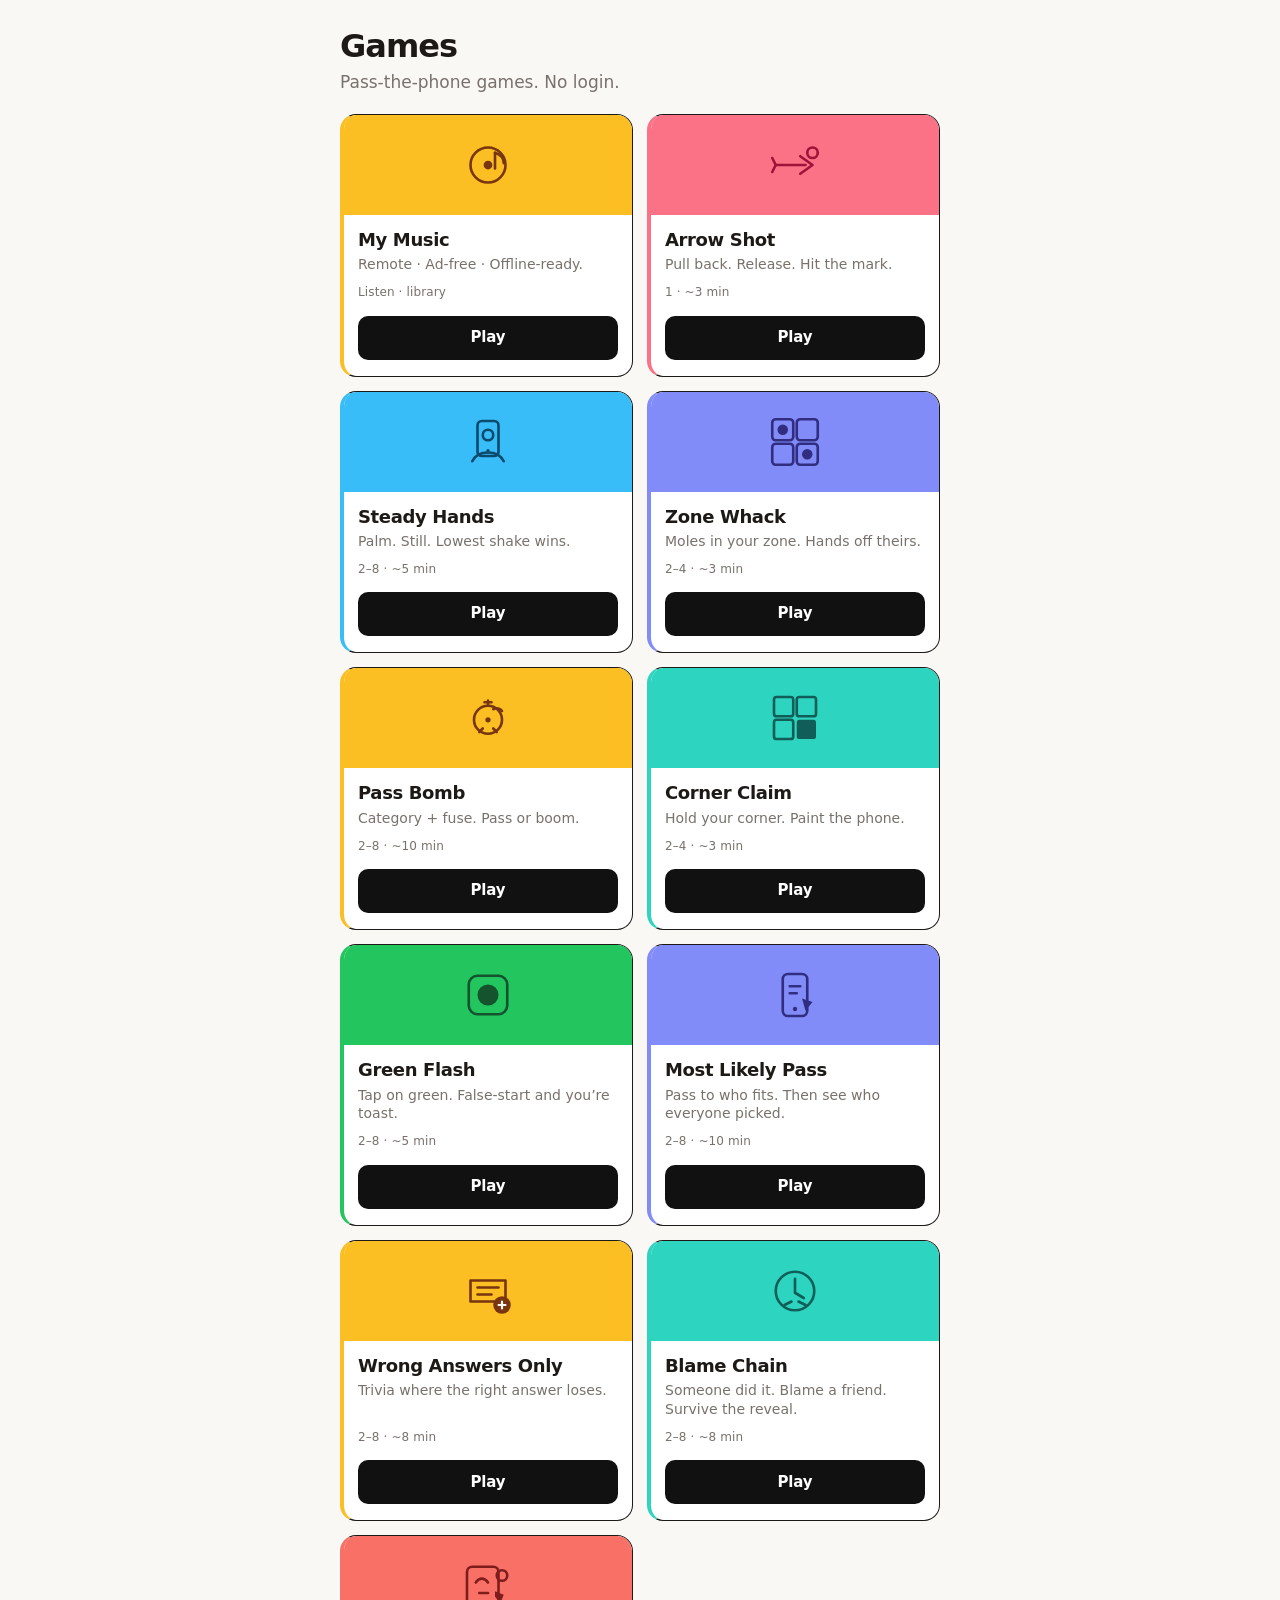
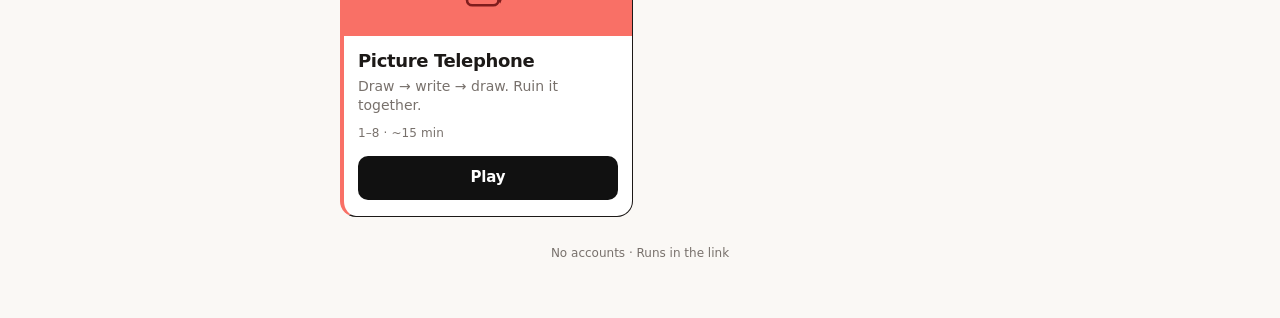
<file: index.html>
<!DOCTYPE html>
<html lang="en">
<head>
  <meta charset="UTF-8" />
  <meta name="viewport" content="width=device-width, initial-scale=1, viewport-fit=cover" />
  <meta name="theme-color" content="#FAF8F5" />
  <meta name="description" content="Pass-the-phone games. No login." />
  <title>Games</title>
  <link rel="icon" href="data:image/svg+xml,%3Csvg xmlns='http://www.w3.org/2000/svg' viewBox='0 0 64 64'%3E%3Crect width='64' height='64' rx='12' fill='%23111111'/%3E%3Ctext x='32' y='42' text-anchor='middle' font-size='28' fill='%23FAF8F5'%3EG%3C/text%3E%3C/svg%3E" />
  <link rel="stylesheet" href="./css/hub.css?v=10" />
</head>
<body>
  <main class="hub">
    <header class="hub-header">
      <h1 class="hub-title">Games</h1>
      <p class="hub-lede">Pass-the-phone games. No login.</p>
    </header>

    <ul class="game-grid" role="list">


      <li>
        <a class="tile tile--playable tile--amber" href="./bhakti-bhajans/">
          <div class="tile-panel" aria-hidden="true">
            <svg class="tile-glyph" viewBox="0 0 64 64" fill="none" xmlns="http://www.w3.org/2000/svg">
              <circle cx="32" cy="32" r="20" stroke="currentColor" stroke-width="3"/>
              <circle cx="32" cy="32" r="5" fill="currentColor"/>
              <path d="M40 18v18" stroke="currentColor" stroke-width="3" stroke-linecap="round"/>
              <path d="M40 18c6 2 10 6 10 12" stroke="currentColor" stroke-width="3" stroke-linecap="round"/>
            </svg>
          </div>
          <div class="tile-body">
            <h2 class="tile-name">My Music</h2>
            <p class="tile-hook">Remote · Ad-free · Offline-ready.</p>
            <p class="tile-meta">Listen · library</p>
            <span class="tile-play">Play</span>
          </div>
        </a>
      </li>



      <li>
        <a class="tile tile--playable tile--rose" href="./games/arrow-shot/">
          <div class="tile-panel" aria-hidden="true">
            <svg class="tile-glyph" viewBox="0 0 64 64" fill="none" xmlns="http://www.w3.org/2000/svg">
              <path d="M10 32h34" stroke="currentColor" stroke-width="3" stroke-linecap="round"/>
              <path d="M38 22l14 10-14 10" stroke="currentColor" stroke-width="3" stroke-linecap="round" stroke-linejoin="round"/>
              <path d="M10 32l-4-8M10 32l-4 8" stroke="currentColor" stroke-width="3" stroke-linecap="round"/>
              <circle cx="52" cy="18" r="6" stroke="currentColor" stroke-width="3"/>
            </svg>
          </div>
          <div class="tile-body">
            <h2 class="tile-name">Arrow Shot</h2>
            <p class="tile-hook">Pull back. Release. Hit the mark.</p>
            <p class="tile-meta">1 · ~3 min</p>
            <span class="tile-play">Play</span>
          </div>
        </a>
      </li>


      <li>
        <a class="tile tile--playable tile--sky" href="./games/steady-hands/">
          <div class="tile-panel" aria-hidden="true">
            <svg class="tile-glyph" viewBox="0 0 64 64" fill="none" xmlns="http://www.w3.org/2000/svg">
              <rect x="20" y="8" width="24" height="40" rx="5" stroke="currentColor" stroke-width="3"/>
              <circle cx="32" cy="42" r="2" fill="currentColor"/>
              <circle cx="32" cy="24" r="6" stroke="currentColor" stroke-width="3"/>
              <path d="M14 54c4-8 10-10 18-10s14 2 18 10" stroke="currentColor" stroke-width="3" stroke-linecap="round"/>
            </svg>
          </div>
          <div class="tile-body">
            <h2 class="tile-name">Steady Hands</h2>
            <p class="tile-hook">Palm. Still. Lowest shake wins.</p>
            <p class="tile-meta">2–8 · ~5 min</p>
            <span class="tile-play">Play</span>
          </div>
        </a>
      </li>


      <li>
        <a class="tile tile--playable tile--indigo" href="./games/zone-whack/">
          <div class="tile-panel" aria-hidden="true">
            <svg class="tile-glyph" viewBox="0 0 64 64" fill="none" xmlns="http://www.w3.org/2000/svg">
              <rect x="6" y="6" width="24" height="24" rx="4" stroke="currentColor" stroke-width="3"/>
              <rect x="34" y="6" width="24" height="24" rx="4" stroke="currentColor" stroke-width="3"/>
              <rect x="6" y="34" width="24" height="24" rx="4" stroke="currentColor" stroke-width="3"/>
              <rect x="34" y="34" width="24" height="24" rx="4" stroke="currentColor" stroke-width="3"/>
              <circle cx="18" cy="18" r="6" fill="currentColor"/>
              <circle cx="46" cy="46" r="6" fill="currentColor"/>
            </svg>
          </div>
          <div class="tile-body">
            <h2 class="tile-name">Zone Whack</h2>
            <p class="tile-hook">Moles in your zone. Hands off theirs.</p>
            <p class="tile-meta">2–4 · ~3 min</p>
            <span class="tile-play">Play</span>
          </div>
        </a>
      </li>


      <li>
        <a class="tile tile--playable tile--amber" href="./games/pass-bomb/">
          <div class="tile-panel" aria-hidden="true">
            <svg class="tile-glyph" viewBox="0 0 64 64" fill="none" xmlns="http://www.w3.org/2000/svg">
              <circle cx="32" cy="34" r="16" stroke="currentColor" stroke-width="3"/>
              <path d="M32 18v-6M28 14h8" stroke="currentColor" stroke-width="3" stroke-linecap="round"/>
              <path d="M38 22c4-2 8-1 10 2" stroke="currentColor" stroke-width="3" stroke-linecap="round"/>
              <circle cx="32" cy="34" r="3" fill="currentColor"/>
              <path d="M22 48l4-4M42 48l-4-4" stroke="currentColor" stroke-width="3" stroke-linecap="round"/>
            </svg>
          </div>
          <div class="tile-body">
            <h2 class="tile-name">Pass Bomb</h2>
            <p class="tile-hook">Category + fuse. Pass or boom.</p>
            <p class="tile-meta">2–8 · ~10 min</p>
            <span class="tile-play">Play</span>
          </div>
        </a>
      </li>


      <li>
        <a class="tile tile--playable tile--teal" href="./games/corner-claim/">
          <div class="tile-panel" aria-hidden="true">
            <svg class="tile-glyph" viewBox="0 0 64 64" fill="none" xmlns="http://www.w3.org/2000/svg">
              <rect x="8" y="8" width="22" height="22" rx="3" stroke="currentColor" stroke-width="3"/>
              <rect x="34" y="8" width="22" height="22" rx="3" stroke="currentColor" stroke-width="3"/>
              <rect x="8" y="34" width="22" height="22" rx="3" stroke="currentColor" stroke-width="3"/>
              <rect x="34" y="34" width="22" height="22" rx="3" fill="currentColor"/>
            </svg>
          </div>
          <div class="tile-body">
            <h2 class="tile-name">Corner Claim</h2>
            <p class="tile-hook">Hold your corner. Paint the phone.</p>
            <p class="tile-meta">2–4 · ~3 min</p>
            <span class="tile-play">Play</span>
          </div>
        </a>
      </li>


      <li>
        <a class="tile tile--playable tile--green" href="./games/green-flash/">
          <div class="tile-panel" aria-hidden="true">
            <svg class="tile-glyph" viewBox="0 0 64 64" fill="none" xmlns="http://www.w3.org/2000/svg">
              <rect x="10" y="10" width="44" height="44" rx="10" stroke="currentColor" stroke-width="3"/>
              <circle cx="32" cy="32" r="12" fill="currentColor"/>
            </svg>
          </div>
          <div class="tile-body">
            <h2 class="tile-name">Green Flash</h2>
            <p class="tile-hook">Tap on green. False-start and you’re toast.</p>
            <p class="tile-meta">2–8 · ~5 min</p>
            <span class="tile-play">Play</span>
          </div>
        </a>
      </li>


      <li>
        <a class="tile tile--playable tile--indigo" href="./games/most-likely-pass/">
          <div class="tile-panel" aria-hidden="true">
            <svg class="tile-glyph" viewBox="0 0 64 64" fill="none" xmlns="http://www.w3.org/2000/svg">
              <rect x="18" y="8" width="28" height="48" rx="6" stroke="currentColor" stroke-width="3"/>
              <circle cx="32" cy="48" r="2.5" fill="currentColor"/>
              <path d="M26 22h12M26 30h8" stroke="currentColor" stroke-width="3" stroke-linecap="round"/>
              <path d="M40 36l12 4-8 10z" fill="currentColor"/>
            </svg>
          </div>
          <div class="tile-body">
            <h2 class="tile-name">Most Likely Pass</h2>
            <p class="tile-hook">Pass to who fits. Then see who everyone picked.</p>
            <p class="tile-meta">2–8 · ~10 min</p>
            <span class="tile-play">Play</span>
          </div>
        </a>
      </li>


      <li>
        <a class="tile tile--playable tile--amber" href="./games/wrong-answers-only/">
          <div class="tile-panel" aria-hidden="true">
            <svg class="tile-glyph" viewBox="0 0 64 64" fill="none" xmlns="http://www.w3.org/2000/svg">
              <path d="M12 44V20h40v24H12z" stroke="currentColor" stroke-width="3" stroke-linejoin="round"/>
              <path d="M20 28h24M20 36h16" stroke="currentColor" stroke-width="3" stroke-linecap="round"/>
              <circle cx="48" cy="48" r="10" fill="currentColor"/>
              <path d="M44 48h8M48 44v8" stroke="#FAF8F5" stroke-width="2.5" stroke-linecap="round"/>
            </svg>
          </div>
          <div class="tile-body">
            <h2 class="tile-name">Wrong Answers Only</h2>
            <p class="tile-hook">Trivia where the right answer loses.</p>
            <p class="tile-meta">2–8 · ~8 min</p>
            <span class="tile-play">Play</span>
          </div>
        </a>
      </li>


      <li>
        <a class="tile tile--playable tile--teal" href="./games/blame-chain/">
          <div class="tile-panel" aria-hidden="true">
            <svg class="tile-glyph" viewBox="0 0 64 64" fill="none" xmlns="http://www.w3.org/2000/svg">
              <circle cx="32" cy="32" r="22" stroke="currentColor" stroke-width="3"/>
              <path d="M32 18v16l10 6" stroke="currentColor" stroke-width="3" stroke-linecap="round" stroke-linejoin="round"/>
              <path d="M20 48l8-4M44 48l-8-4" stroke="currentColor" stroke-width="3" stroke-linecap="round"/>
            </svg>
          </div>
          <div class="tile-body">
            <h2 class="tile-name">Blame Chain</h2>
            <p class="tile-hook">Someone did it. Blame a friend. Survive the reveal.</p>
            <p class="tile-meta">2–8 · ~8 min</p>
            <span class="tile-play">Play</span>
          </div>
        </a>
      </li>


      <li>
        <a class="tile tile--playable tile--coral" href="./games/picture-telephone/">
          <div class="tile-panel" aria-hidden="true">
            <svg class="tile-glyph" viewBox="0 0 64 64" fill="none" xmlns="http://www.w3.org/2000/svg">
              <rect x="8" y="10" width="36" height="44" rx="6" stroke="currentColor" stroke-width="3"/>
              <path d="M18 28c4-6 10-6 14 0M22 40h10" stroke="currentColor" stroke-width="3" stroke-linecap="round"/>
              <path d="M40 38l10 4-4 10-6-8z" fill="currentColor"/>
              <circle cx="48" cy="20" r="6" stroke="currentColor" stroke-width="3"/>
            </svg>
          </div>
          <div class="tile-body">
            <h2 class="tile-name">Picture Telephone</h2>
            <p class="tile-hook">Draw → write → draw. Ruin it together.</p>
            <p class="tile-meta">1–8 · ~15 min</p>
            <span class="tile-play">Play</span>
          </div>
        </a>
      </li>
    </ul>

    <footer class="hub-footer">No accounts · Runs in the link</footer>
  </main>
</body>
</html>
</file>
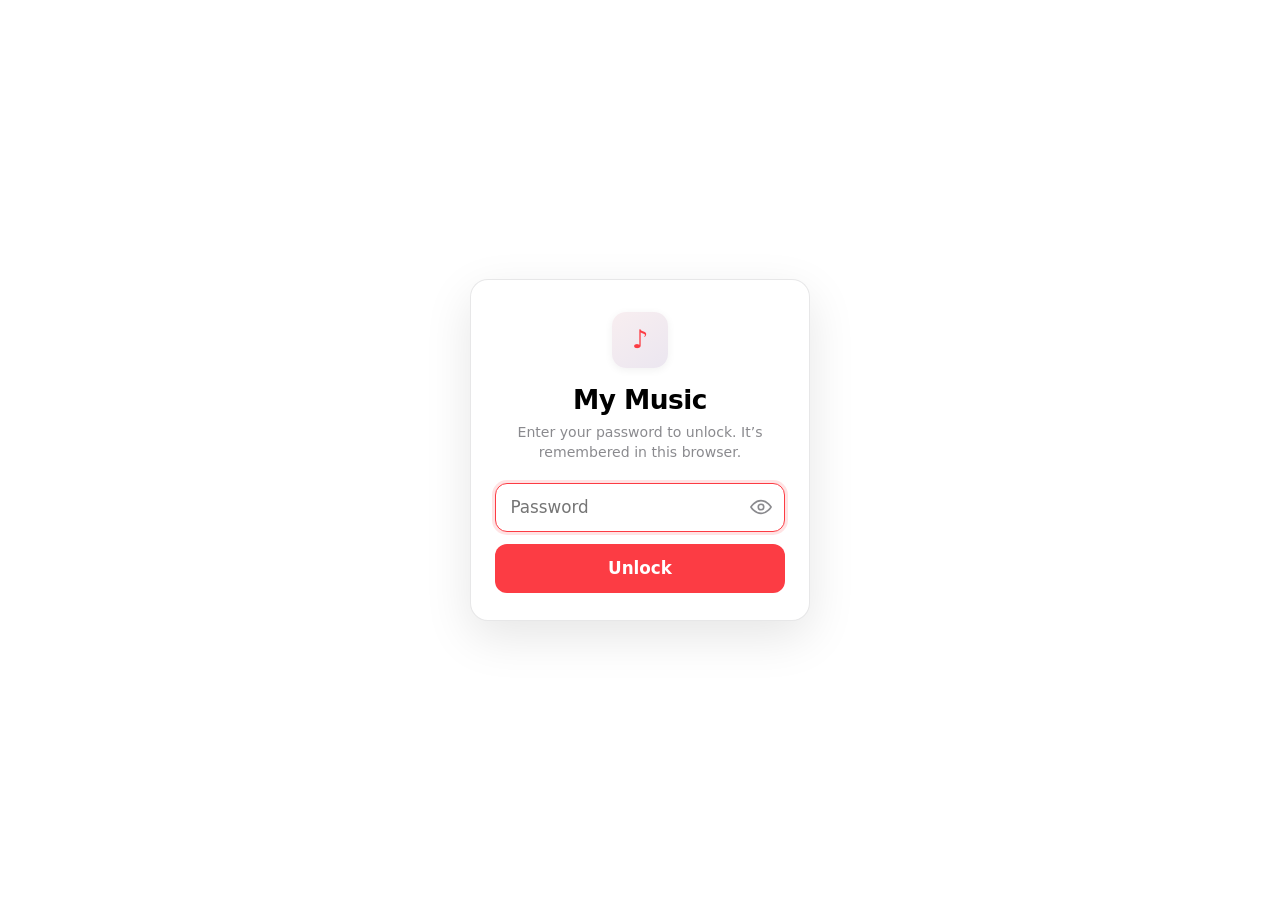
<file: bhakti-bhajans/index.html>
<!DOCTYPE html>
<html lang="en">
<head>
  <meta charset="UTF-8" />
  <meta name="viewport" content="width=device-width, initial-scale=1.0, viewport-fit=cover" />
  <meta name="description" content="My Music — Ad-free · Remote. No tracking." />
  <meta name="theme-color" content="#ffffff" />
  <meta name="apple-mobile-web-app-capable" content="yes" />
  <meta name="apple-mobile-web-app-status-bar-style" content="default" />
  <title>My Music</title>
  <link rel="stylesheet" href="styles.css?v=24" />
</head>
<body>

  <!-- Unlock password is remembered in localStorage -->
  <div id="gate" class="gate" role="dialog" aria-modal="true" aria-labelledby="gateTitle" hidden>
    <div class="gate-panel">
      <div class="gate-glyph" aria-hidden="true">♪</div>
      <h1 id="gateTitle" class="gate-title">My Music</h1>
      <p class="gate-hint">Enter your password to unlock. It’s remembered in this browser.</p>
      <form id="gateForm" class="gate-form" autocomplete="off">
        <label class="visually-hidden" for="gateInput">Password</label>
        <div class="gate-input-wrap">
          <input type="password" id="gateInput" class="gate-input" placeholder="Password" autocomplete="current-password" enterkeyhint="go" autofocus spellcheck="false" />
          <button type="button" id="gateTogglePw" class="gate-toggle-pw" aria-label="Show password" aria-pressed="false" title="Show password">
            <svg class="gate-eye-show" width="22" height="22" viewBox="0 0 24 24" fill="none" stroke="currentColor" stroke-width="1.75" stroke-linecap="round" stroke-linejoin="round" aria-hidden="true"><path d="M1 12s4-7 11-7 11 7 11 7-4 7-11 7S1 12 1 12z"/><circle cx="12" cy="12" r="3"/></svg>
            <svg class="gate-eye-hide" width="22" height="22" viewBox="0 0 24 24" fill="none" stroke="currentColor" stroke-width="1.75" stroke-linecap="round" stroke-linejoin="round" aria-hidden="true" hidden><path d="M17.94 17.94A10.94 10.94 0 0 1 12 19c-7 0-11-7-11-7a21.8 21.8 0 0 1 5.06-5.94"/><path d="M9.9 4.24A10.94 10.94 0 0 1 12 4c7 0 11 7 11 7a21.77 21.77 0 0 1-2.16 3.19"/><path d="M14.12 14.12a3 3 0 1 1-4.24-4.24"/><line x1="1" y1="1" x2="23" y2="23"/></svg>
          </button>
        </div>
        <button type="submit" id="gateUnlock" class="gate-btn">Unlock</button>
        <p id="gateError" class="gate-error" role="alert" hidden></p>
      </form>
    </div>
  </div>

  <main class="app" id="app">
    <!-- LIBRARY HOME -->
    <section id="viewHome" class="view view-home" data-view="home">
      <header class="lib-header">
        <h1 class="lib-title">My Music</h1>
        <p class="lib-subtitle">Ad-free · Remote</p>
        <div class="header-actions">
          <button type="button" id="btnLogout" class="repair-btn" title="Clear password and lock" aria-label="Clear password and lock">Lock</button>
          <button type="button" id="btnRepair" class="repair-btn" title="Clear caches and reload" aria-label="Repair">Repair</button>
        </div>
      </header>

      <div class="search-wrap">
        <label class="visually-hidden" for="searchInput">Find in My Music</label>
        <div class="search-field">
          <span class="search-icon" aria-hidden="true">⌕</span>
          <input type="search" id="searchInput" class="search-input" placeholder="Find in My Music" autocomplete="off" enterkeyhint="search" spellcheck="false" />
        </div>
      </div>

      <div id="homeBrowse">
        <nav class="dest-list" aria-label="Library">
          <button type="button" class="dest-row" data-nav="playlists">
            <span class="dest-label">Playlists</span>
            <span class="dest-chevron" aria-hidden="true">›</span>
          </button>
          <button type="button" class="dest-row" data-nav="songs">
            <span class="dest-label">Songs</span>
            <span class="dest-chevron" aria-hidden="true">›</span>
          </button>
          <button type="button" class="dest-row" data-nav="recent">
            <span class="dest-label">Recently Played</span>
            <span class="dest-chevron" aria-hidden="true">›</span>
          </button>
        </nav>

        <h2 class="section-label">Categories</h2>
        <nav class="dest-list" aria-label="Categories">
          <button type="button" class="dest-row" data-nav="category" data-category="bhakti">
            <span class="dest-label">Bhakti</span>
            <span class="dest-meta" id="countBhakti"></span>
            <span class="dest-chevron" aria-hidden="true">›</span>
          </button>
          <button type="button" class="dest-row" data-nav="category" data-category="folk">
            <span class="dest-label">Folk</span>
            <span class="dest-meta" id="countFolk"></span>
            <span class="dest-chevron" aria-hidden="true">›</span>
          </button>
          <button type="button" class="dest-row" data-nav="category" data-category="other">
            <span class="dest-label">Other</span>
            <span class="dest-meta" id="countOther"></span>
            <span class="dest-chevron" aria-hidden="true">›</span>
          </button>
        </nav>

        <h2 class="section-label">Sources</h2>
        <div class="sources-panel" id="sourcesPanel">
          <div class="sources-toolbar">
            <button type="button" id="btnAddDriveFolder" class="btn-text primary">Add Drive folder</button>
            <button type="button" id="btnPasteFileLinks" class="btn-text">Paste file links</button>
            <button type="button" id="btnRefreshDrive" class="btn-text">Refresh library</button>
            <button type="button" id="btnClearLibrary" class="btn-text danger">Clear library</button>
          </div>
          <p id="driveRefreshStatus" class="sources-status" aria-live="polite"></p>
          <ul id="driveFolderList" class="drive-folder-list" role="list"></ul>
          <p id="driveFoldersEmpty" class="empty-hint sources-empty">No Drive folders yet. Add a shared folder link (Anyone with the link · Viewer). Listing needs no password.</p>
          <p id="driveKeyStatus" class="api-key-status" aria-live="polite"></p>
          <details class="api-key-advanced" id="driveKeyAdvanced">
            <summary class="api-key-summary">Advanced: media proxy (optional)</summary>
            <label class="api-key-label" for="driveProxyInput">Media proxy</label>
            <div class="api-key-row">
              <input type="url" id="driveProxyInput" class="api-key-input" placeholder="https://YOUR_WORKER.workers.dev/?id={id}" autocomplete="off" spellcheck="false" />
              <button type="button" id="btnSaveProxy" class="btn-text">Save</button>
            </div>
            <p class="api-key-hint">Playback uses the password from unlock (stored in this browser). Optional: set a media proxy template with <code>{id}</code> instead. Never commit credentials.</p>
          </details>
          <p class="sources-hint">Refresh lists via your unlock password when possible (complete). Keyless page readers are a fallback and may truncate — use <strong>Paste file links</strong> if a song is missing. Playback needs Anyone with the link · Viewer.</p>
        </div>
      </div>

      <div id="homeSearchResults" class="home-search-results hidden" hidden>
        <p id="searchStatus" class="search-status" aria-live="polite"></p>
        <ul id="searchList" class="track-list" role="list"></ul>
        <p id="searchEmpty" class="empty-hint hidden" hidden>No matching songs.</p>
      </div>
    </section>

    <!-- DRILL-IN: Songs / Category / Recent -->
    <section id="viewList" class="view view-list hidden" data-view="list" hidden>
      <header class="drill-header">
        <button type="button" id="btnBackLibrary" class="back-btn">‹ Library</button>
        <h1 class="drill-title" id="listTitle">Songs</h1>
        <button type="button" id="btnShuffleList" class="header-action hidden" hidden aria-label="Shuffle play">Shuffle</button>
      </header>
      <div class="list-search-wrap" id="listSearchWrap">
        <label class="visually-hidden" for="listSearchInput">Filter songs</label>
        <div class="search-field search-field-compact">
          <span class="search-icon" aria-hidden="true">⌕</span>
          <input type="search" id="listSearchInput" class="search-input" placeholder="Find in Songs" autocomplete="off" enterkeyhint="search" spellcheck="false" />
        </div>
      </div>
      <div class="list-toolbar" id="listToolbar">
        <div class="sort-seg" role="group" aria-label="Sort">
          <button type="button" class="sort-btn active" data-sort="name">Name</button>
          <button type="button" class="sort-btn" data-sort="date">Date</button>
        </div>
        <span class="list-count" id="listCount"></span>
      </div>
      <ul id="songList" class="track-list" role="list"></ul>
      <p id="listEmpty" class="empty-hint hidden" hidden>No songs yet.</p>
    </section>

    <!-- DRILL-IN: Playlists browser -->
    <section id="viewPlaylists" class="view view-playlists hidden" data-view="playlists" hidden>
      <header class="drill-header">
        <button type="button" id="btnBackFromPlaylists" class="back-btn">‹ Library</button>
        <h1 class="drill-title">Playlists</h1>
        <button type="button" id="btnNewPlaylist" class="header-action" aria-label="New playlist">+</button>
      </header>
      <ul id="playlistList" class="playlist-list" role="list"></ul>
      <p id="playlistsEmpty" class="empty-hint hidden" hidden>Create a playlist to organize your library.</p>
    </section>

    <!-- DRILL-IN: Playlist detail -->
    <section id="viewPlaylistDetail" class="view view-playlist-detail hidden" data-view="playlist-detail" hidden>
      <header class="drill-header">
        <button type="button" id="btnBackPlaylists" class="back-btn">‹ Playlists</button>
        <h1 class="drill-title" id="playlistDetailName">Playlist</h1>
        <button type="button" id="btnShufflePlaylist" class="header-action hidden" hidden aria-label="Shuffle play">Shuffle</button>
      </header>
      <div class="playlist-actions-bar">
        <button type="button" id="btnRenamePlaylist" class="btn-text">Rename</button>
        <button type="button" id="btnDeletePlaylist" class="btn-text danger">Delete</button>
      </div>
      <div class="add-track-row">
        <select id="addTrackSelect" class="add-select" aria-label="Add track to playlist">
          <option value="">Add track…</option>
        </select>
        <button type="button" id="btnAddTrack" class="btn-text">Add</button>
      </div>
      <ul id="playlistTracks" class="track-list" role="list"></ul>
      <p id="playlistEmpty" class="empty-hint hidden" hidden>No tracks yet. Add one above.</p>
    </section>
  </main>

  <!-- BOTTOM MINI-BAR -->
  <div id="miniBar" class="mini-bar" role="button" tabindex="0" aria-label="Now playing — tap to expand" hidden>
    <div class="mini-progress" aria-hidden="true"><div class="mini-progress-fill" id="miniProgressFill"></div></div>
    <div class="mini-inner">
      <div class="mini-art" aria-hidden="true"><span>♪</span></div>
      <div class="mini-meta">
        <div class="mini-title" id="miniTitle">Choose something to play</div>
        <div class="mini-artist" id="miniArtist"></div>
      </div>
      <button type="button" id="miniAddToPlaylist" class="mini-add" aria-label="Add to playlist" title="Add to playlist">
        <svg viewBox="0 0 24 24" width="20" height="20" fill="currentColor" aria-hidden="true"><path d="M14 10H2v2h12v-2zm0-4H2v2h12V6zm4 8v-4h-2v4h-4v2h4v4h2v-4h4v-2h-4zM2 16h8v-2H2v2z"/></svg>
      </button>
      <button type="button" id="miniPlay" class="mini-play" aria-label="Play">
        <svg id="miniIconPlay" viewBox="0 0 24 24" width="22" height="22" fill="currentColor" aria-hidden="true"><path d="M8 5v14l11-7L8 5z"/></svg>
        <svg id="miniIconPause" class="hidden" viewBox="0 0 24 24" width="22" height="22" fill="currentColor" aria-hidden="true"><path d="M6 5h4v14H6V5zm8 0h4v14h-4V5z"/></svg>
      </button>
    </div>
  </div>

  <!-- NOW PLAYING SHEET -->
  <div id="nowPlayingSheet" class="np-sheet" hidden aria-hidden="true">
    <div class="np-backdrop" id="npBackdrop"></div>
    <div class="np-panel" role="dialog" aria-modal="true" aria-label="Now Playing">
      <button type="button" id="npClose" class="np-close" aria-label="Close">✕</button>
      <div class="np-art" id="npArt" aria-hidden="true"><span class="np-glyph">♪</span></div>
      <div class="np-meta">
        <h2 id="npTitle">—</h2>
        <p id="npArtist">—</p>
        <p id="npCategory" class="np-cat"></p>
      </div>
      <div class="seek-row">
        <span id="currentTime" class="time">0:00</span>
        <div class="seek-wrap">
          <input type="range" id="seek" class="seek" min="0" max="1000" value="0" step="1" aria-label="Seek" />
        </div>
        <span id="duration" class="time">0:00</span>
      </div>
      <div class="np-buttons" aria-label="Playback controls">
        <button type="button" id="btnShuffle" class="btn btn-icon" aria-label="Shuffle off" title="Shuffle" aria-pressed="false">
          <svg viewBox="0 0 24 24" width="20" height="20" fill="currentColor" aria-hidden="true"><path d="M10.59 9.17 5.41 4 4 5.41l5.17 5.17 1.42-1.41zM14.5 4l2.04 2.04L4 18.59 5.41 20 17.96 7.46 20 9.5V4h-5.5zm.33 9.41-1.41 1.41 3.13 3.13L14.5 20H20v-5.5l-2.04 2.04-3.13-3.13z"/></svg>
        </button>
        <button type="button" id="btnPrev" class="btn btn-icon" aria-label="Previous track" title="Previous (Shift+←)">
          <svg viewBox="0 0 24 24" width="22" height="22" fill="currentColor" aria-hidden="true"><path d="M6 6h2v12H6V6zm3.5 6 8.5 6V6l-8.5 6z"/></svg>
        </button>
        <button type="button" id="btnPlay" class="btn btn-play" aria-label="Play" title="Play (Space)">
          <svg id="iconPlay" viewBox="0 0 24 24" width="32" height="32" fill="currentColor" aria-hidden="true"><path d="M8 5v14l11-7L8 5z"/></svg>
          <svg id="iconPause" class="hidden" viewBox="0 0 24 24" width="32" height="32" fill="currentColor" aria-hidden="true"><path d="M6 5h4v14H6V5zm8 0h4v14h-4V5z"/></svg>
        </button>
        <button type="button" id="btnNext" class="btn btn-icon" aria-label="Next track" title="Next (Shift+→)">
          <svg viewBox="0 0 24 24" width="22" height="22" fill="currentColor" aria-hidden="true"><path d="M16 6h2v12h-2V6zM6 18l8.5-6L6 6v12z"/></svg>
        </button>
        <button type="button" id="btnRepeat" class="btn btn-icon btn-repeat" aria-label="Repeat off" title="Repeat: off" data-mode="off">
          <svg viewBox="0 0 24 24" width="20" height="20" fill="currentColor" aria-hidden="true"><path d="M7 7h10v3l4-4-4-4v3H5v6h2V7zm10 10H7v-3l-4 4 4 4v-3h12v-6h-2v4z"/></svg>
          <span id="repeatBadge" class="repeat-badge hidden" aria-hidden="true">1</span>
        </button>
      </div>
      <div class="volume-row">
        <svg viewBox="0 0 24 24" width="18" height="18" fill="currentColor" aria-hidden="true"><path d="M3 10v4h4l5 5V5L7 10H3zm13.5 2c0-1.77-1-3.29-2.5-4.03v8.05c1.5-.74 2.5-2.26 2.5-4.02z"/></svg>
        <input type="range" id="volume" class="volume" min="0" max="1" step="0.01" value="0.9" aria-label="Volume" />
      </div>
      <div class="np-extra-actions">
        <button type="button" id="btnAddToPlaylist" class="btn-text primary np-add-pl">Add to Playlist</button>
      </div>
    </div>
  </div>

  <dialog id="addToPlaylistDialog" class="name-dialog atp-dialog">
    <div class="name-form atp-form">
      <h3 id="addToPlaylistTitle">Add to Playlist</h3>
      <p id="addToPlaylistStatus" class="atp-status" hidden></p>
      <ul id="addToPlaylistList" class="atp-list" role="list"></ul>
      <div class="name-actions atp-actions">
        <button type="button" id="btnAddToPlaylistNew" class="btn-text primary">New Playlist</button>
        <button type="button" id="btnAddToPlaylistCancel" class="btn-text">Cancel</button>
      </div>
    </div>
  </dialog>

  <dialog id="nameDialog" class="name-dialog">
    <form method="dialog" id="nameForm" class="name-form">
      <h3 id="nameDialogTitle">New playlist</h3>
      <input type="text" id="nameInput" class="name-input" maxlength="60" placeholder="Playlist name" autocomplete="off" />
      <div class="name-actions">
        <button type="submit" value="cancel" class="btn-text">Cancel</button>
        <button type="submit" value="ok" class="btn-text primary" id="nameOk">Save</button>
      </div>
    </form>
  </dialog>


  <dialog id="driveFolderDialog" class="name-dialog">
    <form method="dialog" id="driveFolderForm" class="name-form">
      <h3 id="driveFolderDialogTitle">Add Drive folder</h3>
      <p class="dialog-hint">Paste a shared folder URL (Anyone with the link · Viewer). No password needed.</p>
      <input type="url" id="driveFolderInput" class="name-input" placeholder="https://drive.google.com/drive/folders/…" autocomplete="off" spellcheck="false" />
      <div class="name-actions">
        <button type="submit" value="cancel" class="btn-text">Cancel</button>
        <button type="submit" value="ok" class="btn-text primary" id="driveFolderOk">Add</button>
      </div>
    </form>
  </dialog>

  <dialog id="driveFilesDialog" class="name-dialog drive-files-dialog">
    <form method="dialog" id="driveFilesForm" class="name-form">
      <h3 id="driveFilesDialogTitle">Paste Drive file links</h3>
      <p class="dialog-hint">One per line: <code>https://drive.google.com/file/d/…/view</code> or <code>Name.mp3 | url</code>. Files must be shared Anyone with the link.</p>
      <textarea id="driveFilesInput" class="drive-files-input" rows="8" placeholder="https://drive.google.com/file/d/FILE_ID/view&#10;Bhajan.mp3 | https://drive.google.com/file/d/FILE_ID/view" spellcheck="false"></textarea>
      <div class="name-actions">
        <button type="submit" value="cancel" class="btn-text">Cancel</button>
        <button type="submit" value="ok" class="btn-text primary" id="driveFilesOk">Import</button>
      </div>
    </form>
  </dialog>

  <audio id="audio" preload="auto" playsinline webkit-playsinline x-webkit-airplay="allow"></audio>
  <script src="drive.js?v=24"></script>
  <script src="app.js?v=24"></script>
</body>
</html>
</file>
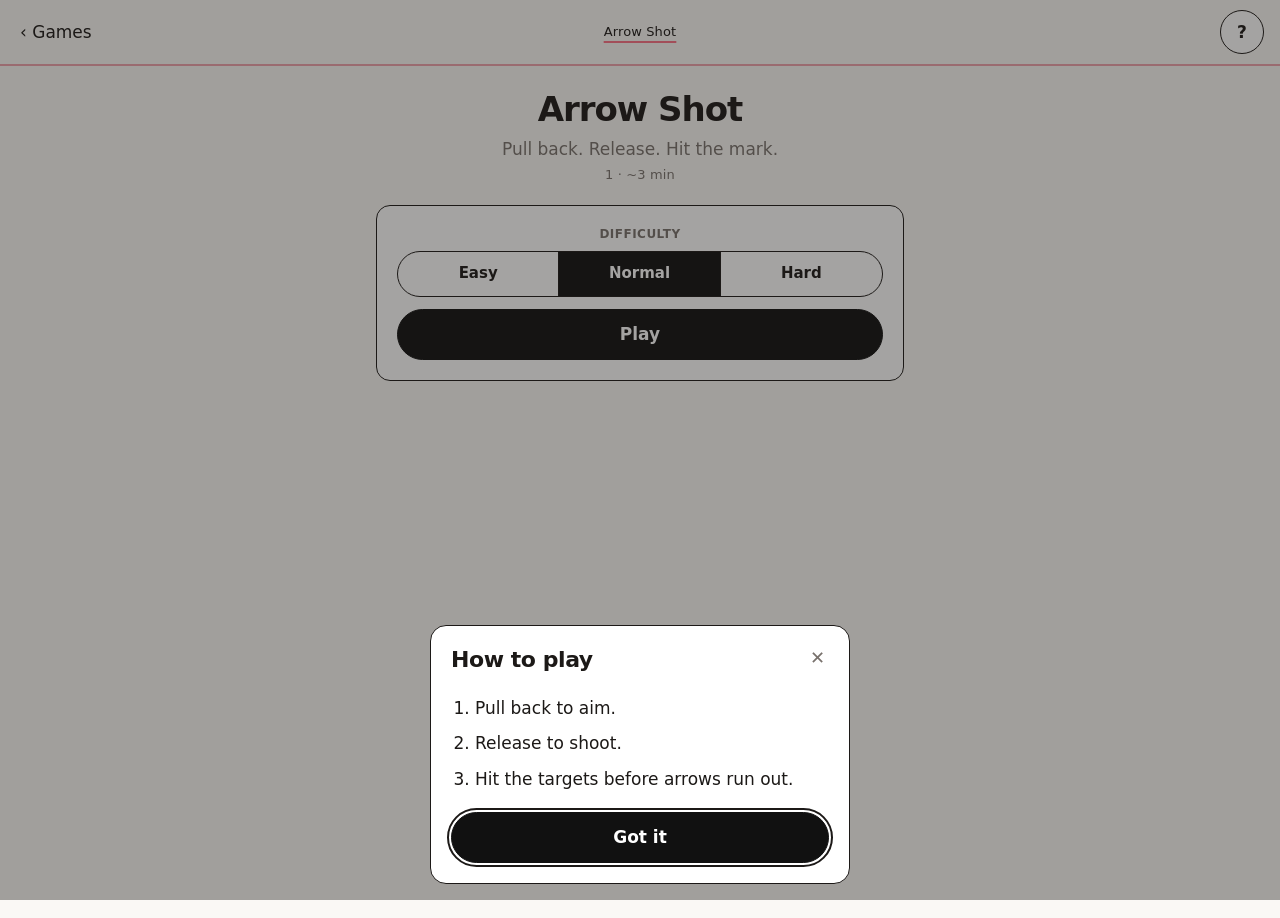
<file: games/arrow-shot/index.html>
<!DOCTYPE html>
<html lang="en">
<head>
  <meta charset="UTF-8" />
  <meta name="color-scheme" content="light dark" />
  <meta name="theme-color" content="#FFF1F2" media="(prefers-color-scheme: light)" />
  <meta name="theme-color" content="#0A0A0A" media="(prefers-color-scheme: dark)" />
  <meta name="viewport" content="width=device-width, initial-scale=1, viewport-fit=cover, user-scalable=no" />
  <meta name="description" content="Pull back. Release. Hit the mark." />
  <title>Arrow Shot</title>
  <link rel="icon" href="data:image/svg+xml,%3Csvg xmlns='http://www.w3.org/2000/svg' viewBox='0 0 64 64'%3E%3Crect width='64' height='64' rx='12' fill='%23111111'/%3E%3Cpath d='M14 32h32M40 24l10 8-10 8' stroke='%23FB7185' stroke-width='4' stroke-linecap='round' stroke-linejoin='round' fill='none'/%3E%3C/svg%3E" />
  <link rel="stylesheet" href="./css/styles.css" />
</head>
<body>
  <header class="topbar" role="banner">
    <a class="topbar-back" href="../../">‹ Games</a>
    <h1 class="topbar-title">Arrow Shot</h1>
    <button type="button" class="topbar-help" id="btn-howto" aria-label="How to play">?</button>
  </header>

  <div id="app">
    <section id="screen-home" class="screen">
      <header class="brand">
        <h2 class="display">Arrow Shot</h2>
        <p class="lede">Pull back. Release. Hit the mark.</p>
        <p class="caption meta-line">1 · ~3 min</p>
      </header>
      <div class="card stack">
        <div class="hardness" role="group" aria-label="Difficulty">
          <span class="hardness-label">Difficulty</span>
          <div class="seg" id="hardness-seg">
            <button type="button" class="seg-btn" data-hardness="easy" aria-pressed="false">Easy</button>
            <button type="button" class="seg-btn" data-hardness="normal" aria-pressed="true">Normal</button>
            <button type="button" class="seg-btn" data-hardness="hard" aria-pressed="false">Hard</button>
          </div>
        </div>
        <button type="button" class="btn btn-primary btn-block" id="btn-play">Play</button>
      </div>
    </section>

    <section id="screen-play" class="screen screen-play">
      <div class="play-hud" aria-live="polite">
        <span class="hud-item"><span class="hud-label">Arrows</span> <strong id="hud-arrows">5</strong></span>
        <span class="hud-item"><span class="hud-label">Hits</span> <strong id="hud-hits">0</strong></span>
        <span class="hud-item"><span class="hud-label">Score</span> <strong id="hud-score">0</strong></span>
        <span class="hud-item"><span class="hud-label">Level</span> <strong id="hud-hardness">Normal</strong></span>
      </div>
      <div class="stage-wrap">
        <canvas id="stage" width="360" height="520" aria-label="Archery stage — drag to aim, release to shoot"></canvas>
        <div class="feedback" id="feedback" hidden aria-live="assertive"></div>
      </div>
      <p class="hint center play-hint" id="play-hint">Drag back to aim · release to shoot</p>
    </section>

    <section id="screen-results" class="screen">
      <header class="brand">
        <h2 class="title">Results</h2>
        <p class="lede caption" id="results-sub">Nice shooting</p>
      </header>
      <div class="card">
        <div class="results-stats" id="results-stats">
          <div class="stat">
            <span class="stat-label">Hits</span>
            <span class="stat-value" id="stat-hits">0</span>
          </div>
          <div class="stat">
            <span class="stat-label">Score</span>
            <span class="stat-value accent" id="stat-score">0</span>
          </div>
          <div class="stat">
            <span class="stat-label">Arrows</span>
            <span class="stat-value" id="stat-arrows">0 / 5</span>
          </div>
        </div>
        <p class="hint center" id="results-note"></p>
        <div class="stack" style="margin-top:16px">
          <button type="button" class="btn btn-primary btn-block" id="btn-again">Again</button>
          <a class="btn btn-ghost btn-block" href="../../">All games</a>
        </div>
      </div>
    </section>
  </div>

  <div id="howto-overlay" class="sheet-overlay" hidden>
    <div class="sheet" role="dialog" aria-modal="true" aria-labelledby="howto-title" id="howto-sheet">
      <div class="sheet-header">
        <h2 class="title" id="howto-title">How to play</h2>
        <button type="button" class="sheet-close" id="btn-howto-close" aria-label="Close">✕</button>
      </div>
      <ol class="howto-steps">
        <li>Pull back to aim.</li>
        <li>Release to shoot.</li>
        <li>Hit the targets before arrows run out.</li>
      </ol>
      <button type="button" class="btn btn-primary btn-block" id="btn-howto-gotit">Got it</button>
    </div>
  </div>

  <script src="../shared/vendor/matter.min.js"></script>
  <script type="module" src="./js/app.js"></script>
</body>
</html>
</file>
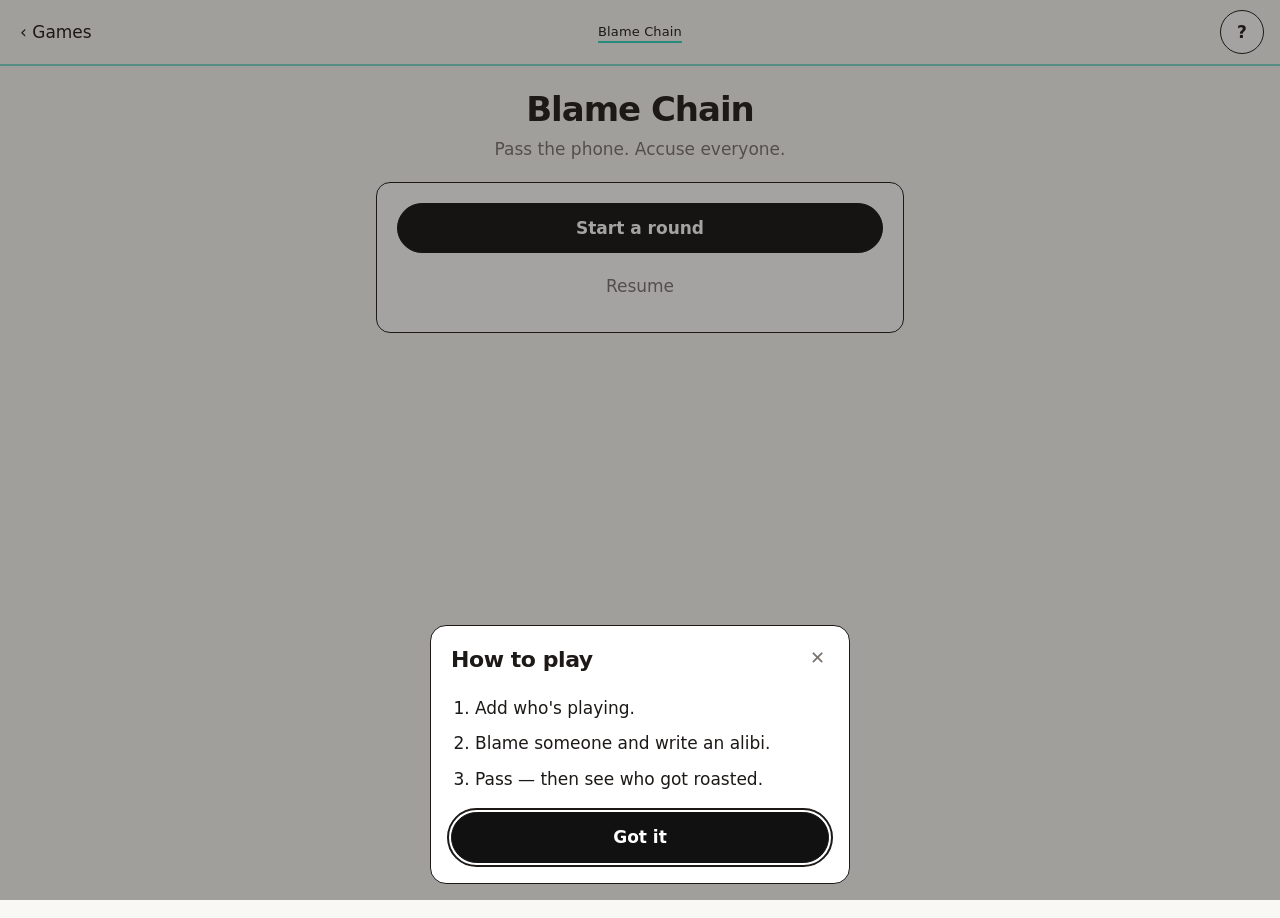
<file: games/blame-chain/index.html>
<!DOCTYPE html>
<html lang="en">
<head>
  <meta charset="UTF-8" />
  <meta name="color-scheme" content="light dark" />
  <meta name="theme-color" content="#F0FDFA" media="(prefers-color-scheme: light)" />
  <meta name="theme-color" content="#0A0A0A" media="(prefers-color-scheme: dark)" />
  <meta name="viewport" content="width=device-width, initial-scale=1, viewport-fit=cover" />
  <meta name="description" content="Someone did it. Blame a friend. Survive the reveal." />
  <title>Blame Chain</title>
  <link rel="icon" href="data:image/svg+xml,%3Csvg xmlns='http://www.w3.org/2000/svg' viewBox='0 0 64 64'%3E%3Crect width='64' height='64' rx='12' fill='%23111111'/%3E%3Ctext x='32' y='44' text-anchor='middle' font-size='28' fill='%23FAF8F5'%3E!%3C/text%3E%3C/svg%3E" />
  <link rel="stylesheet" href="./css/styles.css" />
</head>
<body>
  <header class="topbar" role="banner">
    <a class="topbar-back" href="../../">‹ Games</a>
    <h1 class="topbar-title">Blame Chain</h1>
    <button type="button" class="topbar-help" id="btn-howto" aria-label="How to play">?</button>
  </header>

  <div id="app">
    <!-- HOME -->
    <section id="screen-home" class="screen">
      <header class="brand">
        <h2 class="display">Blame Chain</h2>
        <p class="lede">Pass the phone. Accuse everyone.</p>
      </header>
      <div class="card stack">
        <button type="button" class="btn btn-primary btn-block" id="btn-start">Start a round</button>
        <button type="button" class="btn btn-ghost btn-block" id="btn-resume" hidden>Resume</button>
      </div>
    </section>

    <!-- NAMES -->
    <section id="screen-names" class="screen">
      <header class="brand">
        <h2 class="title">Who's playing?</h2>
        <p class="lede caption" id="names-count">0 / 8</p>
      </header>
      <div class="card">
        <div class="chips" id="name-chips" aria-live="polite"></div>
        <p class="hint">2–8 · prefilled · edit a chip or Shuffle</p>
        <div class="name-add" style="margin-top:8px">
          <button type="button" class="btn btn-block" id="btn-add-name">+ Add player</button>
        </div>
        <div class="stack" style="margin-top:16px">
          <button type="button" class="btn btn-primary btn-block" id="btn-names-start" disabled>Start</button>
          <button type="button" class="btn btn-ghost btn-block" id="btn-names-shuffle">Shuffle names</button>
          <button type="button" class="btn btn-ghost btn-block" id="btn-names-back">Back</button>
        </div>
      </div>
    </section>

    <!-- TURN: curtain state + blame+alibi act -->
    <section id="screen-turn" class="screen">
      <div id="turn-curtain" class="curtain" hidden>
        <h2 class="title" id="pass-title">Pass to <strong>Maya</strong></h2>
        <p class="lede" id="pass-sub">Don't peek.</p>
        <button type="button" class="btn btn-primary" id="btn-im">I'm Maya</button>
      </div>
      <div id="turn-act" hidden>
        <div class="row spread">
          <span class="pill" id="blame-who">Maya</span>
          <span class="caption" id="blame-progress">1 / 4</span>
        </div>
        <div class="prompt-chip" id="blame-prompt"></div>
        <button type="button" class="btn btn-ghost btn-block" id="btn-turn-shuffle" hidden style="margin-bottom:8px">Shuffle</button>
        <p class="hint" id="blame-hint">Tap who did it</p>
        <div class="pick-list" id="blame-list" role="listbox" aria-label="Who to blame"></div>
        <label class="label" for="alibi-input">Alibi</label>
        <textarea id="alibi-input" maxlength="80" placeholder="One-line alibi…" rows="3"></textarea>
        <p class="hint" id="alibi-count">0/80</p>
        <div class="sticky-cta">
          <button type="button" class="btn btn-primary btn-block" id="btn-turn-done" disabled>Done</button>
        </div>
      </div>
    </section>

    <!-- REVEAL -->
    <section id="screen-reveal" class="screen">
      <header class="brand">
        <h2 class="title">The accusations</h2>
        <p class="lede caption" id="reveal-counter">1 / 1</p>
      </header>
      <div class="card">
        <div id="reveal-body" class="reveal-body"></div>
        <div class="reveal-nav">
          <button type="button" class="btn" id="btn-reveal-prev">Back</button>
          <button type="button" class="btn btn-primary" id="btn-reveal-next">Next</button>
        </div>
        <button type="button" class="btn btn-ghost btn-block" id="btn-show-all" hidden style="margin-top:12px">Show all</button>
      </div>
    </section>

    <!-- BOARD -->
    <section id="screen-board" class="screen">
      <header class="brand">
        <h2 class="title">Results</h2>
        <p class="lede caption" id="board-sub">Main suspect + counts</p>
      </header>
      <div class="card">
        <ol class="board-list" id="board-list"></ol>
        <div class="stack" style="margin-top:16px">
          <button type="button" class="btn btn-primary btn-block" id="btn-another">Another round</button>
          <button type="button" class="btn btn-ghost btn-block" id="btn-new-game">New game</button>
          <a class="btn btn-ghost btn-block" href="../../">All games</a>
        </div>
      </div>
    </section>
  </div>

  <div id="howto-overlay" class="sheet-overlay" hidden>
    <div class="sheet" role="dialog" aria-modal="true" aria-labelledby="howto-title" id="howto-sheet">
      <div class="sheet-header">
        <h2 class="title" id="howto-title">How to play</h2>
        <button type="button" class="sheet-close" id="btn-howto-close" aria-label="Close">✕</button>
      </div>
      <ol class="howto-steps">
        <li>Add who's playing.</li>
        <li>Blame someone and write an alibi.</li>
        <li>Pass — then see who got roasted.</li>
      </ol>
      <button type="button" class="btn btn-primary btn-block" id="btn-howto-gotit">Got it</button>
    </div>
  </div>

  <script type="module" src="./js/app.js"></script>
</body>
</html>
</file>
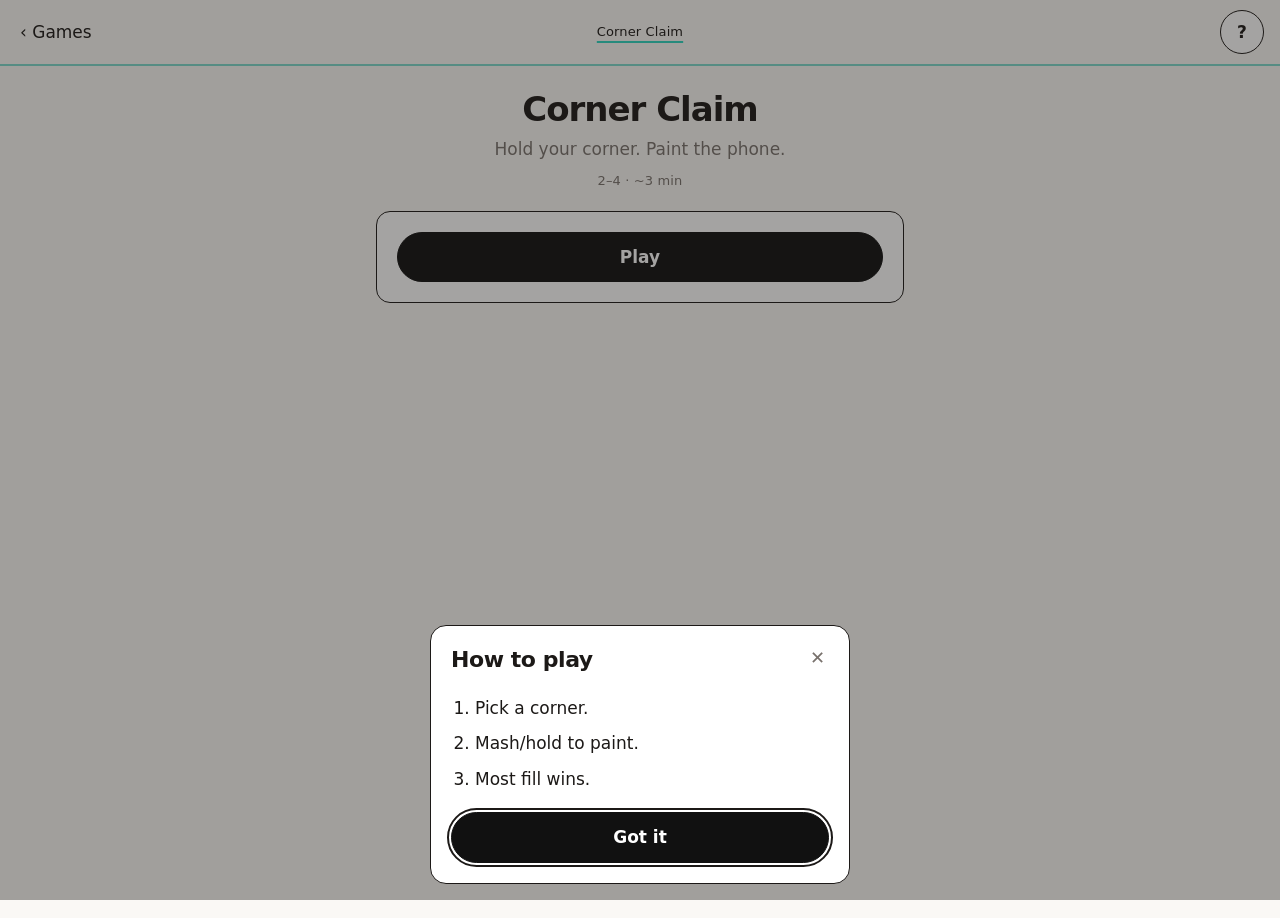
<file: games/corner-claim/index.html>
<!DOCTYPE html>
<html lang="en">
<head>
  <meta charset="UTF-8" />
  <meta name="color-scheme" content="light dark" />
  <meta name="theme-color" content="#F0FDFA" media="(prefers-color-scheme: light)" />
  <meta name="theme-color" content="#0A0A0A" media="(prefers-color-scheme: dark)" />
  <meta name="viewport" content="width=device-width, initial-scale=1, viewport-fit=cover, user-scalable=no" />
  <meta name="description" content="Hold your corner. Paint the phone. Most fill wins." />
  <title>Corner Claim</title>
  <link rel="icon" href="data:image/svg+xml,%3Csvg xmlns='http://www.w3.org/2000/svg' viewBox='0 0 64 64'%3E%3Crect width='64' height='64' rx='12' fill='%23111111'/%3E%3Cpath d='M8 8h24v24H8zM32 8h24v24H32zM8 32h24v24H8zM32 32h24v24H32z' fill='%232DD4BF'/%3E%3C/svg%3E" />
  <link rel="stylesheet" href="./css/styles.css" />
</head>
<body>
  <header class="topbar" role="banner">
    <a class="topbar-back" href="../../">‹ Games</a>
    <h1 class="topbar-title">Corner Claim</h1>
    <button type="button" class="topbar-help" id="btn-howto" aria-label="How to play">?</button>
  </header>

  <div id="app">
    <!-- HOME -->
    <section id="screen-home" class="screen">
      <header class="brand">
        <h2 class="display">Corner Claim</h2>
        <p class="lede">Hold your corner. Paint the phone.</p>
        <p class="caption meta-line">2–4 · ~3 min</p>
      </header>
      <div class="card stack">
        <button type="button" class="btn btn-primary btn-block" id="btn-play">Play</button>
      </div>
    </section>

    <!-- COUNT -->
    <section id="screen-count" class="screen">
      <header class="brand">
        <h2 class="title">How many players?</h2>
        <p class="lede caption">Everyone grabs a corner at once.</p>
      </header>
      <div class="card">
        <div class="count-grid" role="group" aria-label="Player count">
          <button type="button" class="count-btn" data-count="2" aria-pressed="false">2</button>
          <button type="button" class="count-btn" data-count="3" aria-pressed="false">3</button>
          <button type="button" class="count-btn" data-count="4" aria-pressed="false">4</button>
        </div>
        <p class="hint" id="count-hint">3–4 work best in landscape.</p>
        <div class="stack" style="margin-top:16px">
          <button type="button" class="btn btn-primary btn-block" id="btn-count-go" disabled>Grab corners</button>
          <button type="button" class="btn btn-ghost btn-block" id="btn-count-back">Back</button>
        </div>
      </div>
    </section>

    <!-- ARENA: countdown + paint -->
    <section id="screen-arena" class="screen screen--arena">
      <div id="arena" class="arena" aria-live="polite">
        <!-- zones injected -->
      </div>
      <div id="arena-hud" class="arena-hud" aria-hidden="true">
        <div id="arena-center" class="arena-center">
          <p class="arena-phase" id="arena-phase">Grab your corner</p>
          <p class="arena-timer" id="arena-timer">3</p>
        </div>
      </div>
    </section>

    <!-- RESULTS -->
    <section id="screen-results" class="screen">
      <header class="brand">
        <h2 class="title">Results</h2>
        <p class="lede" id="results-winner">Winner</p>
      </header>
      <div class="card">
        <ol class="board-list" id="results-list"></ol>
        <div class="stack" style="margin-top:16px">
          <button type="button" class="btn btn-primary btn-block" id="btn-again">Play again</button>
          <button type="button" class="btn btn-ghost btn-block" id="btn-change-count">Change players</button>
          <a class="btn btn-ghost btn-block" href="../../">All games</a>
        </div>
      </div>
    </section>
  </div>

  <!-- Landscape gate (3–4) -->
  <div id="landscape-gate" class="landscape-gate" hidden>
    <div class="landscape-card">
      <p class="landscape-icon" aria-hidden="true">↻</p>
      <h2 class="title">Rotate to landscape</h2>
      <p class="lede">3–4 players need the wide layout.</p>
    </div>
  </div>

  <div id="howto-overlay" class="sheet-overlay" hidden>
    <div class="sheet" role="dialog" aria-modal="true" aria-labelledby="howto-title" id="howto-sheet">
      <div class="sheet-header">
        <h2 class="title" id="howto-title">How to play</h2>
        <button type="button" class="sheet-close" id="btn-howto-close" aria-label="Close">✕</button>
      </div>
      <ol class="howto-steps">
        <li>Pick a corner.</li>
        <li>Mash/hold to paint.</li>
        <li>Most fill wins.</li>
      </ol>
      <button type="button" class="btn btn-primary btn-block" id="btn-howto-gotit">Got it</button>
    </div>
  </div>

  <script type="module" src="./js/app.js"></script>
</body>
</html>
</file>
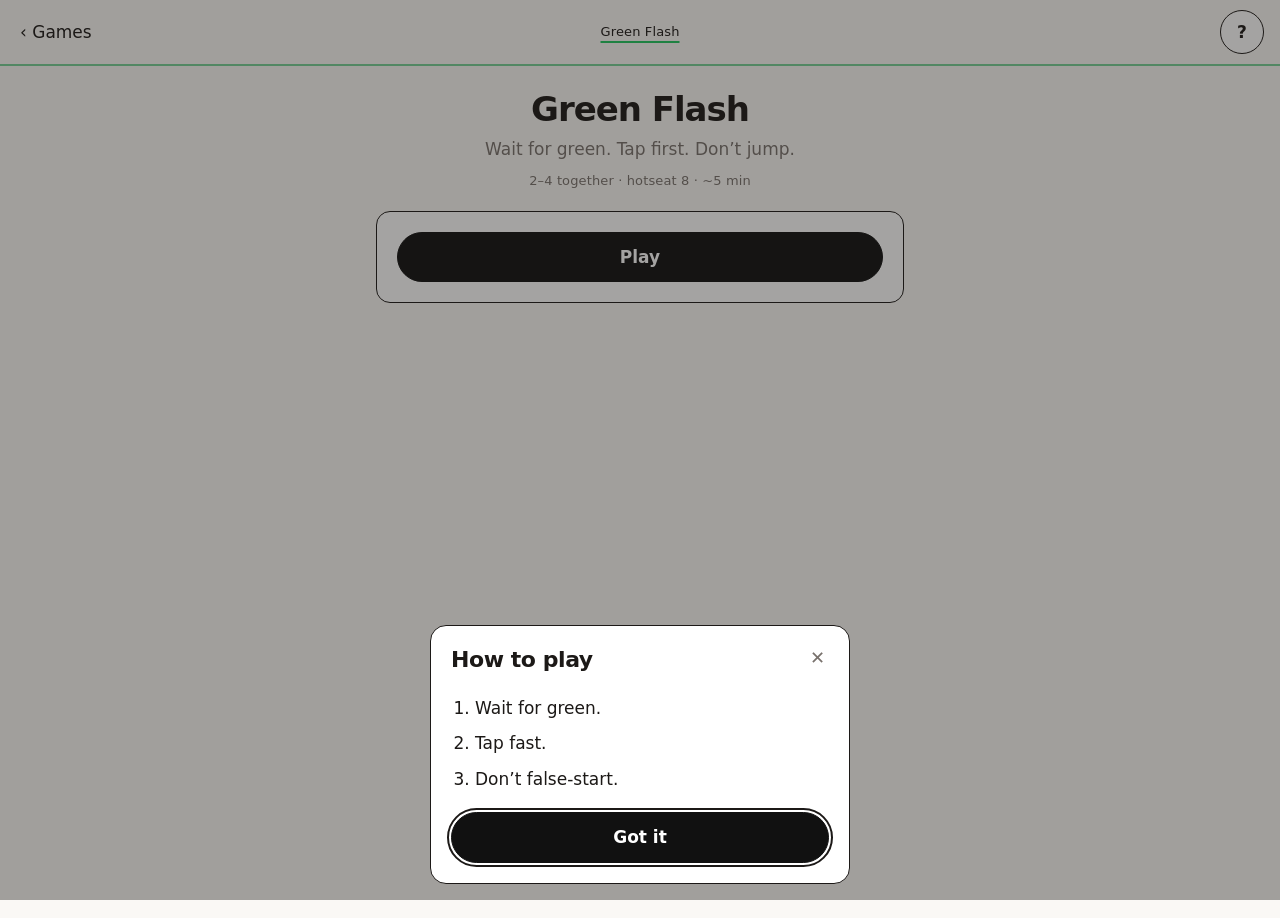
<file: games/green-flash/index.html>
<!DOCTYPE html>
<html lang="en">
<head>
  <meta charset="UTF-8" />
  <meta name="color-scheme" content="light dark" />
  <meta name="theme-color" content="#FAF8F5" media="(prefers-color-scheme: light)" />
  <meta name="theme-color" content="#0A0A0A" media="(prefers-color-scheme: dark)" />
  <meta name="viewport" content="width=device-width, initial-scale=1, viewport-fit=cover" />
  <meta name="description" content="Tap on green. False-start and you’re toast." />
  <title>Green Flash</title>
  <link rel="icon" href="data:image/svg+xml,%3Csvg xmlns='http://www.w3.org/2000/svg' viewBox='0 0 64 64'%3E%3Crect width='64' height='64' rx='12' fill='%23111111'/%3E%3Ccircle cx='32' cy='32' r='14' fill='%2322C55E'/%3E%3C/svg%3E" />
  <link rel="stylesheet" href="./css/styles.css" />
</head>
<body>
  <header class="topbar" role="banner">
    <a class="topbar-back" href="../../">‹ Games</a>
    <h1 class="topbar-title">Green Flash</h1>
    <button type="button" class="topbar-help" id="btn-howto" aria-label="How to play">?</button>
  </header>

  <div id="app">
    <!-- HOME -->
    <section id="screen-home" class="screen active">
      <header class="brand">
        <h2 class="display">Green Flash</h2>
        <p class="lede">Wait for green. Tap first. Don’t jump.</p>
        <p class="caption meta-line">2–4 together · hotseat 8 · ~5 min</p>
      </header>
      <div class="card stack">
        <button type="button" class="btn btn-primary btn-block" id="btn-play">Play</button>
      </div>
    </section>

    <!-- MODE -->
    <section id="screen-mode" class="screen">
      <header class="brand">
        <h2 class="title">Mode</h2>
        <p class="lede">Versus split or pass-the-phone</p>
      </header>
      <div class="card stack">
        <button type="button" class="btn btn-primary btn-block mode-card" id="btn-mode-versus">
          <span class="mode-name">Versus</span>
          <span class="mode-desc">2–4 on one screen · split zones</span>
        </button>
        <button type="button" class="btn btn-block mode-card" id="btn-mode-hotseat">
          <span class="mode-name">Hotseat</span>
          <span class="mode-desc">2–8 · pass the phone · best ms</span>
        </button>
        <button type="button" class="btn btn-ghost btn-block" id="btn-mode-back">Back</button>
      </div>
    </section>

    <!-- VERSUS COUNT -->
    <section id="screen-versus-count" class="screen">
      <header class="brand">
        <h2 class="title">Players</h2>
        <p class="lede">Everyone grabs a zone</p>
      </header>
      <div class="card">
        <div class="count-grid" role="group" aria-label="Player count">
          <button type="button" class="btn count-btn" data-count="2">2</button>
          <button type="button" class="btn count-btn" data-count="3">3</button>
          <button type="button" class="btn count-btn" data-count="4">4</button>
        </div>
        <p class="hint" id="versus-count-hint">3–4 need landscape</p>
        <div class="stack" style="margin-top:16px">
          <button type="button" class="btn btn-primary btn-block" id="btn-versus-start" disabled>Start</button>
          <button type="button" class="btn btn-ghost btn-block" id="btn-versus-back">Back</button>
        </div>
      </div>
    </section>

    <!-- HOTSEAT NAMES -->
    <section id="screen-names" class="screen">
      <header class="brand">
        <h2 class="title">Who’s playing?</h2>
        <p class="lede caption" id="names-count">0 / 8</p>
      </header>
      <div class="card">
        <div class="chips" id="name-chips" aria-live="polite"></div>
        <p class="hint">2–8 · prefilled · edit a chip or Shuffle</p>
        <div class="name-add" style="margin-top:8px">
          <button type="button" class="btn btn-block" id="btn-add-name">+ Add player</button>
        </div>
        <div class="stack" style="margin-top:16px">
          <button type="button" class="btn btn-primary btn-block" id="btn-names-start" disabled>Start</button>
          <button type="button" class="btn btn-ghost btn-block" id="btn-names-shuffle">Shuffle names</button>
          <button type="button" class="btn btn-ghost btn-block" id="btn-names-back">Back</button>
        </div>
      </div>
    </section>

    <!-- LANDSCAPE GATE -->
    <section id="screen-rotate" class="screen">
      <div class="rotate-gate">
        <div class="rotate-icon" aria-hidden="true">↻</div>
        <h2 class="title">Rotate to landscape</h2>
        <p class="lede">3–4 players need a wide screen so everyone gets a zone.</p>
        <button type="button" class="btn btn-ghost" id="btn-rotate-back">Back</button>
      </div>
    </section>

    <!-- VERSUS ARENA -->
    <section id="screen-versus" class="screen screen--arena">
      <div class="arena-hud" id="versus-hud"></div>
      <div class="arena" id="versus-arena"></div>
      <div class="arena-banner" id="versus-banner" hidden></div>
    </section>

    <!-- HOTSEAT PASS -->
    <section id="screen-pass" class="screen">
      <div class="curtain" id="pass-curtain">
        <h2 class="title" id="pass-title">Pass to <strong>Maya</strong></h2>
        <p class="lede" id="pass-sub">Don’t peek.</p>
        <p class="caption" id="pass-meta">Trial 1 / 3</p>
        <button type="button" class="btn btn-primary" id="btn-im">I’m Maya</button>
      </div>
    </section>

    <!-- HOTSEAT ARENA -->
    <section id="screen-hotseat" class="screen screen--arena">
      <div class="hotseat-meta">
        <span class="pill" id="hotseat-who">Maya</span>
        <span class="caption" id="hotseat-progress">Trial 1 / 3</span>
      </div>
      <div class="hotseat-pad" id="hotseat-pad">
        <p class="hotseat-prompt" id="hotseat-prompt">Wait…</p>
        <p class="hotseat-ms" id="hotseat-ms" hidden></p>
      </div>
      <div class="arena-banner" id="hotseat-banner" hidden></div>
    </section>

    <!-- ROUND / TRIAL RESULT (shared lightweight) -->
    <section id="screen-round" class="screen">
      <header class="brand">
        <h2 class="title" id="round-title">Round</h2>
        <p class="lede" id="round-lede"></p>
      </header>
      <div class="card stack">
        <p class="result-big" id="round-big"></p>
        <p class="caption" id="round-sub"></p>
        <div id="round-scores" class="score-mini"></div>
        <button type="button" class="btn btn-primary btn-block" id="btn-round-next">Next</button>
      </div>
    </section>

    <!-- PODIUM / RESULTS -->
    <section id="screen-results" class="screen">
      <header class="brand">
        <h2 class="title">Results</h2>
        <p class="lede caption" id="results-sub">Best of 5</p>
      </header>
      <div class="card">
        <ol class="podium" id="podium-list"></ol>
        <div class="stack" style="margin-top:16px">
          <button type="button" class="btn btn-primary btn-block" id="btn-again">Play again</button>
          <button type="button" class="btn btn-ghost btn-block" id="btn-new-game">New game</button>
          <a class="btn btn-ghost btn-block" href="../../">All games</a>
        </div>
      </div>
    </section>
  </div>

  <div id="play-rotate-gate" class="play-rotate-gate" hidden>
    <p class="rotate-title">Rotate to landscape</p>
    <p class="rotate-sub">3–4 players need a wider screen</p>
  </div>

  <div id="howto-overlay" class="sheet-overlay" hidden>
    <div class="sheet" role="dialog" aria-modal="true" aria-labelledby="howto-title" id="howto-sheet">
      <div class="sheet-header">
        <h2 class="title" id="howto-title">How to play</h2>
        <button type="button" class="sheet-close" id="btn-howto-close" aria-label="Close">✕</button>
      </div>
      <ol class="howto-steps">
        <li>Wait for green.</li>
        <li>Tap fast.</li>
        <li>Don’t false-start.</li>
      </ol>
      <button type="button" class="btn btn-primary btn-block" id="btn-howto-gotit">Got it</button>
    </div>
  </div>

  <script type="module" src="./js/app.js"></script>
</body>
</html>
</file>
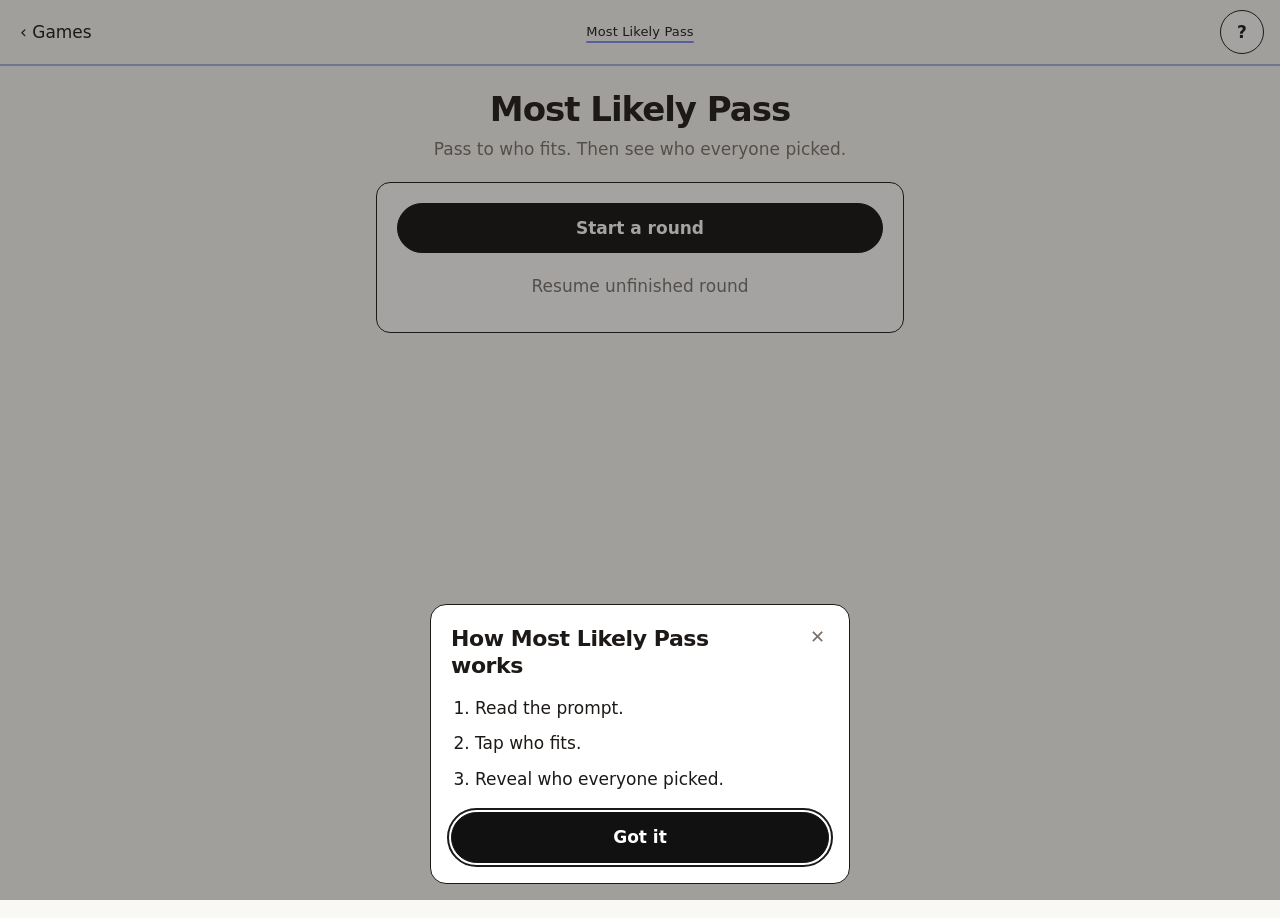
<file: games/most-likely-pass/index.html>
<!DOCTYPE html>
<html lang="en">
<head>
  <meta charset="UTF-8" />
  <meta name="color-scheme" content="light dark" />
  <meta name="theme-color" content="#EEF2FF" media="(prefers-color-scheme: light)" />
  <meta name="theme-color" content="#0A0A0A" media="(prefers-color-scheme: dark)" />
  <meta name="viewport" content="width=device-width, initial-scale=1, viewport-fit=cover" />
  <meta name="description" content="Pass to who fits. Then see who everyone picked." />
  <title>Most Likely Pass</title>
  <link rel="icon" href="data:image/svg+xml,%3Csvg xmlns='http://www.w3.org/2000/svg' viewBox='0 0 64 64'%3E%3Crect width='64' height='64' rx='12' fill='%23111111'/%3E%3Ctext x='32' y='42' text-anchor='middle' font-size='22' fill='%23FAF8F5'%3EM%3C/text%3E%3C/svg%3E" />
  <link rel="stylesheet" href="./css/styles.css" />
</head>
<body>
  <header class="topbar" role="banner">
    <a class="topbar-back" href="../../">‹ Games</a>
    <h1 class="topbar-title">Most Likely Pass</h1>
    <button type="button" class="topbar-help" id="btn-howto" aria-label="How to play">?</button>
  </header>

  <div id="app">
    <section id="screen-home" class="screen active">
      <header class="brand">
        <h2 class="display">Most Likely Pass</h2>
        <p class="lede">Pass to who fits. Then see who everyone picked.</p>
      </header>
      <div class="card stack">
        <button type="button" class="btn btn-primary btn-block" id="btn-start">Start a round</button>
        <button type="button" class="btn btn-ghost btn-block" id="btn-resume" hidden>Resume unfinished round</button>
      </div>
    </section>

    <section id="screen-names" class="screen">
      <header class="brand">
        <h2 class="title">Who’s playing?</h2>
        <p class="lede caption">2–8 people · same phone</p>
      </header>
      <div class="card">
        <div class="chips" id="name-chips" aria-live="polite"></div>
        <p class="hint" id="names-hint">2–8 · prefilled · edit or Shuffle</p>
        <div class="add-row" style="margin-top:8px">
          <button type="button" class="btn btn-block" id="btn-add-name">+ Add player</button>
        </div>
        <div class="stack" style="margin-top:16px">
          <button type="button" class="btn btn-primary btn-block" id="btn-names-go" disabled>Start</button>
          <button type="button" class="btn btn-ghost btn-block" id="btn-names-shuffle">Shuffle names</button>
          <button type="button" class="btn btn-ghost btn-block" id="btn-names-back">Back</button>
        </div>
      </div>
    </section>

    <!-- TURN: curtain state + pick -->
    <section id="screen-turn" class="screen">
      <div id="turn-curtain" class="curtain" hidden>
        <h2 class="title" id="pass-title">Pass to …</h2>
        <p class="sub">Don’t peek.</p>
        <button type="button" class="btn btn-primary" id="btn-pass-ready">I’m …</button>
      </div>
      <div id="turn-act" hidden>
        <div class="row spread">
          <span class="caption" id="pick-who">Your turn</span>
          <span class="caption" id="pick-progress">1 / 3</span>
        </div>
        <p class="prompt-chip" id="pick-prompt">Most likely to…</p>
        <button type="button" class="btn btn-ghost btn-block" id="btn-turn-shuffle" hidden style="margin-bottom:8px">Shuffle</button>
        <p class="caption" id="pick-empty">Who fits? Tap to pick.</p>
        <div class="name-list" id="pick-list" role="listbox" aria-label="Pick who fits"></div>
        <div class="sticky-cta">
          <button type="button" class="btn btn-primary btn-block" id="btn-pick-done" disabled hidden>Done</button>
        </div>
      </div>
    </section>

    <section id="screen-reveal" class="screen">
      <header class="brand">
        <h2 class="title">Who picked whom</h2>
        <p class="lede caption" id="reveal-counter">1 / 1</p>
      </header>
      <div class="card">
        <div class="reveal-beat" id="reveal-beat">
          <div class="reveal-from" id="reveal-from"></div>
          <div class="reveal-arrow">→</div>
          <div class="reveal-to" id="reveal-to"></div>
        </div>
        <div class="reveal-nav">
          <button type="button" class="btn" id="btn-reveal-prev">Back</button>
          <button type="button" class="btn btn-primary" id="btn-reveal-next">Next</button>
        </div>
        <button type="button" class="btn btn-ghost btn-block" id="btn-show-all" hidden style="margin-top:12px">Show all</button>
        <ul class="pick-list" id="reveal-all" hidden></ul>
      </div>
    </section>

    <section id="screen-wrapped" class="screen">
      <header class="brand">
        <h2 class="title">Results</h2>
        <p class="lede caption">Wrapped</p>
        <p class="lede caption" id="wrapped-prompt"></p>
      </header>
      <div class="card">
        <div class="stat-block magnet">
          <p class="stat-label">1 · Phone Magnet</p>
          <p class="stat-value" id="stat-magnet">—</p>
        </div>
        <div class="stat-block">
          <p class="stat-label">2 · Under the Radar</p>
          <p class="stat-value" id="stat-radar">—</p>
        </div>
        <div class="stat-block mutuals">
          <p class="stat-label">3 · Mutuals</p>
          <p class="stat-value" id="stat-mutuals">None this round</p>
        </div>
        <ul class="tally" id="tally-list" aria-label="Pick counts"></ul>
        <div class="stack" style="margin-top:20px">
          <button type="button" class="btn btn-primary btn-block" id="btn-another">Another round</button>
          <button type="button" class="btn btn-ghost btn-block" id="btn-new-game">New game</button>
          <a class="btn btn-ghost btn-block" href="../../">All games</a>
        </div>
      </div>
    </section>
  </div>

  <div id="howto-overlay" class="sheet-overlay" hidden>
    <div class="sheet" role="dialog" aria-modal="true" aria-labelledby="howto-title" id="howto-sheet">
      <div class="sheet-header">
        <h2 class="title" id="howto-title">How Most Likely Pass works</h2>
        <button type="button" class="sheet-close" id="btn-howto-close" aria-label="Close">✕</button>
      </div>
      <ol class="howto-steps">
        <li>Read the prompt.</li>
        <li>Tap who fits.</li>
        <li>Reveal who everyone picked.</li>
      </ol>
      <button type="button" class="btn btn-primary btn-block" id="btn-howto-gotit">Got it</button>
    </div>
  </div>

  <script type="module" src="./js/app.js"></script>
</body>
</html>
</file>
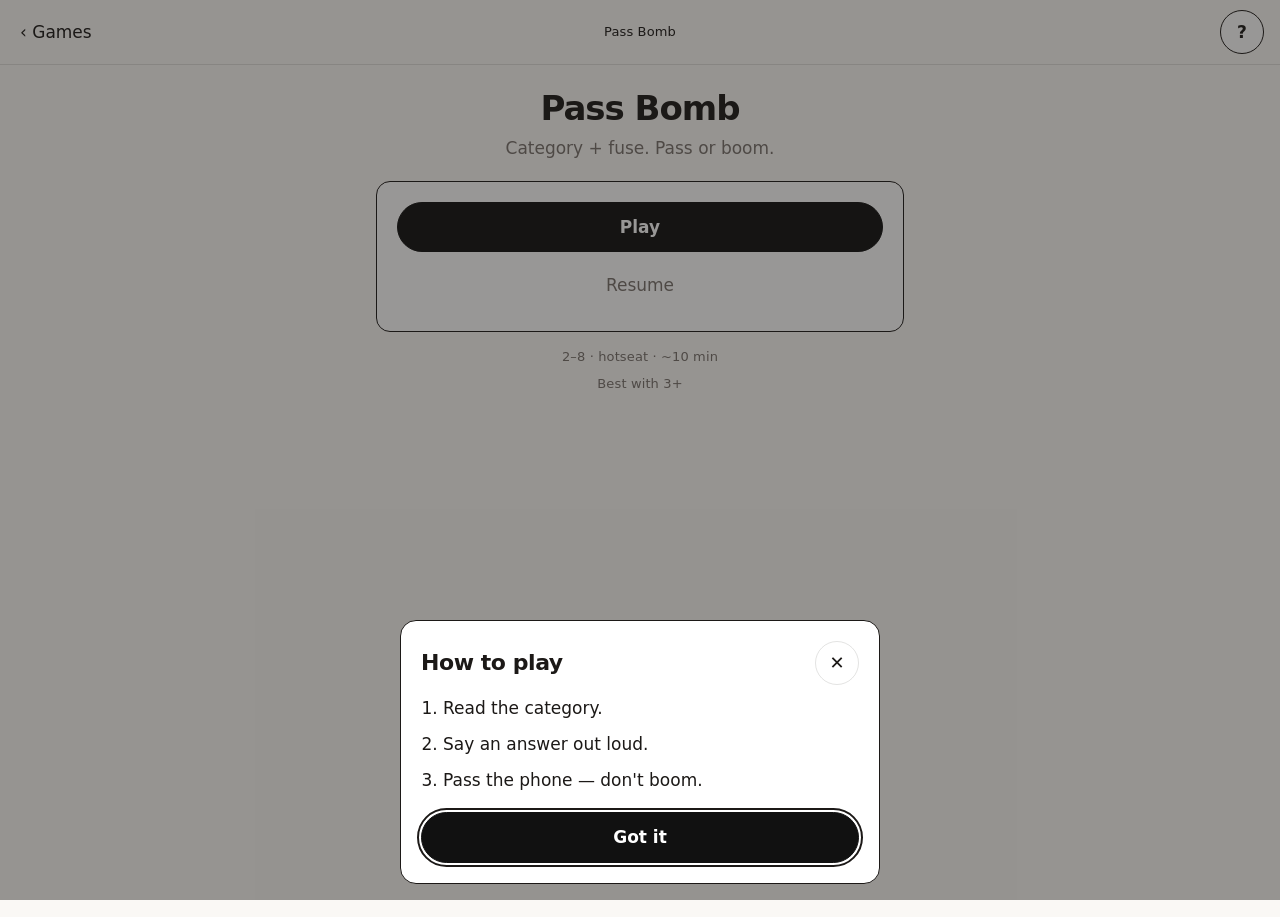
<file: games/pass-bomb/index.html>
<!DOCTYPE html>
<html lang="en">
<head>
  <meta charset="UTF-8" />
  <meta name="color-scheme" content="light dark" />
  <meta name="theme-color" content="#FFFBEB" media="(prefers-color-scheme: light)" />
  <meta name="theme-color" content="#0A0A0A" media="(prefers-color-scheme: dark)" />
  <meta name="viewport" content="width=device-width, initial-scale=1, viewport-fit=cover" />
  <meta name="description" content="Category + fuse. Pass or boom." />
  <title>Pass Bomb</title>
  <link rel="icon" href="data:image/svg+xml,%3Csvg xmlns='http://www.w3.org/2000/svg' viewBox='0 0 64 64'%3E%3Crect width='64' height='64' rx='12' fill='%23111111'/%3E%3Ctext x='32' y='44' text-anchor='middle' font-size='28' fill='%23FBBF24'%3E!%3C/text%3E%3C/svg%3E" />
  <link rel="stylesheet" href="./css/styles.css" />
</head>
<body>
  <header class="topbar" role="banner">
    <a class="topbar-back" href="../../">‹ Games</a>
    <h1 class="topbar-title">Pass Bomb</h1>
    <button type="button" class="topbar-help" id="btn-howto" aria-label="How to play">?</button>
  </header>

  <div id="app">
    <!-- HOME -->
    <section id="screen-home" class="screen">
      <header class="brand">
        <h2 class="display">Pass Bomb</h2>
        <p class="lede">Category + fuse. Pass or boom.</p>
      </header>
      <div class="card stack">
        <button type="button" class="btn btn-primary btn-block" id="btn-start">Play</button>
        <button type="button" class="btn btn-ghost btn-block" id="btn-resume" hidden>Resume</button>
      </div>
      <p class="meta-line caption">2–8 · hotseat · ~10 min</p>
      <p class="meta-line caption">Best with 3+</p>
    </section>

    <!-- NAMES -->
    <section id="screen-names" class="screen">
      <header class="brand">
        <h2 class="title">Who's playing?</h2>
        <p class="lede caption" id="names-count">0 / 8</p>
      </header>
      <div class="card">
        <div class="chips" id="name-chips" aria-live="polite"></div>
        <p class="hint">2–8 · Best with 3+ · prefilled · edit or Shuffle</p>
        <div class="name-add" style="margin-top:8px">
          <button type="button" class="btn btn-block" id="btn-add-name">+ Add player</button>
        </div>
        <div class="stack" style="margin-top:16px">
          <button type="button" class="btn btn-primary btn-block" id="btn-names-start" disabled>Start</button>
          <button type="button" class="btn btn-ghost btn-block" id="btn-names-shuffle">Shuffle names</button>
          <button type="button" class="btn btn-ghost btn-block" id="btn-names-back">Back</button>
        </div>
      </div>
    </section>

    <!-- PLAY: curtain + fuse act -->
    <section id="screen-play" class="screen">
      <div id="play-curtain" class="curtain" hidden>
        <h2 class="title" id="pass-title">Pass to <strong>Maya</strong></h2>
        <p class="lede" id="pass-sub">Don't peek.</p>
        <button type="button" class="btn btn-primary" id="btn-im">I'm Maya</button>
      </div>
      <div id="play-act" hidden>
        <div class="row spread">
          <span class="pill" id="play-who">Maya</span>
          <span class="caption" id="play-alive">4 left</span>
        </div>
        <p class="hint accent-hint">Name one out loud</p>
        <div class="prompt-chip lg" id="play-category" aria-live="polite"></div>
        <div class="fuse-wrap" aria-hidden="true">
          <div class="fuse-track">
            <div class="fuse-fill" id="fuse-fill"></div>
          </div>
          <div class="fuse-spark" id="fuse-spark"></div>
        </div>
        <p class="hint center" id="fuse-hint">Pass before it explodes</p>
        <div class="sticky-cta">
          <button type="button" class="btn btn-primary btn-block btn-pass" id="btn-pass">Pass</button>
        </div>
      </div>
    </section>

    <!-- BOOM -->
    <section id="screen-boom" class="screen">
      <header class="brand">
        <h2 class="display boom-title">Boom</h2>
        <p class="lede" id="boom-who"><strong>Maya</strong> is out</p>
      </header>
      <div class="card stack">
        <p class="caption" id="boom-alive">3 still in</p>
        <button type="button" class="btn btn-primary btn-block" id="btn-boom-next">Next category</button>
      </div>
    </section>

    <!-- RESULTS -->
    <section id="screen-results" class="screen">
      <header class="brand">
        <h2 class="title">Results</h2>
        <p class="lede caption" id="results-sub">Survivors</p>
      </header>
      <div class="card">
        <ol class="board-list" id="results-list"></ol>
        <div class="stack" style="margin-top:16px">
          <button type="button" class="btn btn-primary btn-block" id="btn-another">Another round</button>
          <button type="button" class="btn btn-ghost btn-block" id="btn-new-game">New game</button>
          <a class="btn btn-ghost btn-block" href="../../">All games</a>
        </div>
      </div>
    </section>
  </div>

  <div id="howto-overlay" class="sheet-overlay" hidden>
    <div class="sheet" role="dialog" aria-modal="true" aria-labelledby="howto-title" id="howto-sheet">
      <div class="sheet-header">
        <h2 class="title" id="howto-title">How to play</h2>
        <button type="button" class="sheet-close" id="btn-howto-close" aria-label="Close">✕</button>
      </div>
      <ol class="howto-steps">
        <li>Read the category.</li>
        <li>Say an answer out loud.</li>
        <li>Pass the phone — don't boom.</li>
      </ol>
      <button type="button" class="btn btn-primary btn-block" id="btn-howto-gotit">Got it</button>
    </div>
  </div>

  <script type="module" src="./js/app.js"></script>
</body>
</html>
</file>
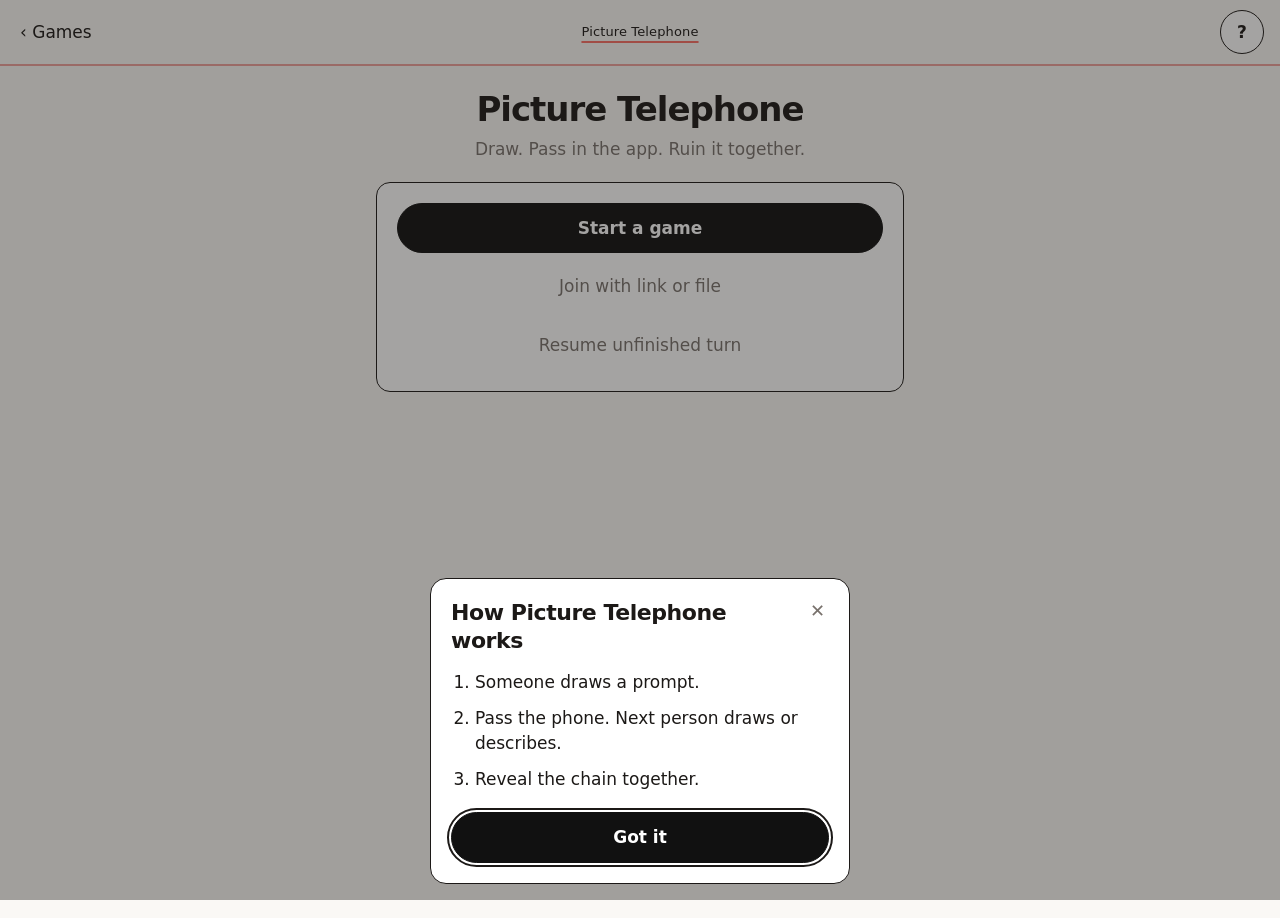
<file: games/picture-telephone/index.html>
<!DOCTYPE html>
<html lang="en">
<head>
  <meta charset="UTF-8" />
  <meta name="viewport" content="width=device-width, initial-scale=1, viewport-fit=cover" />
  <meta name="color-scheme" content="light dark" />
  <meta name="theme-color" content="#FFF1F0" media="(prefers-color-scheme: light)" />
  <meta name="theme-color" content="#0A0A0A" media="(prefers-color-scheme: dark)" />
  <meta name="description" content="Draw. Pass in the app. Ruin it together." />
  <title>Picture Telephone</title>
  <link rel="icon" href="data:image/svg+xml,%3Csvg xmlns='http://www.w3.org/2000/svg' viewBox='0 0 64 64'%3E%3Crect width='64' height='64' rx='12' fill='%23111111'/%3E%3Ctext x='32' y='44' text-anchor='middle' font-size='28' fill='%23FAF8F5'%3E%E2%9C%8E%3C/text%3E%3C/svg%3E" />
  <link rel="stylesheet" href="./css/styles.css" />
</head>
<body>
  <header class="topbar" role="banner">
    <a class="topbar-back" href="../../">‹ Games</a>
    <h1 class="topbar-title">Picture Telephone</h1>
    <button type="button" class="topbar-help" id="btn-howto" aria-label="How to play">?</button>
  </header>

  <div id="app">
    <!-- GAME HOME -->
    <section id="screen-home" class="screen">
      <header class="brand">
        <h2 class="display">Picture Telephone</h2>
        <p class="lede">Draw. Pass in the app. Ruin it together.</p>
      </header>
      <div class="card stack">
        <button type="button" class="btn btn-primary btn-block" id="btn-start">Start a game</button>
        <button type="button" class="btn btn-ghost btn-block" id="btn-join-paste">Join with link or file</button>
        <button type="button" class="btn btn-ghost btn-block" id="btn-resume" hidden>Resume unfinished turn</button>
      </div>
    </section>

    <!-- JOIN LINK -->
    <section id="screen-join-link" class="screen">
      <header class="brand">
        <h2 class="title">Join</h2>
      </header>
      <div class="card">
        <label class="label" for="paste-link">Paste share link or hash</label>
        <textarea id="paste-link" placeholder="https://…#pt1.… or pt1.…"></textarea>
        <div class="stack" style="margin-top:16px">
          <button type="button" class="btn btn-primary btn-block" id="btn-paste-go">Open game</button>
          <button type="button" class="btn btn-ghost btn-block" id="btn-paste-back">Back</button>
        </div>
        <div class="divider">or</div>
        <div class="file-drop">
          <label class="label" for="import-file">Import turn file</label>
          <input type="file" id="import-file" accept=".json,.pturn.json,application/json" />
        </div>
      </div>
    </section>

    <!-- SETUP -->
    <section id="screen-setup" class="screen">
      <header class="brand">
        <h2 class="title">New game</h2>
      </header>
      <div class="card">
        <span class="label">How many players?</span>
        <div class="count-picker" role="group" aria-label="Player count">
          <button type="button" data-n="1">1</button>
          <button type="button" data-n="2" class="active">2</button>
          <button type="button" data-n="3">3</button>
          <button type="button" data-n="4">4</button>
          <button type="button" data-n="5">5</button>
          <button type="button" data-n="6">6</button>
          <button type="button" data-n="7">7</button>
          <button type="button" data-n="8">8</button>
        </div>
        <p class="hint" id="count-hint">2 players · 2 turns</p>

        <div id="solo-name-wrap">
          <label class="label" for="player-name">Your name</label>
          <input type="text" id="player-name" maxlength="24" autocomplete="nickname" placeholder="e.g. Sam" />
        </div>

        <div id="roster-wrap" hidden>
          <span class="label">Player names</span>
          <div class="roster-list" id="roster-list" aria-live="polite"></div>
          <button type="button" class="btn btn-ghost btn-block" id="btn-shuffle-names" style="margin-top:8px">Shuffle names</button>
          <p class="hint">Edit any seat or shuffle for new stand-ins.</p>
        </div>

        <div id="solo-turns-wrap" hidden>
          <span class="label">How many turns?</span>
          <div class="count-picker turns-picker" role="group" aria-label="Solo turn count">
            <button type="button" data-turns="3">3</button>
            <button type="button" data-turns="4" class="active">4</button>
            <button type="button" data-turns="5">5</button>
          </div>
        </div>

        <span class="label">Prompt</span>
        <div class="prompt-box" id="prompt-preview">A cat wearing sunglasses</div>
        <div class="row">
          <button type="button" class="btn btn-sm" id="btn-random-prompt">Random</button>
        </div>
        <label class="label" for="custom-prompt">Or type your own</label>
        <input type="text" id="custom-prompt" maxlength="120" placeholder="Optional custom prompt" />

        <div class="stack" style="margin-top:16px">
          <button type="button" class="btn btn-primary btn-block" id="btn-setup-go">Start drawing</button>
          <button type="button" class="btn btn-ghost btn-block" id="btn-setup-back">Back</button>
        </div>
      </div>
    </section>

    <!-- JOIN (name before turn from link) -->
    <section id="screen-join" class="screen">
      <header class="brand">
        <h2 class="title">Your turn</h2>
        <p class="lede caption" id="join-progress">Turn 1 of 3</p>
      </header>
      <div class="card">
        <p class="callout" id="join-role">Describe what you see</p>
        <label class="label" for="join-name">Your name</label>
        <input type="text" id="join-name" maxlength="24" autocomplete="nickname" placeholder="e.g. Alex" />
        <div class="stack" style="margin-top:16px">
          <button type="button" class="btn btn-primary btn-block" id="btn-join-go">Open turn</button>
          <button type="button" class="btn btn-ghost btn-block" id="btn-join-back">Home</button>
        </div>
      </div>
    </section>

    <!-- DRAW -->
    <section id="screen-draw" class="screen screen-sticky">
      <div class="row spread">
        <span class="pill" id="draw-who">Your turn to draw</span>
        <span class="caption" id="draw-progress-label"></span>
      </div>
      <div id="progress-bar" class="progress" aria-hidden="true"></div>
      <div class="prompt-box" id="draw-prompt">Prompt</div>
      <div class="canvas-wrap">
        <canvas id="draw-canvas" aria-label="Drawing canvas"></canvas>
      </div>
      <div class="toolbar">
        <div class="pen-sizes" role="group" aria-label="Pen size">
          <button type="button" class="pen-btn" data-w="2" title="Thin" aria-label="Thin"><i style="width:6px;height:6px"></i></button>
          <button type="button" class="pen-btn active" data-w="4" title="Medium" aria-label="Medium"><i style="width:10px;height:10px"></i></button>
          <button type="button" class="pen-btn" data-w="8" title="Thick" aria-label="Thick"><i style="width:14px;height:14px"></i></button>
        </div>
        <button type="button" class="btn btn-sm" id="btn-undo">Undo</button>
        <button type="button" class="btn btn-sm" id="btn-clear">Clear</button>
      </div>
      <div class="sticky-cta sticky-cta--strong">
        <button type="button" class="btn btn-primary btn-block btn-done" id="btn-draw-submit">Done drawing</button>
      </div>
    </section>

    <!-- DESCRIBE -->
    <section id="screen-describe" class="screen screen-sticky">
      <div class="row spread">
        <span class="pill" id="describe-who">What is this?</span>
        <span class="caption" id="describe-progress-label"></span>
      </div>
      <div class="progress" id="progress-bar-describe" aria-hidden="true"></div>
      <div class="canvas-wrap preview-wrap">
        <canvas id="describe-canvas" aria-label="Drawing to describe"></canvas>
      </div>
      <label class="label" for="describe-input">Your description</label>
      <textarea id="describe-input" maxlength="160" placeholder="What is this?"></textarea>
      <div class="sticky-cta sticky-cta--strong">
        <button type="button" class="btn btn-primary btn-block btn-done" id="btn-describe-submit">Done</button>
      </div>
    </section>

    <!-- PRIVACY CURTAIN (hotseat handoff — primary path) -->
    <section id="screen-curtain" class="screen">
      <div class="curtain card">
        <p class="caption" id="curtain-progress">Turn 2 of 5</p>
        <h2 class="title" id="curtain-title">Pass the phone</h2>
        <p class="lede" id="curtain-hint">Don’t peek.</p>
        <div id="curtain-name-wrap">
          <label class="label" for="curtain-name">Who’s up?</label>
          <input type="text" id="curtain-name" maxlength="24" autocomplete="nickname" placeholder="Your name" />
        </div>
        <div class="stack" style="margin-top:20px">
          <button type="button" class="btn btn-primary btn-block btn-done" id="btn-curtain-ready">I’m next</button>
        </div>
        <p class="hint" id="pass-soft-hint" hidden>Drawing is large — stay on this phone.</p>
        <div class="alert" id="pass-toolong" hidden>
          Drawing is too large to share as a link. Stay on this phone, or use the fallback below.
        </div>
        <details class="trouble-disclosure" id="trouble-disclosure">
          <summary>Advanced details</summary>
          <div class="trouble-body">
            <button type="button" class="btn btn-ghost btn-block" id="btn-copy-link">Copy link</button>
            <div id="pass-link-block" hidden>
              <label class="label" for="share-url">Share link</label>
              <input type="text" id="share-url" readonly />
            </div>
            <div id="pass-file-block">
              <button type="button" class="btn btn-ghost btn-block" id="btn-download-turn">Download turn file</button>
            </div>
            <details class="qr-disclosure" id="qr-disclosure">
              <summary>Show QR</summary>
              <div class="qr-box" id="qr-container" aria-label="QR code"></div>
            </details>
          </div>
        </details>
        <button type="button" class="btn btn-ghost btn-block" id="btn-pass-home" style="margin-top:8px">Home</button>
      </div>
    </section>

    <!-- REVEAL -->
    <section id="screen-reveal" class="screen">
      <header class="brand">
        <h2 class="title">The chain</h2>
        <p class="lede caption" id="reveal-counter">1 / 1</p>
      </header>
      <div class="card">
        <div class="progress" id="progress-bar-reveal" aria-hidden="true"></div>
        <div id="reveal-body" class="reveal-body"></div>
        <div class="reveal-nav">
          <button type="button" class="btn" id="btn-reveal-prev">Back</button>
          <button type="button" class="btn btn-primary" id="btn-reveal-next">Next</button>
        </div>
        <button type="button" class="btn btn-ghost btn-block" id="btn-show-all" hidden style="margin-top:12px">Show all</button>
        <div class="stack" id="reveal-end-actions" hidden style="margin-top:12px">
          <button type="button" class="btn btn-primary btn-block" id="btn-play-again">Play again</button>
          <a class="btn btn-ghost btn-block" href="../../">All games</a>
        </div>
      </div>
    </section>
  </div>

  <!-- HowToSheet -->
  <div id="howto-overlay" class="sheet-overlay" hidden>
    <div class="sheet" role="dialog" aria-modal="true" aria-labelledby="howto-title" id="howto-sheet">
      <div class="sheet-header">
        <h2 class="title" id="howto-title">How Picture Telephone works</h2>
        <button type="button" class="sheet-close" id="btn-howto-close" aria-label="Close">✕</button>
      </div>
      <ol class="howto-steps">
        <li>Someone draws a prompt.</li>
        <li>Pass the phone. Next person draws or describes.</li>
        <li>Reveal the chain together.</li>
      </ol>
      <button type="button" class="btn btn-primary btn-block" id="btn-howto-gotit">Got it</button>
    </div>
  </div>

  <div id="copy-toast" class="copy-toast" role="status">Link copied</div>

  <script type="module" src="./js/app.js"></script>
</body>
</html>
</file>
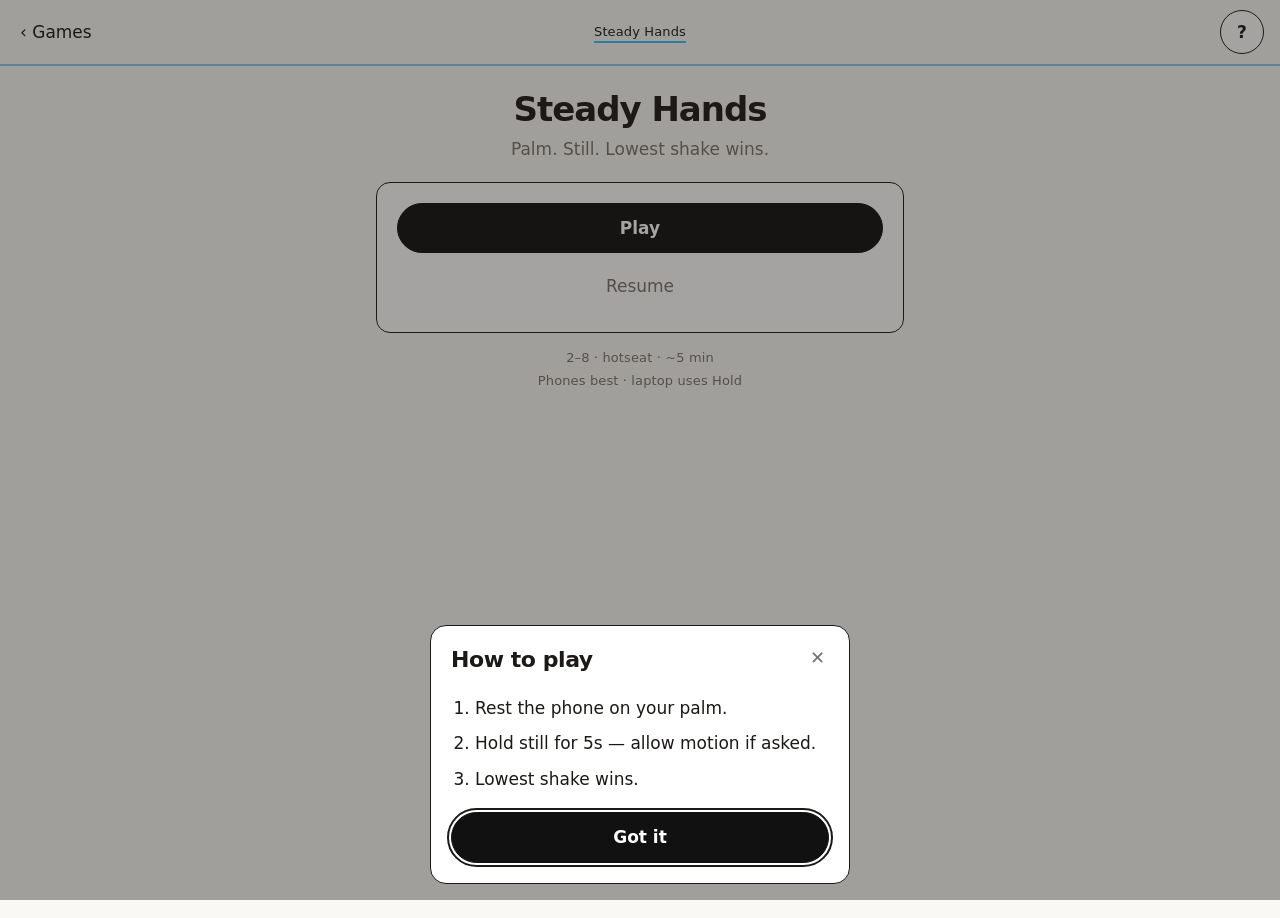
<file: games/steady-hands/index.html>
<!DOCTYPE html>
<html lang="en">
<head>
  <meta charset="UTF-8" />
  <meta name="color-scheme" content="light dark" />
  <meta name="theme-color" content="#E0F2FE" media="(prefers-color-scheme: light)" />
  <meta name="theme-color" content="#0A0A0A" media="(prefers-color-scheme: dark)" />
  <meta name="viewport" content="width=device-width, initial-scale=1, viewport-fit=cover" />
  <meta name="description" content="Palm. Still. Lowest shake wins." />
  <title>Steady Hands</title>
  <link rel="icon" href="data:image/svg+xml,%3Csvg xmlns='http://www.w3.org/2000/svg' viewBox='0 0 64 64'%3E%3Crect width='64' height='64' rx='12' fill='%23111111'/%3E%3Ctext x='32' y='44' text-anchor='middle' font-size='28' fill='%2338BDF8'%3ES%3C/text%3E%3C/svg%3E" />
  <link rel="stylesheet" href="./css/styles.css" />
</head>
<body>
  <header class="topbar" role="banner">
    <a class="topbar-back" href="../../">‹ Games</a>
    <h1 class="topbar-title">Steady Hands</h1>
    <button type="button" class="topbar-help" id="btn-howto" aria-label="How to play">?</button>
  </header>

  <div id="app">
    <section id="screen-home" class="screen">
      <header class="brand">
        <h2 class="display">Steady Hands</h2>
        <p class="lede">Palm. Still. Lowest shake wins.</p>
      </header>
      <div class="card stack">
        <button type="button" class="btn btn-primary btn-block" id="btn-start">Play</button>
        <button type="button" class="btn btn-ghost btn-block" id="btn-resume" hidden>Resume</button>
      </div>
      <p class="meta-line caption">2–8 · hotseat · ~5 min</p>
      <p class="meta-line caption">Phones best · laptop uses Hold</p>
    </section>

    <section id="screen-names" class="screen">
      <header class="brand">
        <h2 class="title">Who's playing?</h2>
        <p class="lede caption" id="names-count">0 / 8</p>
      </header>
      <div class="card">
        <div class="chips" id="name-chips" aria-live="polite"></div>
        <p class="hint">2–8 · prefilled · edit a chip or Shuffle</p>
        <div class="name-add" style="margin-top:8px">
          <button type="button" class="btn btn-block" id="btn-add-name">+ Add player</button>
        </div>
        <div class="stack" style="margin-top:16px">
          <button type="button" class="btn btn-primary btn-block" id="btn-names-start" disabled>Start</button>
          <button type="button" class="btn btn-ghost btn-block" id="btn-names-shuffle">Shuffle names</button>
          <button type="button" class="btn btn-ghost btn-block" id="btn-names-back">Back</button>
        </div>
      </div>
    </section>

    <section id="screen-turn" class="screen">
      <div id="turn-curtain" class="curtain" hidden>
        <h2 class="title" id="pass-title">Pass to <strong>Maya</strong></h2>
        <p class="lede" id="pass-sub">Don't peek.</p>
        <button type="button" class="btn btn-primary" id="btn-im">I'm Maya</button>
      </div>
      <div id="turn-act" hidden>
        <div class="row spread">
          <span class="pill" id="act-who">Maya</span>
          <span class="caption" id="act-progress">1 / 4</span>
        </div>

        <div id="act-ready">
          <div class="prompt-chip">Palm. Still. 5 seconds.</div>
          <p class="hint" id="ready-hint">Allow motion if your phone asks.</p>
          <div class="sticky-cta">
            <button type="button" class="btn btn-primary btn-block" id="btn-start-measure">Start measuring</button>
          </div>
        </div>

        <div id="act-measure" hidden>
          <p class="countdown" id="measure-count" aria-live="polite">5</p>
          <p class="live-shake" id="live-shake">0.0</p>
          <div class="meter" aria-hidden="true">
            <div class="meter-fill" id="meter-fill"></div>
          </div>
          <p class="hint center" id="measure-hint">Don't move.</p>
          <button type="button" class="btn btn-hold" id="btn-hold" hidden>Hold still</button>
        </div>

        <div id="act-score" hidden>
          <p class="caption">Shake</p>
          <p class="score-num" id="score-num">0.0</p>
          <p class="hint" id="score-hint">Lower is better</p>
          <div class="sticky-cta">
            <button type="button" class="btn btn-primary btn-block" id="btn-score-next">Next</button>
          </div>
        </div>
      </div>
    </section>

    <section id="screen-results" class="screen">
      <header class="brand">
        <h2 class="title">Results</h2>
        <p class="lede caption" id="results-sub">Least shake wins</p>
      </header>
      <div class="card">
        <ol class="board-list" id="results-list"></ol>
        <div class="stack" style="margin-top:16px">
          <button type="button" class="btn btn-primary btn-block" id="btn-another">Another round</button>
          <button type="button" class="btn btn-ghost btn-block" id="btn-new-game">New game</button>
          <a class="btn btn-ghost btn-block" href="../../">All games</a>
        </div>
      </div>
    </section>
  </div>

  <div id="howto-overlay" class="sheet-overlay" hidden>
    <div class="sheet" role="dialog" aria-modal="true" aria-labelledby="howto-title" id="howto-sheet">
      <div class="sheet-header">
        <h2 class="title" id="howto-title">How to play</h2>
        <button type="button" class="sheet-close" id="btn-howto-close" aria-label="Close">✕</button>
      </div>
      <ol class="howto-steps">
        <li>Rest the phone on your palm.</li>
        <li>Hold still for 5s — allow motion if asked.</li>
        <li>Lowest shake wins.</li>
      </ol>
      <button type="button" class="btn btn-primary btn-block" id="btn-howto-gotit">Got it</button>
    </div>
  </div>

  <script type="module" src="./js/app.js"></script>
</body>
</html>
</file>
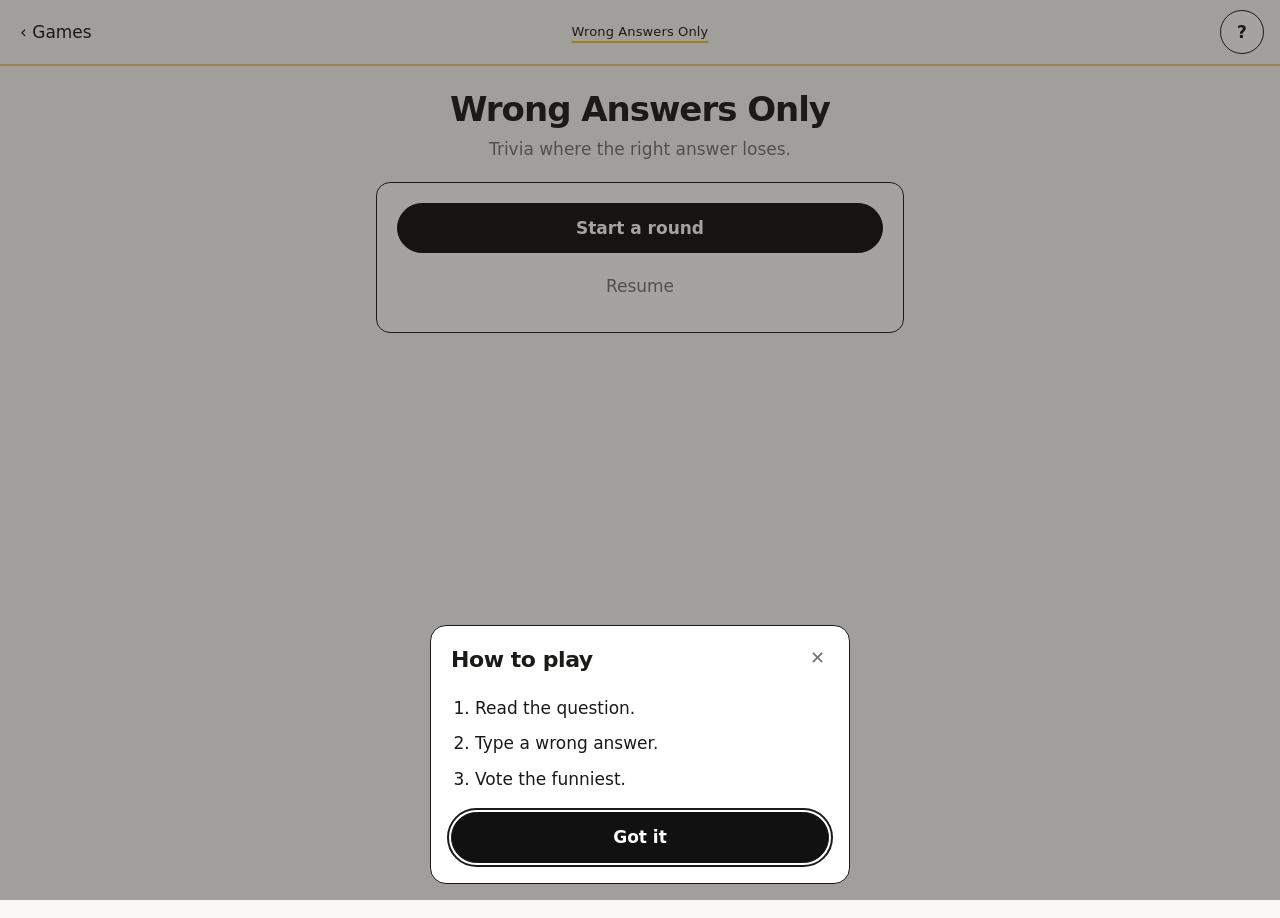
<file: games/wrong-answers-only/index.html>
<!DOCTYPE html>
<html lang="en">
<head>
  <meta charset="UTF-8" />
  <meta name="color-scheme" content="light dark" />
  <meta name="theme-color" content="#FFFBEB" media="(prefers-color-scheme: light)" />
  <meta name="theme-color" content="#0A0A0A" media="(prefers-color-scheme: dark)" />
  <meta name="viewport" content="width=device-width, initial-scale=1, viewport-fit=cover" />
  <meta name="description" content="Trivia where the right answer loses." />
  <title>Wrong Answers Only</title>
  <link rel="icon" href="data:image/svg+xml,%3Csvg xmlns='http://www.w3.org/2000/svg' viewBox='0 0 64 64'%3E%3Crect width='64' height='64' rx='12' fill='%23111111'/%3E%3Ctext x='32' y='44' text-anchor='middle' font-size='28' fill='%23FAF8F5'%3E%C3%97%3C/text%3E%3C/svg%3E" />
  <link rel="stylesheet" href="./css/styles.css" />
</head>
<body>
  <header class="topbar" role="banner">
    <a class="topbar-back" href="../../">‹ Games</a>
    <h1 class="topbar-title">Wrong Answers Only</h1>
    <button type="button" class="topbar-help" id="btn-howto" aria-label="How to play">?</button>
  </header>

  <div id="app">
    <section id="screen-home" class="screen">
      <header class="brand">
        <h2 class="display">Wrong Answers Only</h2>
        <p class="lede">Trivia where the right answer loses.</p>
      </header>
      <div class="card stack">
        <button type="button" class="btn btn-primary btn-block" id="btn-start">Start a round</button>
        <button type="button" class="btn btn-ghost btn-block" id="btn-resume" hidden>Resume</button>
      </div>
    </section>

    <section id="screen-names" class="screen">
      <header class="brand">
        <h2 class="title">Who's playing?</h2>
        <p class="lede caption" id="names-count">0 / 8</p>
      </header>
      <div class="card">
        <div class="chips" id="name-chips" aria-live="polite"></div>
        <p class="hint">2–8 · prefilled · edit a chip or Shuffle</p>
        <div class="name-add" style="margin-top:8px">
          <button type="button" class="btn btn-block" id="btn-add-name">+ Add player</button>
        </div>
        <div class="stack" style="margin-top:16px">
          <button type="button" class="btn btn-primary btn-block" id="btn-names-start" disabled>Start</button>
          <button type="button" class="btn btn-ghost btn-block" id="btn-names-shuffle">Shuffle names</button>
          <button type="button" class="btn btn-ghost btn-block" id="btn-names-back">Back</button>
        </div>
      </div>
    </section>

    <!-- WRITE TURN: curtain before typing (privacy); P1 skips -->
    <section id="screen-write-turn" class="screen">
      <div id="write-curtain" class="curtain" hidden>
        <h2 class="title" id="write-pass-title">Pass to <strong>Maya</strong></h2>
        <p class="lede" id="write-pass-sub">Don't peek.</p>
        <button type="button" class="btn btn-primary" id="btn-write-im">I'm Maya</button>
      </div>
      <div id="write-act" hidden>
        <div class="row spread">
          <span class="pill" id="write-who">Maya</span>
          <span class="caption" id="write-progress">1 / 4</span>
        </div>
        <div class="prompt-chip" id="write-question"></div>
        <button type="button" class="btn btn-ghost btn-block" id="btn-q-shuffle" hidden style="margin-bottom:8px">Shuffle</button>
        <label class="label" for="write-input">Your wrong answer</label>
        <textarea id="write-input" maxlength="100" placeholder="Wrong on purpose…" rows="3"></textarea>
        <p class="hint" id="write-count">0/100</p>
        <div class="sticky-cta">
          <button type="button" class="btn btn-primary btn-block" id="btn-write-done" disabled>Done</button>
        </div>
      </div>
    </section>

    <!-- VOTE TURN: curtain as state; tap-commit -->
    <section id="screen-vote-turn" class="screen">
      <div id="vote-curtain" class="curtain" hidden>
        <h2 class="title" id="vote-pass-title">Pass to <strong>Maya</strong></h2>
        <p class="lede" id="vote-pass-sub">Don't peek.</p>
        <button type="button" class="btn btn-primary" id="btn-vote-im">I'm Maya</button>
      </div>
      <div id="vote-act" hidden>
        <div class="row spread">
          <span class="pill" id="vote-who">Maya</span>
          <span class="caption" id="vote-progress">1 / 4</span>
        </div>
        <h2 class="title" style="margin:8px 0 4px">Funniest wrong answer</h2>
        <div class="prompt-chip" id="vote-question"></div>
        <p class="hint">Tap to lock your vote</p>
        <div class="pick-list" id="vote-list" role="listbox" aria-label="Answers to vote"></div>
        <div class="sticky-cta">
          <button type="button" class="btn btn-primary btn-block visually-hidden" id="btn-vote-done">Lock vote</button>
        </div>
      </div>
    </section>

    <section id="screen-podium" class="screen">
      <header class="brand">
        <h2 class="title">Results</h2>
        <p class="lede caption" id="podium-sub"></p>
      </header>
      <div class="card">
        <p class="caption" id="podium-question" style="margin:0 0 12px;text-align:center"></p>
        <ol class="board-list" id="podium-list"></ol>
        <div class="stack" style="margin-top:16px">
          <button type="button" class="btn btn-primary btn-block" id="btn-another">Another round</button>
          <button type="button" class="btn btn-ghost btn-block" id="btn-new-game">New game</button>
          <a class="btn btn-ghost btn-block" href="../../">All games</a>
        </div>
      </div>
    </section>
  </div>

  <div id="howto-overlay" class="sheet-overlay" hidden>
    <div class="sheet" role="dialog" aria-modal="true" aria-labelledby="howto-title" id="howto-sheet">
      <div class="sheet-header">
        <h2 class="title" id="howto-title">How to play</h2>
        <button type="button" class="sheet-close" id="btn-howto-close" aria-label="Close">✕</button>
      </div>
      <ol class="howto-steps">
        <li>Read the question.</li>
        <li>Type a wrong answer.</li>
        <li>Vote the funniest.</li>
      </ol>
      <button type="button" class="btn btn-primary btn-block" id="btn-howto-gotit">Got it</button>
    </div>
  </div>

  <script type="module" src="./js/app.js"></script>
</body>
</html>
</file>
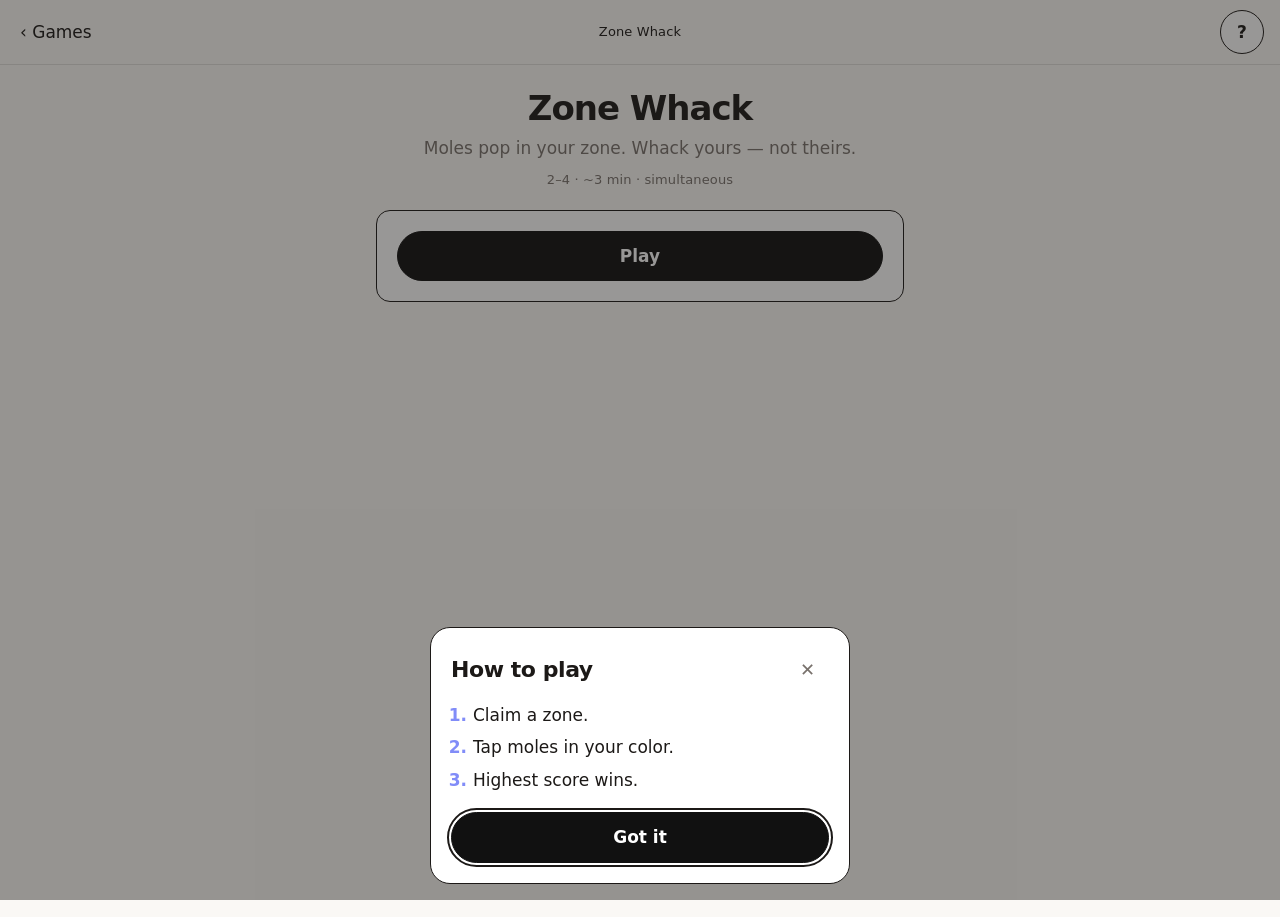
<file: games/zone-whack/index.html>
<!DOCTYPE html>
<html lang="en">
<head>
  <meta charset="UTF-8" />
  <meta name="color-scheme" content="light dark" />
  <meta name="theme-color" content="#EEF2FF" media="(prefers-color-scheme: light)" />
  <meta name="theme-color" content="#0A0A0A" media="(prefers-color-scheme: dark)" />
  <meta name="viewport" content="width=device-width, initial-scale=1, viewport-fit=cover, user-scalable=no" />
  <meta name="description" content="Moles in your zone. Hands off theirs." />
  <title>Zone Whack</title>
  <link rel="icon" href="data:image/svg+xml,%3Csvg xmlns='http://www.w3.org/2000/svg' viewBox='0 0 64 64'%3E%3Crect width='64' height='64' rx='12' fill='%23111111'/%3E%3Ccircle cx='32' cy='32' r='14' fill='%23818CF8'/%3E%3C/svg%3E" />
  <link rel="stylesheet" href="./css/styles.css" />
</head>
<body>
  <header class="topbar" role="banner" id="topbar">
    <a class="topbar-back" href="../../">‹ Games</a>
    <h1 class="topbar-title">Zone Whack</h1>
    <button type="button" class="topbar-help" id="btn-howto" aria-label="How to play">?</button>
  </header>

  <div id="app">
    <!-- HOME -->
    <section id="screen-home" class="screen">
      <header class="brand">
        <h2 class="display">Zone Whack</h2>
        <p class="lede">Moles pop in your zone. Whack yours — not theirs.</p>
        <p class="caption meta-line">2–4 · ~3 min · simultaneous</p>
      </header>
      <div class="card stack">
        <button type="button" class="btn btn-primary btn-block" id="btn-play">Play</button>
      </div>
    </section>

    <!-- COUNT + READY preview (merged — hub→Go ≤3 taps) -->
    <section id="screen-count" class="screen">
      <header class="brand">
        <h2 class="title">How many players?</h2>
        <p class="lede caption">Each gets a colored zone. Hands ready.</p>
      </header>
      <div class="card">
        <div class="count-grid" role="group" aria-label="Player count">
          <button type="button" class="count-btn" data-count="2" aria-pressed="false">2</button>
          <button type="button" class="count-btn" data-count="3" aria-pressed="false">3</button>
          <button type="button" class="count-btn" data-count="4" aria-pressed="false">4</button>
        </div>
        <p class="hint" id="count-hint">3–4 need landscape</p>
        <div class="preview-arena" id="preview-arena" aria-hidden="true" hidden></div>
        <div class="stack" style="margin-top:16px">
          <button type="button" class="btn btn-primary btn-block" id="btn-count-go" disabled>Go</button>
          <button type="button" class="btn btn-ghost btn-block" id="btn-count-back">Back</button>
        </div>
      </div>
    </section>

    <!-- PLAY -->
    <section id="screen-play" class="screen screen-play">
      <div class="play-hud">
        <span class="play-timer" id="play-timer" aria-live="polite">25</span>
      </div>
      <div class="arena" id="arena" touch-action="none"></div>
      <div class="countdown-overlay" id="countdown-overlay" hidden>
        <span class="countdown-num" id="countdown-num">3</span>
      </div>
    </section>

    <!-- RESULTS -->
    <section id="screen-results" class="screen">
      <header class="brand">
        <h2 class="title">Results</h2>
        <p class="lede caption" id="results-sub">Highest score wins</p>
      </header>
      <div class="card">
        <ol class="board-list" id="results-list"></ol>
        <div class="stack" style="margin-top:16px">
          <button type="button" class="btn btn-primary btn-block" id="btn-again">Play again</button>
          <button type="button" class="btn btn-ghost btn-block" id="btn-new">Change players</button>
          <a class="btn btn-ghost btn-block" href="../../">All games</a>
        </div>
      </div>
    </section>
  </div>

  <div id="rotate-gate" class="rotate-gate" hidden>
    <p class="rotate-title">Rotate to landscape</p>
    <p class="rotate-sub">3–4 players need a wider screen</p>
  </div>

  <div id="howto-overlay" class="sheet-overlay" hidden>
    <div class="sheet" role="dialog" aria-modal="true" aria-labelledby="howto-title" id="howto-sheet">
      <div class="sheet-header">
        <h2 class="title" id="howto-title">How to play</h2>
        <button type="button" class="sheet-close" id="btn-howto-close" aria-label="Close">✕</button>
      </div>
      <ol class="howto-steps">
        <li>Claim a zone.</li>
        <li>Tap moles in your color.</li>
        <li>Highest score wins.</li>
      </ol>
      <button type="button" class="btn btn-primary btn-block" id="btn-howto-gotit">Got it</button>
    </div>
  </div>

  <script type="module" src="./js/app.js"></script>
</body>
</html>
</file>
<file: css/hub.css>
/* Hub — punch panels + 4px rails matching game accents (v9) */
:root {
  --paper: #FAF8F5;
  --surface: #FFFFFF;
  --ink: #1C1917;
  --ink-soft: #78716C;
  --line: rgba(28, 25, 23, 0.12);
  --good: #0D9488;
  --warn: #C2410C;
  --cta: #111111;
  --cta-label: #FFFFFF;
  --focus: #1C1917;
  --font: -apple-system, BlinkMacSystemFont, "Segoe UI", system-ui, sans-serif;
  --radius: 16px;
  --radius-sm: 10px;

  /* Tile chrome = in-game --accent (Suren lock). Green Flash: --tile-green == game --accent #22C55E (flash stays same family). */
  --tile-coral: #F97066;
  --tile-coral-ink: #7F1D1D;
  --tile-teal: #2DD4BF;
  --tile-teal-ink: #115E59;
  --tile-amber: #FBBF24;
  --tile-amber-ink: #78350F;
  --tile-indigo: #818CF8;
  --tile-indigo-ink: #312E81;
  --tile-green: #22C55E;
  --tile-green-ink: #14532D;
  --tile-sky: #38BDF8;
  --tile-sky-ink: #0C4A6E;
  --tile-rose: #FB7185;
  --tile-rose-ink: #9F1239;

  --accent-pt: var(--tile-coral);
  --accent-blame: var(--tile-teal);
  --accent-wao: var(--tile-amber);
  --accent-mlp: var(--tile-indigo);
  --accent-steady: var(--tile-sky);
  --accent-arrow: var(--tile-rose);
}

@media (prefers-color-scheme: dark) {
  :root {
    --paper: #0A0A0A;
    --surface: #141414;
    --ink: #FAFAFA;
    --ink-soft: #A8A29E;
    --line: rgba(250, 250, 250, 0.12);
    --good: #2DD4BF;
    --cta: #FAFAFA;
    --cta-label: #0A0A0A;
    --focus: #FAFAFA;

    --tile-coral: #E35D5B;
    --tile-coral-ink: #FEF2F2;
    --tile-teal: #14B8A6;
    --tile-teal-ink: #ECFDF5;
    --tile-amber: #F59E0B;
    --tile-amber-ink: #FFFBEB;
    --tile-indigo: #6366F1;
    --tile-indigo-ink: #EEF2FF;
    --tile-green: #16A34A;
    --tile-green-ink: #DCFCE7;
    --tile-sky: #38BDF8;
    --tile-sky-ink: #082F49;
    --tile-rose: #FB7185;
    --tile-rose-ink: #FFE4E6;
  }
}

*,
*::before,
*::after {
  box-sizing: border-box;
}

html,
body {
  margin: 0;
  padding: 0;
  min-height: 100%;
  font-family: var(--font);
  font-size: 17px;
  font-weight: 400;
  line-height: 1.45;
  color: var(--ink);
  background: var(--paper);
  -webkit-tap-highlight-color: transparent;
}

.hub {
  max-width: 640px;
  margin: 0 auto;
  padding: 20px 16px 48px;
  min-height: 100dvh;
}

.hub-header { margin-bottom: 20px; }

.hub-title {
  margin: 0;
  font-size: 28px;
  font-weight: 700;
  letter-spacing: -0.03em;
  line-height: 1.15;
  color: var(--ink);
}

.hub-lede {
  margin: 6px 0 0;
  font-size: 16px;
  font-weight: 400;
  line-height: 1.35;
  color: var(--ink-soft);
}

.game-grid {
  list-style: none;
  margin: 0;
  padding: 0;
  display: grid;
  grid-template-columns: 1fr 1fr;
  gap: 12px;
}

@media (max-width: 340px) {
  .game-grid { grid-template-columns: 1fr; }
}

.tile {
  display: flex;
  flex-direction: column;
  height: 100%;
  min-height: 220px;
  background: var(--surface);
  border: 1.5px solid var(--line);
  border-radius: var(--radius);
  overflow: hidden;
  text-decoration: none;
  color: inherit;
  -webkit-user-select: none;
  user-select: none;
}

.tile--playable {
  border-color: var(--ink);
  cursor: pointer;
  transition: opacity 80ms;
}

.tile--playable:active { opacity: 0.88; }

.tile--playable:focus-visible {
  outline: 2px solid var(--focus);
  outline-offset: 2px;
}

.tile--soon {
  opacity: 0.72;
  pointer-events: none;
  cursor: default;
}

.tile--coral { border-left: 4px solid var(--tile-coral); }
.tile--teal { border-left: 4px solid var(--tile-teal); }
.tile--amber { border-left: 4px solid var(--tile-amber); }
.tile--indigo { border-left: 4px solid var(--tile-indigo); }
.tile--green { border-left: 4px solid var(--tile-green); }
.tile--sky { border-left: 4px solid var(--tile-sky); }
.tile--rose { border-left: 4px solid var(--tile-rose); }

.tile-panel {
  display: flex;
  align-items: center;
  justify-content: center;
  flex-shrink: 0;
  height: 88px;
  color: inherit;
}

.tile--coral .tile-panel {
  background: var(--tile-coral);
  color: var(--tile-coral-ink);
}
.tile--teal .tile-panel {
  background: var(--tile-teal);
  color: var(--tile-teal-ink);
}
.tile--amber .tile-panel {
  background: var(--tile-amber);
  color: var(--tile-amber-ink);
}
.tile--indigo .tile-panel {
  background: var(--tile-indigo);
  color: var(--tile-indigo-ink);
}
.tile--green .tile-panel {
  background: var(--tile-green);
  color: var(--tile-green-ink);
}
.tile--sky .tile-panel {
  background: var(--tile-sky);
  color: var(--tile-sky-ink);
}
.tile--rose .tile-panel {
  background: var(--tile-rose);
  color: var(--tile-rose-ink);
}

.tile-glyph { width: 48px; height: 48px; display: block; }

.tile-body {
  display: flex;
  flex-direction: column;
  flex: 1;
  padding: 12px 12px 14px;
  gap: 4px;
  min-width: 0;
}

.tile-badge {
  align-self: flex-start;
  margin-bottom: 2px;
  padding: 2px 8px;
  font-size: 11px;
  font-weight: 600;
  letter-spacing: 0.04em;
  text-transform: uppercase;
  color: var(--ink-soft);
  background: var(--line);
  border-radius: 999px;
  line-height: 1.4;
}

.tile-name {
  margin: 0;
  font-size: 16px;
  font-weight: 700;
  letter-spacing: -0.02em;
  line-height: 1.25;
}

.tile-hook {
  margin: 0;
  font-size: 13px;
  font-weight: 400;
  color: var(--ink-soft);
  line-height: 1.35;
  flex: 1;
}

.tile-meta {
  margin: 6px 0 0;
  font-size: 12px;
  font-weight: 500;
  letter-spacing: 0.01em;
  color: var(--ink-soft);
}

.tile-play {
  display: inline-flex;
  align-items: center;
  justify-content: center;
  align-self: stretch;
  margin-top: 10px;
  min-height: 44px;
  padding: 10px 16px;
  font-size: 15px;
  font-weight: 600;
  letter-spacing: -0.01em;
  color: var(--cta-label);
  background: var(--cta);
  border-radius: var(--radius-sm);
  text-align: center;
}

.tile--soon .tile-play {
  background: transparent;
  color: var(--ink-soft);
  border: 1.5px solid var(--line);
}

.hub-footer {
  margin-top: 28px;
  text-align: center;
  font-size: 12px;
  font-weight: 500;
  color: var(--ink-soft);
}

@media (min-width: 480px) {
  .hub { padding: 28px 20px 56px; }
  .hub-title { font-size: 32px; }
  .hub-lede { font-size: 17px; }
  .game-grid { gap: 14px; }
  .tile { min-height: 240px; }
  .tile-panel { height: 100px; }
  .tile-glyph { width: 56px; height: 56px; }
  .tile-body { padding: 14px 14px 16px; }
  .tile-name { font-size: 18px; }
  .tile-hook { font-size: 14px; }
}

@media (prefers-reduced-motion: reduce) {
  .tile--playable { transition: none; }
}
</file>
<file: bhakti-bhajans/styles.css>
:root {
  --bg: #ffffff;
  --bg-grouped: #f2f2f7;
  --bg-elevated: #ffffff;
  --bg-card: #ffffff;
  --bg-fill: rgba(120, 120, 128, 0.12);
  --bg-fill-strong: rgba(120, 120, 128, 0.2);
  --separator: rgba(60, 60, 67, 0.12);
  --separator-strong: rgba(60, 60, 67, 0.29);
  --text: #000000;
  --text-secondary: rgba(60, 60, 67, 0.6);
  --text-tertiary: rgba(60, 60, 67, 0.3);
  --pink: #fc3c44;
  --pink-soft: #ff2d55;
  --pink-pressed: #d70015;
  --accent: var(--pink);
  --danger: #ff3b30;
  --shadow: 0 -1px 0 var(--separator), 0 -8px 24px rgba(0, 0, 0, 0.08);
  --radius: 12px;
  --mini-h: 64px;
  --safe-bottom: env(safe-area-inset-bottom, 0px);
  --font-display: -apple-system, BlinkMacSystemFont, "SF Pro Display", "Segoe UI", system-ui, sans-serif;
  --font-body: -apple-system, BlinkMacSystemFont, "SF Pro Text", "Segoe UI", system-ui, sans-serif;
}

*,
*::before,
*::after {
  box-sizing: border-box;
}

html, body {
  margin: 0;
  min-height: 100%;
}

body {
  font-family: var(--font-body);
  color: var(--text);
  background: var(--bg);
  line-height: 1.4;
  -webkit-font-smoothing: antialiased;
  padding-bottom: calc(var(--mini-h) + var(--safe-bottom) + 8px);
}

.app {
  max-width: 560px;
  margin: 0 auto;
  padding: 0.5rem 0 1.5rem;
  min-height: 100vh;
}

.hidden {
  display: none !important;
}

/* ——— Library home ——— */
.lib-header {
  position: relative;
  padding: 1.75rem 1.25rem 0.85rem;
}

.lib-title {
  margin: 0;
  font-family: var(--font-display);
  font-weight: 700;
  font-size: 2.15rem;
  letter-spacing: -0.02em;
  color: var(--text);
  line-height: 1.15;
}

.lib-subtitle {
  margin: 0.35rem 0 0;
  font-size: 0.82rem;
  color: var(--text-secondary);
  font-weight: 400;
}


.visually-hidden {
  position: absolute;
  width: 1px;
  height: 1px;
  padding: 0;
  margin: -1px;
  overflow: hidden;
  clip: rect(0, 0, 0, 0);
  white-space: nowrap;
  border: 0;
}

.search-wrap {
  padding: 0.15rem 1rem 0.85rem;
}

.list-search-wrap {
  padding: 0.55rem 1rem 0.15rem;
}

.search-field {
  display: flex;
  align-items: center;
  gap: 0.4rem;
  background: var(--bg-fill);
  border-radius: 10px;
  padding: 0.55rem 0.75rem;
  border: 1px solid transparent;
  transition: background 0.15s ease, border-color 0.15s ease;
}

.search-field:focus-within {
  background: var(--bg);
  border-color: var(--separator-strong);
  box-shadow: 0 0 0 3px rgba(252, 60, 68, 0.12);
}

.search-field-compact {
  padding: 0.45rem 0.7rem;
}

.search-icon {
  color: var(--text-tertiary);
  font-size: 0.95rem;
  line-height: 1;
  flex-shrink: 0;
  transform: scaleX(-1);
}

.search-input {
  flex: 1;
  min-width: 0;
  border: none;
  background: transparent;
  color: var(--text);
  font: inherit;
  font-size: 1rem;
  outline: none;
  padding: 0;
  -webkit-appearance: none;
  appearance: none;
}

.search-input::placeholder {
  color: var(--text-secondary);
}

.search-input::-webkit-search-cancel-button {
  -webkit-appearance: searchfield-cancel-button;
  cursor: pointer;
}

.search-status {
  margin: 0.35rem 1.25rem 0.15rem;
  font-size: 0.8rem;
  color: var(--text-secondary);
}

.home-search-results {
  padding-bottom: 0.5rem;
}

.header-actions {
  position: absolute;
  top: 1.1rem;
  right: 1rem;
  display: flex;
  align-items: center;
  gap: 0.2rem;
}

.repair-btn {
  position: static;
  border: none;
  background: transparent;
  color: var(--text-tertiary);
  font: inherit;
  font-size: 0.7rem;
  font-weight: 500;
  padding: 0.35rem 0.45rem;
  border-radius: 6px;
  cursor: pointer;
  opacity: 0.7;
}

.repair-btn:hover {
  color: var(--text-secondary);
  background: var(--bg-fill);
  opacity: 1;
}

.section-label {
  margin: 1.35rem 1.25rem 0.35rem;
  font-size: 0.72rem;
  font-weight: 600;
  text-transform: uppercase;
  letter-spacing: 0.04em;
  color: var(--text-secondary);
}

.dest-list {
  margin: 0 1rem;
  padding: 0;
  background: var(--bg-elevated);
  border-radius: var(--radius);
  overflow: hidden;
  border: 1px solid var(--separator);
}

.dest-row {
  display: flex;
  align-items: center;
  gap: 0.5rem;
  width: 100%;
  min-height: 48px;
  padding: 0.7rem 1rem;
  border: none;
  border-bottom: 1px solid var(--separator);
  background: transparent;
  color: var(--text);
  font: inherit;
  font-size: 1.05rem;
  font-weight: 400;
  text-align: left;
  cursor: pointer;
  transition: background 0.12s ease;
}

.dest-row:last-child {
  border-bottom: none;
}

.dest-row:hover,
.dest-row:active {
  background: var(--bg-fill);
}

.dest-label {
  flex: 1;
  min-width: 0;
}

.dest-meta {
  font-size: 0.9rem;
  color: var(--text-secondary);
  font-variant-numeric: tabular-nums;
}

.dest-chevron {
  color: var(--text-tertiary);
  font-size: 1.35rem;
  font-weight: 300;
  line-height: 1;
  flex-shrink: 0;
}

/* ——— Drill-in headers ——— */
.drill-header {
  display: grid;
  grid-template-columns: 1fr auto 1fr;
  align-items: center;
  gap: 0.35rem;
  padding: 0.65rem 0.85rem 0.5rem;
  position: sticky;
  top: 0;
  background: rgba(255, 255, 255, 0.92);
  backdrop-filter: saturate(180%) blur(16px);
  -webkit-backdrop-filter: saturate(180%) blur(16px);
  z-index: 10;
  border-bottom: 1px solid var(--separator);
}

.back-btn {
  justify-self: start;
  border: none;
  background: transparent;
  color: var(--pink);
  font: inherit;
  font-size: 1rem;
  font-weight: 400;
  padding: 0.4rem 0.25rem;
  cursor: pointer;
  white-space: nowrap;
}

.back-btn:hover {
  opacity: 0.75;
}

.drill-title {
  margin: 0;
  justify-self: center;
  font-family: var(--font-display);
  font-size: 1.05rem;
  font-weight: 600;
  text-align: center;
  max-width: 50vw;
  white-space: nowrap;
  overflow: hidden;
  text-overflow: ellipsis;
}

.header-action {
  justify-self: end;
  border: none;
  background: transparent;
  color: var(--pink);
  font: inherit;
  font-size: 0.95rem;
  font-weight: 500;
  padding: 0.4rem 0.35rem;
  cursor: pointer;
}

.header-action:hover {
  opacity: 0.75;
}

.list-toolbar {
  display: flex;
  align-items: center;
  justify-content: space-between;
  gap: 0.75rem;
  padding: 0.75rem 1.1rem 0.35rem;
}

.sort-seg {
  display: inline-flex;
  background: var(--bg-fill);
  border-radius: 8px;
  padding: 2px;
}

.sort-btn {
  border: none;
  background: transparent;
  color: var(--text-secondary);
  font: inherit;
  font-size: 0.8rem;
  font-weight: 600;
  padding: 0.35rem 0.75rem;
  border-radius: 6px;
  cursor: pointer;
}

.sort-btn.active {
  background: var(--bg);
  color: var(--text);
  box-shadow: 0 0.5px 2px rgba(0, 0, 0, 0.12);
}

.list-count {
  font-size: 0.8rem;
  color: var(--text-secondary);
}

/* ——— Track / playlist lists ——— */
.track-list,
.playlist-list {
  list-style: none;
  margin: 0;
  padding: 0.15rem 0 1rem;
}

.track-row {
  display: flex;
  align-items: center;
  gap: 0.15rem;
  padding: 0 0.5rem 0 0.35rem;
  border-bottom: 1px solid var(--separator);
}

.track-row:last-child {
  border-bottom: none;
}

.track {
  display: flex;
  align-items: center;
  gap: 0.65rem;
  flex: 1;
  min-width: 0;
  padding: 0.7rem 0.5rem;
  border: none;
  background: transparent;
  color: inherit;
  text-align: left;
  cursor: pointer;
  font: inherit;
}

.track:hover {
  background: transparent;
}

.track:active {
  opacity: 0.7;
}

.track.active .track-title,
.track.active .track-num {
  color: var(--pink);
}

.track-num {
  width: 1.6rem;
  text-align: center;
  font-size: 0.85rem;
  color: var(--text-secondary);
  font-variant-numeric: tabular-nums;
  flex-shrink: 0;
}

.track-info {
  flex: 1;
  min-width: 0;
}

.track-title {
  display: block;
  font-weight: 400;
  font-size: 1rem;
  white-space: nowrap;
  overflow: hidden;
  text-overflow: ellipsis;
}

.track-artist {
  display: block;
  font-size: 0.8rem;
  color: var(--text-secondary);
  margin-top: 0.1rem;
  white-space: nowrap;
  overflow: hidden;
  text-overflow: ellipsis;
}

.track-dur {
  flex-shrink: 0;
  font-variant-numeric: tabular-nums;
  font-size: 0.85rem;
  color: var(--text-secondary);
  min-width: 2.6rem;
  text-align: right;
}

.track-side {
  display: flex;
  align-items: center;
  gap: 0.15rem;
  flex-shrink: 0;
  padding-right: 0.25rem;
}

.row-btn {
  width: 30px;
  height: 30px;
  border-radius: 8px;
  border: none;
  background: transparent;
  color: var(--text-secondary);
  cursor: pointer;
  font: inherit;
  font-size: 0.9rem;
  display: inline-flex;
  align-items: center;
  justify-content: center;
  padding: 0;
}

.row-btn:hover {
  color: var(--pink);
  background: var(--bg-fill);
}

.row-btn.danger:hover {
  color: var(--danger);
}

.playlist-item {
  display: flex;
  align-items: center;
  gap: 0.85rem;
  width: 100%;
  padding: 0.75rem 1.1rem;
  border: none;
  border-bottom: 1px solid var(--separator);
  background: transparent;
  color: inherit;
  text-align: left;
  cursor: pointer;
  font: inherit;
}

.playlist-item:last-child {
  border-bottom: none;
}

.playlist-item:active {
  background: var(--bg-fill);
}

.playlist-icon {
  width: 44px;
  height: 44px;
  border-radius: 6px;
  display: grid;
  place-items: center;
  background: var(--bg-grouped);
  color: var(--pink);
  font-size: 1.2rem;
  flex-shrink: 0;
}

.playlist-meta {
  flex: 1;
  min-width: 0;
}

.playlist-name {
  display: block;
  font-weight: 500;
  font-size: 1rem;
  white-space: nowrap;
  overflow: hidden;
  text-overflow: ellipsis;
}

.playlist-count {
  display: block;
  font-size: 0.8rem;
  color: var(--text-secondary);
  margin-top: 0.1rem;
}

.playlist-chevron {
  color: var(--text-tertiary);
  font-size: 1.25rem;
}

.playlist-actions-bar {
  display: flex;
  gap: 0.5rem;
  padding: 0.5rem 1.1rem 0.25rem;
}

.add-track-row {
  display: flex;
  gap: 0.5rem;
  align-items: center;
  padding: 0.35rem 1.1rem 0.65rem;
}

.add-select {
  flex: 1;
  font: inherit;
  font-size: 0.9rem;
  color: var(--text);
  background: var(--bg-grouped);
  border: 1px solid var(--separator);
  border-radius: 10px;
  padding: 0.5rem 0.65rem;
  outline: none;
  cursor: pointer;
}

.add-select:focus,
.name-input:focus {
  border-color: var(--pink);
}

.btn-text {
  border: none;
  background: transparent;
  color: var(--pink);
  font: inherit;
  font-size: 0.9rem;
  font-weight: 500;
  cursor: pointer;
  padding: 0.4rem 0.55rem;
  border-radius: 8px;
}

.btn-text:hover {
  background: rgba(252, 60, 68, 0.08);
}

.btn-text.danger {
  color: var(--danger);
}

.btn-text.primary {
  background: var(--pink);
  color: #fff;
  padding: 0.5rem 1rem;
  font-weight: 600;
}

.btn-text.primary:hover {
  background: var(--pink-pressed);
}

.empty-hint {
  margin: 1.5rem 1.25rem;
  color: var(--text-secondary);
  font-size: 0.95rem;
  text-align: center;
}

/* ——— Mini-bar ——— */
.mini-bar {
  position: fixed;
  left: 0;
  right: 0;
  bottom: 0;
  z-index: 40;
  background: rgba(255, 255, 255, 0.94);
  backdrop-filter: saturate(180%) blur(20px);
  -webkit-backdrop-filter: saturate(180%) blur(20px);
  border-top: 1px solid var(--separator);
  box-shadow: var(--shadow);
  padding-bottom: var(--safe-bottom);
  cursor: pointer;
  max-width: 560px;
  margin: 0 auto;
}

.mini-progress {
  height: 2px;
  background: var(--bg-fill);
  width: 100%;
}

.mini-progress-fill {
  height: 100%;
  width: 0%;
  background: var(--pink);
  transition: width 0.15s linear;
}

.mini-inner {
  display: flex;
  align-items: center;
  gap: 0.75rem;
  padding: 0.55rem 0.85rem 0.65rem;
  min-height: calc(var(--mini-h) - 2px);
}

.mini-art {
  width: 44px;
  height: 44px;
  border-radius: 6px;
  background: linear-gradient(145deg, #f5e6ea, #ece8f0);
  display: grid;
  place-items: center;
  color: var(--pink);
  font-size: 1.15rem;
  flex-shrink: 0;
  box-shadow: 0 1px 3px rgba(0, 0, 0, 0.08);
}

.mini-meta {
  flex: 1;
  min-width: 0;
}

.mini-title {
  font-size: 0.92rem;
  font-weight: 500;
  white-space: nowrap;
  overflow: hidden;
  text-overflow: ellipsis;
}

.mini-artist {
  font-size: 0.78rem;
  color: var(--text-secondary);
  white-space: nowrap;
  overflow: hidden;
  text-overflow: ellipsis;
  margin-top: 0.1rem;
}

.mini-add {
  width: 40px;
  height: 40px;
  border: none;
  border-radius: 50%;
  background: transparent;
  color: var(--pink);
  cursor: pointer;
  display: grid;
  place-items: center;
  flex-shrink: 0;
  padding: 0;
}

.mini-add:hover {
  background: var(--bg-fill);
}

.mini-add:active {
  transform: scale(0.92);
}

.mini-play {
  width: 44px;
  height: 44px;
  border: none;
  border-radius: 50%;
  background: transparent;
  color: var(--text);
  cursor: pointer;
  display: grid;
  place-items: center;
  flex-shrink: 0;
  padding: 0;
}

.mini-play:hover {
  background: var(--bg-fill);
}

.mini-play:active {
  transform: scale(0.92);
}

/* ——— Now Playing sheet ——— */
.np-sheet {
  position: fixed;
  inset: 0;
  z-index: 50;
  display: flex;
  flex-direction: column;
  justify-content: flex-end;
}

.np-sheet[hidden] {
  display: none;
}

.np-backdrop {
  position: absolute;
  inset: 0;
  background: rgba(0, 0, 0, 0.35);
}

.np-panel {
  position: relative;
  background: var(--bg);
  border-radius: 16px 16px 0 0;
  padding: 0.75rem 1.35rem calc(1.5rem + var(--safe-bottom));
  max-height: 94vh;
  overflow-y: auto;
  box-shadow: 0 -8px 40px rgba(0, 0, 0, 0.15);
  animation: np-up 0.28s ease;
  max-width: 560px;
  width: 100%;
  margin: 0 auto;
}

@keyframes np-up {
  from { transform: translateY(40%); opacity: 0.6; }
  to { transform: translateY(0); opacity: 1; }
}

.np-close {
  position: absolute;
  top: 0.75rem;
  right: 0.85rem;
  width: 32px;
  height: 32px;
  border: none;
  border-radius: 50%;
  background: var(--bg-fill);
  color: var(--text-secondary);
  font-size: 0.85rem;
  cursor: pointer;
  z-index: 2;
}

.np-close:hover {
  background: var(--bg-fill-strong);
}

.np-art {
  width: min(280px, 70vw);
  height: min(280px, 70vw);
  margin: 1.5rem auto 1.25rem;
  border-radius: 12px;
  display: grid;
  place-items: center;
  background:
    radial-gradient(circle at 30% 30%, rgba(252, 60, 68, 0.18), transparent 55%),
    linear-gradient(145deg, #f8eef0, #ebe6f0);
  box-shadow: 0 12px 40px rgba(0, 0, 0, 0.12);
}

.np-art.playing {
  box-shadow: 0 0 0 2px rgba(252, 60, 68, 0.25), 0 12px 40px rgba(0, 0, 0, 0.14);
}

.np-glyph {
  font-size: 4.5rem;
  color: var(--pink);
  opacity: 0.85;
}

.np-meta {
  text-align: center;
  margin-bottom: 1.25rem;
}

.np-meta h2 {
  margin: 0;
  font-family: var(--font-display);
  font-size: 1.35rem;
  font-weight: 700;
  letter-spacing: -0.01em;
}

.np-meta p {
  margin: 0.3rem 0 0;
  color: var(--text-secondary);
  font-size: 0.95rem;
}

.np-cat {
  font-size: 0.72rem !important;
  text-transform: uppercase;
  letter-spacing: 0.06em;
  color: var(--pink) !important;
  margin-top: 0.35rem !important;
  font-weight: 600;
}

.seek-row {
  display: flex;
  align-items: center;
  gap: 0.65rem;
  margin-bottom: 0.5rem;
}

.seek-wrap {
  flex: 1;
  display: flex;
  align-items: center;
  min-height: 28px;
}

.time {
  font-variant-numeric: tabular-nums;
  font-size: 0.72rem;
  color: var(--text-secondary);
  min-width: 2.4rem;
}

.time:last-child {
  text-align: right;
}

.seek,
.volume {
  -webkit-appearance: none;
  appearance: none;
  width: 100%;
  height: 6px;
  border-radius: 999px;
  background: var(--bg-fill-strong);
  outline: none;
  cursor: pointer;
}

.seek {
  height: 6px;
  background: linear-gradient(
    to right,
    var(--pink) 0%,
    var(--pink) var(--seek-pct, 0%),
    var(--bg-fill-strong) var(--seek-pct, 0%),
    var(--bg-fill-strong) 100%
  );
}

.seek::-webkit-slider-thumb,
.volume::-webkit-slider-thumb {
  -webkit-appearance: none;
  appearance: none;
  width: 16px;
  height: 16px;
  border-radius: 50%;
  background: var(--pink);
  border: none;
  box-shadow: 0 0 0 4px rgba(252, 60, 68, 0.15);
  cursor: pointer;
}

.seek::-moz-range-thumb,
.volume::-moz-range-thumb {
  width: 16px;
  height: 16px;
  border-radius: 50%;
  background: var(--pink);
  border: none;
  cursor: pointer;
}

.seek::-moz-range-track {
  background: transparent;
  height: 6px;
  border: none;
}

.np-buttons {
  display: flex;
  justify-content: center;
  align-items: center;
  gap: 0.65rem;
  margin: 1.1rem 0 0.85rem;
}

.btn {
  border: none;
  background: transparent;
  color: var(--text);
  cursor: pointer;
  display: inline-flex;
  align-items: center;
  justify-content: center;
  transition: transform 0.15s ease, background 0.15s ease, color 0.15s ease;
}

.btn:active {
  transform: scale(0.94);
}

.btn-icon {
  width: 48px;
  height: 48px;
  border-radius: 50%;
  background: transparent;
  color: var(--text);
}

.btn-icon:hover {
  background: var(--bg-fill);
}

.btn-play {
  width: 76px;
  height: 76px;
  border-radius: 50%;
  background: var(--pink);
  color: #fff;
  box-shadow: 0 8px 24px rgba(252, 60, 68, 0.35);
}

.btn-play:hover {
  background: var(--pink-soft);
  color: #fff;
}

.btn-repeat,
#btnShuffle {
  position: relative;
}

.btn-repeat[data-mode="all"],
.btn-repeat[data-mode="one"],
#btnShuffle[aria-pressed="true"] {
  color: var(--pink);
  background: rgba(252, 60, 68, 0.1);
}

.repeat-badge {
  position: absolute;
  bottom: 8px;
  right: 10px;
  font-size: 0.55rem;
  font-weight: 700;
  line-height: 1;
  color: var(--pink);
}

.volume-row {
  display: flex;
  align-items: center;
  gap: 0.65rem;
  max-width: 240px;
  margin: 0 auto;
  color: var(--text-secondary);
}

.volume {
  height: 4px;
  flex: 1;
}

.np-extra-actions {
  display: flex;
  justify-content: center;
  margin: 1rem 0 0.25rem;
}

.np-add-pl {
  font-size: 0.95rem;
  font-weight: 600;
  padding: 0.55rem 1rem;
  border-radius: 980px;
  background: rgba(252, 60, 68, 0.1);
}

.np-add-pl:hover {
  background: rgba(252, 60, 68, 0.16);
}

.atp-dialog {
  max-width: 360px;
}

.atp-form {
  max-height: min(70vh, 520px);
  display: flex;
  flex-direction: column;
}

.atp-status {
  margin: -0.35rem 0 0.65rem;
  font-size: 0.88rem;
  color: var(--pink);
  font-weight: 500;
}

.atp-list {
  list-style: none;
  margin: 0 0 0.85rem;
  padding: 0;
  overflow-y: auto;
  max-height: 42vh;
  border: 1px solid var(--separator);
  border-radius: 12px;
  background: var(--bg-grouped);
}

.atp-empty {
  padding: 1rem 1rem;
  color: var(--text-secondary);
  font-size: 0.9rem;
  text-align: center;
}

.atp-item {
  width: 100%;
  display: flex;
  align-items: center;
  justify-content: space-between;
  gap: 0.75rem;
  border: none;
  border-bottom: 1px solid var(--separator);
  background: transparent;
  color: var(--text);
  font: inherit;
  text-align: left;
  padding: 0.85rem 1rem;
  cursor: pointer;
}

.atp-item:last-child {
  border-bottom: none;
}

.atp-item:active {
  background: var(--bg-fill);
}

.atp-name {
  font-weight: 500;
  min-width: 0;
  overflow: hidden;
  text-overflow: ellipsis;
  white-space: nowrap;
}

.atp-count {
  flex-shrink: 0;
  font-size: 0.82rem;
  color: var(--text-secondary);
}

.atp-actions {
  justify-content: space-between;
}

/* ——— Dialog ——— */
.name-dialog {
  border: 1px solid var(--separator);
  border-radius: 14px;
  background: var(--bg);
  color: var(--text);
  padding: 0;
  max-width: 340px;
  width: calc(100% - 2rem);
  box-shadow: 0 16px 48px rgba(0, 0, 0, 0.18);
}

.name-dialog::backdrop {
  background: rgba(0, 0, 0, 0.4);
}

.name-form {
  padding: 1.15rem 1.2rem 1.1rem;
}

.name-form h3 {
  margin: 0 0 0.85rem;
  font-family: var(--font-display);
  font-size: 1.15rem;
  font-weight: 600;
}

.name-input {
  width: 100%;
  font: inherit;
  font-size: 1rem;
  color: var(--text);
  background: var(--bg-grouped);
  border: 1px solid var(--separator);
  border-radius: 10px;
  padding: 0.65rem 0.75rem;
  outline: none;
  margin-bottom: 1rem;
}

.name-actions {
  display: flex;
  justify-content: flex-end;
  gap: 0.5rem;
}

@media (max-width: 420px) {
  .lib-title {
    font-size: 1.95rem;
  }

  .btn-play {
    width: 80px;
    height: 80px;
  }

  .np-art {
    width: min(240px, 68vw);
    height: min(240px, 68vw);
  }
}

@media (pointer: coarse), (max-width: 520px) {
  .volume-row {
    display: none;
  }
}

body.sheet-open {
  overflow: hidden;
}

/* ——— Unlock gate ——— */
.gate {
  position: fixed;
  inset: 0;
  z-index: 100;
  display: flex;
  align-items: center;
  justify-content: center;
  padding: 1.5rem;
  background: rgba(255, 255, 255, 0.72);
  backdrop-filter: saturate(180%) blur(28px);
  -webkit-backdrop-filter: saturate(180%) blur(28px);
}

.gate[hidden] {
  display: none;
}

.gate-panel {
  width: 100%;
  max-width: 340px;
  background: var(--bg);
  border-radius: 18px;
  border: 1px solid var(--separator);
  box-shadow: 0 16px 48px rgba(0, 0, 0, 0.1);
  padding: 2rem 1.5rem 1.65rem;
  text-align: center;
}

.gate-glyph {
  width: 56px;
  height: 56px;
  margin: 0 auto 1rem;
  border-radius: 14px;
  display: grid;
  place-items: center;
  font-size: 1.6rem;
  color: var(--pink);
  background: linear-gradient(145deg, #f8eef0, #ebe6f0);
  box-shadow: 0 2px 8px rgba(0, 0, 0, 0.06);
}

.gate-title {
  margin: 0;
  font-family: var(--font-display);
  font-size: 1.65rem;
  font-weight: 700;
  letter-spacing: -0.02em;
  color: var(--text);
  line-height: 1.2;
}

.gate-hint {
  margin: 0.45rem 0 1.25rem;
  font-size: 0.88rem;
  color: var(--text-secondary);
  font-weight: 400;
}

.gate-form {
  display: flex;
  flex-direction: column;
  gap: 0.75rem;
  text-align: left;
}

.gate-input-wrap {
  position: relative;
  width: 100%;
}

.gate-input {
  width: 100%;
  font: inherit;
  font-size: 1.05rem;
  color: var(--text);
  background: var(--bg-grouped);
  border: 1px solid var(--separator);
  border-radius: 12px;
  padding: 0.75rem 2.75rem 0.75rem 0.9rem;
  outline: none;
  -webkit-appearance: none;
  appearance: none;
}

.gate-input:focus {
  border-color: var(--pink);
  box-shadow: 0 0 0 3px rgba(252, 60, 68, 0.14);
  background: var(--bg);
}

.gate-toggle-pw {
  position: absolute;
  top: 50%;
  right: 0.35rem;
  transform: translateY(-50%);
  display: inline-flex;
  align-items: center;
  justify-content: center;
  width: 2.25rem;
  height: 2.25rem;
  margin: 0;
  padding: 0;
  border: none;
  border-radius: 8px;
  background: transparent;
  color: var(--text-secondary, #6e6e73);
  cursor: pointer;
  -webkit-tap-highlight-color: transparent;
}

.gate-toggle-pw:hover {
  color: var(--text);
  background: rgba(0, 0, 0, 0.05);
}

.gate-toggle-pw:focus-visible {
  outline: 2px solid var(--pink);
  outline-offset: 1px;
}

.gate-toggle-pw .gate-eye-hide[hidden],
.gate-toggle-pw .gate-eye-show[hidden] {
  display: none;
}

.gate-btn {
  width: 100%;
  border: none;
  border-radius: 12px;
  background: var(--pink);
  color: #fff;
  font: inherit;
  font-size: 1.05rem;
  font-weight: 600;
  padding: 0.8rem 1rem;
  cursor: pointer;
  transition: background 0.15s ease, transform 0.12s ease;
}

.gate-btn:hover {
  background: var(--pink-soft);
}

.gate-btn:active {
  transform: scale(0.98);
  background: var(--pink-pressed);
}

.gate-error {
  margin: 0;
  text-align: center;
  font-size: 0.85rem;
  color: var(--danger);
  min-height: 1.2em;
}

.gate-error[hidden] {
  display: none;
}

body.gated {
  overflow: hidden;
  padding-bottom: 0;
}

body.gated .app,
body.gated .mini-bar,
body.gated .np-sheet,
body.gated .name-dialog {
  visibility: hidden;
  pointer-events: none;
}


/* ——— Drive sources ——— */
.sources-panel {
  margin: 0 1rem 1.25rem;
  padding: 0.85rem 1rem 1rem;
  background: var(--bg-grouped);
  border-radius: var(--radius);
}

.sources-toolbar {
  display: flex;
  flex-wrap: wrap;
  gap: 0.35rem 0.75rem;
  align-items: center;
}

.sources-status {
  margin: 0.55rem 0 0.35rem;
  min-height: 1.2em;
  font-size: 0.78rem;
  color: var(--text-secondary);
}

.sources-status.is-error {
  color: var(--danger);
}

.drive-folder-list {
  list-style: none;
  margin: 0.35rem 0 0;
  padding: 0;
}

.drive-folder-row {
  display: flex;
  align-items: center;
  gap: 0.75rem;
  padding: 0.65rem 0;
  border-top: 1px solid var(--separator);
}

.drive-folder-meta {
  flex: 1;
  min-width: 0;
}

.drive-folder-name {
  font-size: 0.95rem;
  font-weight: 560;
  color: var(--text);
  white-space: nowrap;
  overflow: hidden;
  text-overflow: ellipsis;
}

.drive-folder-url {
  font-size: 0.72rem;
  color: var(--text-tertiary);
  white-space: nowrap;
  overflow: hidden;
  text-overflow: ellipsis;
}

.drive-folder-remove {
  flex-shrink: 0;
}

.sources-empty {
  margin: 0.5rem 0 0.25rem;
  font-size: 0.82rem;
}

.sources-hint {
  margin: 0.55rem 0 0;
  font-size: 0.78rem;
  line-height: 1.4;
  color: var(--text-secondary, #6e6e73);
}
.sources-hint strong {
  font-weight: 600;
  color: var(--text, #1d1d1f);
}


.api-key-label {
  display: block;
  margin-top: 0.85rem;
  font-size: 0.72rem;
  font-weight: 600;
  letter-spacing: 0.02em;
  text-transform: uppercase;
  color: var(--text-secondary);
}

.api-key-row {
  display: flex;
  gap: 0.5rem;
  margin-top: 0.35rem;
  align-items: center;
}

.api-key-input {
  flex: 1;
  min-width: 0;
  border: 1px solid var(--separator-strong);
  border-radius: 10px;
  padding: 0.55rem 0.7rem;
  font-size: 0.9rem;
  font-family: ui-monospace, SFMono-Regular, Menlo, Consolas, monospace;
  background: var(--bg-elevated);
  color: var(--text);
}

.api-key-input:focus {
  outline: none;
  border-color: var(--accent);
  box-shadow: 0 0 0 3px rgba(252, 60, 68, 0.15);
}

.api-key-hint {
  margin: 0.45rem 0 0;
  font-size: 0.72rem;
  line-height: 1.45;
  color: var(--text-tertiary);
}

.api-key-hint code {
  font-size: 0.7rem;
  color: var(--text-secondary);
}

.drive-files-dialog .name-form {
  max-width: min(92vw, 420px);
}
.drive-files-input {
  width: 100%;
  min-height: 9rem;
  margin: 0.35rem 0 0.75rem;
  padding: 0.65rem 0.75rem;
  border: 1px solid var(--border, #d2d2d7);
  border-radius: 10px;
  font: inherit;
  font-size: 0.85rem;
  line-height: 1.35;
  resize: vertical;
  background: var(--surface, #fff);
  color: var(--text, #1d1d1f);
  box-sizing: border-box;
}
.drive-files-input:focus {
  outline: none;
  border-color: var(--accent, #fa2d48);
  box-shadow: 0 0 0 3px rgba(250, 45, 72, 0.15);
}
.dialog-hint code {
  font-size: 0.8em;
}

.dialog-hint {
  margin: 0 0 0.65rem;
  font-size: 0.82rem;
  color: var(--text-secondary);
  line-height: 1.4;
}

.api-key-status {
  margin: 0.55rem 0 0.35rem;
  font-size: 0.85rem;
  color: #1a7f37;
  font-weight: 550;
}
.api-key-advanced {
  margin-top: 0.55rem;
  border-top: 1px solid rgba(0, 0, 0, 0.06);
  padding-top: 0.45rem;
}
.api-key-summary {
  cursor: pointer;
  font-size: 0.82rem;
  color: #666;
  user-select: none;
}
.api-key-advanced[open] .api-key-summary {
  margin-bottom: 0.45rem;
  color: #333;
}
</file>
<file: games/arrow-shot/css/styles.css>
:root {
  --paper: #FAF8F5;
  --surface: #FFFFFF;
  --ink: #1C1917;
  --ink-soft: #78716C;
  --line: rgba(28, 25, 23, 0.12);
  --good: #0D9488;
  --warn: #C2410C;
  --cta: #111111;
  --cta-label: #FFFFFF;
  --focus: #1C1917;
  --accent: #FB7185;
  --accent-ink: #9F1239;
  --accent-wash: color-mix(in srgb, var(--accent) 12%, transparent);
  --prompt-chip: color-mix(in srgb, var(--accent) 16%, var(--paper));
  --prompt-chip-ink: var(--accent-ink);
  --font: -apple-system, BlinkMacSystemFont, "Segoe UI", system-ui, sans-serif;
  --radius: 14px;
  --safe-bottom: env(safe-area-inset-bottom, 0px);
  --topbar-h: 48px;
}

@media (prefers-color-scheme: dark) {
  :root {
    --paper: #0A0A0A;
    --surface: #141414;
    --ink: #FAFAFA;
    --ink-soft: #A8A29E;
    --line: rgba(250, 250, 250, 0.12);
    --good: #2DD4BF;
    --cta: #FAFAFA;
    --cta-label: #0A0A0A;
    --focus: #FAFAFA;
    --accent: #FB7185;
    --accent-ink: #FFE4E6;
    --accent-wash: color-mix(in srgb, var(--accent) 18%, transparent);
    --prompt-chip: color-mix(in srgb, var(--accent) 22%, var(--surface));
    --prompt-chip-ink: var(--accent-ink);
  }
}

*,
*::before,
*::after {
  box-sizing: border-box;
}

html,
body {
  margin: 0;
  padding: 0;
  min-height: 100%;
  font-family: var(--font);
  font-size: 17px;
  font-weight: 400;
  line-height: 1.45;
  color: var(--ink);
  background: var(--paper);
  -webkit-tap-highlight-color: transparent;
  -webkit-text-size-adjust: 100%;
}

.topbar {
  position: sticky;
  top: 0;
  z-index: 20;
  display: grid;
  grid-template-columns: 1fr auto 1fr;
  align-items: center;
  gap: 8px;
  padding: 10px 16px;
  background: var(--paper);
  border-bottom: 2px solid color-mix(in srgb, var(--accent) 55%, var(--line));
  min-height: var(--topbar-h);
}

.topbar-back {
  justify-self: start;
  color: var(--ink);
  text-decoration: none;
  font-size: 17px;
  font-weight: 500;
  min-height: 44px;
  display: inline-flex;
  align-items: center;
  padding: 0 4px;
}

.topbar-back:focus-visible,
.topbar-help:focus-visible,
.btn:focus-visible,
.sheet-close:focus-visible,
.seg-btn:focus-visible {
  outline: 2px solid var(--focus);
  outline-offset: 2px;
}

.topbar-title {
  margin: 0;
  font-size: 13px;
  font-weight: 500;
  letter-spacing: 0.01em;
  text-align: center;
  color: var(--ink);
  white-space: nowrap;
  text-decoration: underline;
  text-decoration-color: var(--accent);
  text-underline-offset: 5px;
  text-decoration-thickness: 2px;
}

.topbar-help {
  justify-self: end;
  appearance: none;
  width: 44px;
  height: 44px;
  border-radius: 50%;
  border: 1.5px solid var(--ink);
  background: var(--surface);
  color: var(--ink);
  font: inherit;
  font-size: 17px;
  font-weight: 600;
  cursor: pointer;
  display: grid;
  place-items: center;
  padding: 0;
}

.topbar-help:active {
  opacity: 0.85;
}

#app {
  max-width: 560px;
  margin: 0 auto;
  padding: 16px 16px calc(24px + var(--safe-bottom));
  min-height: calc(100dvh - var(--topbar-h));
}

/* Full-bleed tight padding while playing */
body.playing #app {
  max-width: none;
  padding: 8px 8px calc(8px + var(--safe-bottom));
  min-height: calc(100dvh - var(--topbar-h));
  height: calc(100dvh - var(--topbar-h));
  display: flex;
  flex-direction: column;
}

.screen {
  display: none;
  opacity: 0;
}

.screen.active {
  display: block;
  opacity: 1;
  animation: screen-in 150ms ease-out forwards;
}

@keyframes screen-in {
  from { opacity: 0; }
  to { opacity: 1; }
}

@media (prefers-reduced-motion: reduce) {
  .screen.active {
    animation: none;
    opacity: 1;
  }
  .btn {
    transition: none !important;
  }
  .feedback {
    animation: none !important;
  }
}

.brand {
  text-align: center;
  margin: 8px 0 20px;
}

.display {
  margin: 0;
  font-size: 34px;
  font-weight: 700;
  letter-spacing: -0.03em;
  line-height: 1.15;
}

.title {
  margin: 0;
  font-size: 22px;
  font-weight: 600;
  letter-spacing: -0.02em;
  line-height: 1.25;
}

.lede {
  margin: 8px 0 0;
  color: var(--ink-soft);
  font-size: 17px;
  font-weight: 400;
}

.caption {
  font-size: 13px;
  font-weight: 500;
  letter-spacing: 0.01em;
  color: var(--ink-soft);
}

.meta-line {
  text-align: center;
  margin: 4px 0 0;
}

.card {
  background: var(--surface);
  border: 1.5px solid var(--ink);
  border-radius: var(--radius);
  padding: 20px;
  margin-bottom: 16px;
}

.hint {
  font-size: 13px;
  font-weight: 500;
  color: var(--ink-soft);
  margin: 8px 0 0;
}

.play-hint {
  flex-shrink: 0;
  margin: 4px 0 0;
  line-height: 1.3;
}

.center { text-align: center; }

.stack {
  display: flex;
  flex-direction: column;
  gap: 8px;
}

.btn {
  -webkit-appearance: none;
  appearance: none;
  border: 1.5px solid var(--ink);
  background: var(--surface);
  color: var(--ink);
  -webkit-text-fill-color: currentColor;
  font: inherit;
  font-weight: 600;
  font-size: 17px;
  padding: 12px 16px;
  border-radius: 999px;
  cursor: pointer;
  text-align: center;
  text-decoration: none;
  display: inline-flex;
  align-items: center;
  justify-content: center;
  gap: 6px;
  min-height: 44px;
  transition: opacity 80ms, transform 80ms;
}

.btn:active {
  opacity: 0.85;
  transform: scale(0.98);
}

.btn:disabled {
  opacity: 0.4;
  cursor: not-allowed;
  transform: none;
}

.btn-primary {
  background: var(--cta);
  color: var(--cta-label);
  -webkit-text-fill-color: var(--cta-label);
  border-color: var(--cta);
}

.btn-ghost {
  background: transparent;
  border-color: transparent;
  font-weight: 500;
  color: var(--ink-soft);
  -webkit-text-fill-color: currentColor;
}

.btn-ghost:hover,
.btn-ghost:active {
  color: var(--ink);
}

.btn-block {
  width: 100%;
}

/* Hardness segmented control */
.hardness {
  display: flex;
  flex-direction: column;
  gap: 8px;
  margin-bottom: 4px;
}

.hardness-label {
  font-size: 12px;
  font-weight: 600;
  letter-spacing: 0.04em;
  text-transform: uppercase;
  color: var(--ink-soft);
  text-align: center;
}

.seg {
  display: grid;
  grid-template-columns: repeat(3, 1fr);
  gap: 0;
  border: 1.5px solid var(--ink);
  border-radius: 999px;
  overflow: hidden;
  background: var(--surface);
}

.seg-btn {
  appearance: none;
  border: none;
  border-right: 1.5px solid var(--ink);
  background: transparent;
  color: var(--ink);
  font: inherit;
  font-size: 15px;
  font-weight: 600;
  padding: 10px 8px;
  min-height: 44px;
  cursor: pointer;
  -webkit-text-fill-color: currentColor;
}

.seg-btn:last-child {
  border-right: none;
}

.seg-btn[aria-pressed="true"] {
  background: var(--cta);
  color: var(--cta-label);
  -webkit-text-fill-color: var(--cta-label);
}

.seg-btn:active:not([aria-pressed="true"]) {
  background: var(--accent-wash);
}

/* Play stage — fill viewport under topbar */
.screen-play.active {
  display: flex;
  flex-direction: column;
  gap: 6px;
  flex: 1;
  min-height: 0;
  height: 100%;
  max-height: calc(100dvh - var(--topbar-h) - 16px);
}

.play-hud {
  display: flex;
  justify-content: space-between;
  gap: 4px;
  padding: 2px 2px 0;
  flex-shrink: 0;
}

.hud-item {
  flex: 1;
  text-align: center;
  font-size: 14px;
  font-variant-numeric: tabular-nums;
  min-width: 0;
}

.hud-label {
  display: block;
  font-size: 10px;
  font-weight: 600;
  letter-spacing: 0.04em;
  text-transform: uppercase;
  color: var(--ink-soft);
  margin-bottom: 1px;
}

.hud-item strong {
  font-size: 18px;
  font-weight: 700;
  letter-spacing: -0.02em;
  color: var(--ink);
  display: block;
  white-space: nowrap;
  overflow: hidden;
  text-overflow: ellipsis;
}

.stage-wrap {
  position: relative;
  flex: 1;
  min-height: 0;
  border: 1.5px solid var(--ink);
  border-radius: var(--radius);
  overflow: hidden;
  background: var(--surface);
  touch-action: none;
  user-select: none;
  -webkit-user-select: none;
}

#stage {
  position: absolute;
  inset: 0;
  display: block;
  width: 100%;
  height: 100%;
  touch-action: none;
  cursor: crosshair;
}

.feedback {
  position: absolute;
  top: 50%;
  left: 50%;
  transform: translate(-50%, -50%);
  padding: 10px 18px;
  border-radius: 999px;
  font-size: 18px;
  font-weight: 700;
  letter-spacing: -0.02em;
  pointer-events: none;
  z-index: 5;
  animation: feedback-pop 700ms ease-out forwards;
}

.feedback.hit {
  background: var(--accent);
  color: var(--accent-ink);
}

.feedback.miss {
  background: var(--ink);
  color: var(--paper);
}

.feedback.clear {
  background: var(--good);
  color: #fff;
}

@keyframes feedback-pop {
  0% { opacity: 0; transform: translate(-50%, -50%) scale(0.85); }
  15% { opacity: 1; transform: translate(-50%, -50%) scale(1.05); }
  70% { opacity: 1; transform: translate(-50%, -50%) scale(1); }
  100% { opacity: 0; transform: translate(-50%, -58%) scale(1); }
}

.results-stats {
  display: grid;
  grid-template-columns: repeat(3, 1fr);
  gap: 12px;
  text-align: center;
  padding: 8px 0 4px;
}

.stat-label {
  display: block;
  font-size: 12px;
  font-weight: 600;
  letter-spacing: 0.04em;
  text-transform: uppercase;
  color: var(--ink-soft);
  margin-bottom: 4px;
}

.stat-value {
  display: block;
  font-size: 28px;
  font-weight: 700;
  letter-spacing: -0.03em;
  font-variant-numeric: tabular-nums;
  color: var(--ink);
}

.stat-value.accent {
  color: var(--accent);
}

/* HowToSheet */
.sheet-overlay {
  position: fixed;
  inset: 0;
  z-index: 100;
  background: rgba(28, 25, 23, 0.4);
  display: flex;
  align-items: flex-end;
  justify-content: center;
  padding: 16px;
}

.sheet-overlay[hidden] {
  display: none;
}

.sheet {
  width: 100%;
  max-width: 420px;
  background: var(--surface);
  border: 1.5px solid var(--ink);
  border-radius: 16px;
  padding: 20px;
  margin-bottom: var(--safe-bottom);
}

.sheet-header {
  display: flex;
  align-items: flex-start;
  justify-content: space-between;
  gap: 12px;
  margin-bottom: 16px;
}

.sheet-close {
  appearance: none;
  border: none;
  background: transparent;
  color: var(--ink-soft);
  font-size: 18px;
  cursor: pointer;
  width: 44px;
  height: 44px;
  display: grid;
  place-items: center;
  flex-shrink: 0;
  margin: -10px -10px 0 0;
}

.howto-steps {
  margin: 0 0 20px;
  padding-left: 24px;
  font-size: 17px;
  line-height: 1.5;
}

.howto-steps li {
  margin-bottom: 10px;
}

.howto-steps li:last-child {
  margin-bottom: 0;
}

@media (max-width: 380px) {
  #app {
    padding: 12px 12px calc(20px + var(--safe-bottom));
  }
  body.playing #app {
    padding: 6px 6px calc(6px + var(--safe-bottom));
  }
  .card {
    padding: 16px;
  }
  .display {
    font-size: 28px;
  }
  .stat-value {
    font-size: 24px;
  }
  .hud-item strong {
    font-size: 16px;
  }
  .seg-btn {
    font-size: 14px;
    padding: 10px 4px;
  }
}

body.is-aiming {
  touch-action: none;
  overscroll-behavior: none;
}
</file>
<file: games/blame-chain/css/styles.css>
:root {
  --paper: #FAF8F5;
  --surface: #FFFFFF;
  --ink: #1C1917;
  --ink-soft: #78716C;
  --line: rgba(28, 25, 23, 0.12);
  --good: #0D9488;
  --warn: #C2410C;
  --cta: #111111;
  --cta-label: #FFFFFF;
  --focus: #1C1917;
  --accent: #2DD4BF;
  --accent-ink: #115E59;
  --accent-wash: color-mix(in srgb, var(--accent) 12%, transparent);
  --prompt-chip: color-mix(in srgb, var(--accent) 16%, var(--paper));
  --prompt-chip-ink: var(--accent-ink);
  --font: -apple-system, BlinkMacSystemFont, "Segoe UI", system-ui, sans-serif;
  --radius: 14px;
  --safe-bottom: env(safe-area-inset-bottom, 0px);
}

@media (prefers-color-scheme: dark) {
  :root {
    --paper: #0A0A0A;
    --surface: #141414;
    --ink: #FAFAFA;
    --ink-soft: #A8A29E;
    --line: rgba(250, 250, 250, 0.12);
    --good: #2DD4BF;
    --cta: #FAFAFA;
    --cta-label: #0A0A0A;
    --focus: #FAFAFA;
    --accent: #14B8A6;
    --accent-ink: #ECFDF5;
    --accent-wash: color-mix(in srgb, var(--accent) 18%, transparent);
    --prompt-chip: color-mix(in srgb, var(--accent) 22%, var(--surface));
    --prompt-chip-ink: var(--accent-ink);
  }
}

*,
*::before,
*::after {
  box-sizing: border-box;
}

html,
body {
  margin: 0;
  padding: 0;
  min-height: 100%;
  font-family: var(--font);
  font-size: 17px;
  font-weight: 400;
  line-height: 1.45;
  color: var(--ink);
  background: var(--paper);
  -webkit-tap-highlight-color: transparent;
  -webkit-text-size-adjust: 100%;
}

.topbar {
  position: sticky;
  top: 0;
  z-index: 20;
  display: grid;
  grid-template-columns: 1fr auto 1fr;
  align-items: center;
  gap: 8px;
  padding: 10px 16px;
  background: var(--paper);
  border-bottom: 1px solid var(--line);
  min-height: 48px;
}

.topbar-back {
  justify-self: start;
  color: var(--ink);
  text-decoration: none;
  font-size: 17px;
  font-weight: 500;
  min-height: 44px;
  display: inline-flex;
  align-items: center;
  padding: 0 4px;
}

.topbar-back:focus-visible,
.topbar-help:focus-visible,
.btn:focus-visible,
input:focus-visible,
textarea:focus-visible,
.pick-row:focus-visible,
.chip:focus-visible,
.sheet-close:focus-visible {
  outline: 2px solid var(--focus);
  outline-offset: 2px;
}

.topbar-title {
  margin: 0;
  font-size: 13px;
  font-weight: 500;
  letter-spacing: 0.01em;
  text-align: center;
  color: var(--ink);
  white-space: nowrap;
}

.topbar-help {
  justify-self: end;
  appearance: none;
  width: 44px;
  height: 44px;
  border-radius: 50%;
  border: 1.5px solid var(--ink);
  background: var(--surface);
  color: var(--ink);
  font: inherit;
  font-size: 17px;
  font-weight: 600;
  cursor: pointer;
  display: grid;
  place-items: center;
  padding: 0;
}

.topbar-help:active {
  opacity: 0.85;
}

#app {
  max-width: 560px;
  margin: 0 auto;
  padding: 16px 16px calc(24px + var(--safe-bottom));
  min-height: calc(100dvh - 48px);
}

.screen {
  display: none;
  opacity: 0;
}

.screen.active {
  display: block;
  opacity: 1;
  animation: screen-in 150ms ease-out forwards;
}

@keyframes screen-in {
  from { opacity: 0; }
  to { opacity: 1; }
}

@media (prefers-reduced-motion: reduce) {
  .screen.active {
    animation: none;
    opacity: 1;
  }
  .btn {
    transition: none !important;
  }
  .reveal-body {
    transition: none !important;
  }
}

.brand {
  text-align: center;
  margin: 8px 0 20px;
}

.display {
  margin: 0;
  font-size: 34px;
  font-weight: 700;
  letter-spacing: -0.03em;
  line-height: 1.15;
}

.title {
  margin: 0;
  font-size: 22px;
  font-weight: 600;
  letter-spacing: -0.02em;
  line-height: 1.25;
}

.lede {
  margin: 8px 0 0;
  color: var(--ink-soft);
  font-size: 17px;
  font-weight: 400;
}

.caption {
  font-size: 13px;
  font-weight: 500;
  letter-spacing: 0.01em;
  color: var(--ink-soft);
}

.card {
  background: var(--surface);
  border: 1.5px solid var(--ink);
  border-radius: var(--radius);
  padding: 20px;
  margin-bottom: 16px;
}

.label {
  display: block;
  font-size: 13px;
  font-weight: 500;
  letter-spacing: 0.01em;
  color: var(--ink-soft);
  margin: 16px 0 6px;
}

.label:first-child {
  margin-top: 0;
}

input[type="text"],
textarea {
  width: 100%;
  font: inherit;
  font-size: 17px;
  padding: 12px 14px;
  border: 1.5px solid var(--ink);
  border-radius: 10px;
  background: var(--surface);
  color: var(--ink);
  outline: none;
  min-height: 44px;
}

textarea {
  min-height: 96px;
  resize: vertical;
}

.hint {
  font-size: 13px;
  font-weight: 500;
  color: var(--ink-soft);
  margin: 8px 0 0;
}

.row {
  display: flex;
  gap: 8px;
  flex-wrap: wrap;
  align-items: center;
}

.row.spread {
  justify-content: space-between;
}

.stack {
  display: flex;
  flex-direction: column;
  gap: 8px;
}

.btn {
  -webkit-appearance: none;
  appearance: none;
  border: 1.5px solid var(--ink);
  background: var(--surface);
  color: var(--ink);
  -webkit-text-fill-color: currentColor;
  font: inherit;
  font-weight: 600;
  font-size: 17px;
  padding: 12px 16px;
  border-radius: 999px;
  cursor: pointer;
  text-align: center;
  text-decoration: none;
  display: inline-flex;
  align-items: center;
  justify-content: center;
  gap: 6px;
  min-height: 44px;
  transition: opacity 80ms, transform 80ms;
}

.btn:active {
  opacity: 0.85;
  transform: scale(0.98);
}

.btn:disabled {
  opacity: 0.4;
  cursor: not-allowed;
  transform: none;
}

.btn-primary {
  background: var(--cta);
  color: var(--cta-label);
  -webkit-text-fill-color: var(--cta-label);
  border-color: var(--cta);
}

.btn-ghost {
  background: transparent;
  border-color: transparent;
  font-weight: 500;
  color: var(--ink-soft);
  -webkit-text-fill-color: currentColor;
}

.btn-ghost:hover,
.btn-ghost:active {
  color: var(--ink);
}

.btn-block {
  width: 100%;
}

.btn-sm {
  font-size: 13px;
  font-weight: 500;
  padding: 8px 12px;
  min-height: 40px;
}

.sticky-cta {
  position: sticky;
  bottom: 0;
  padding: 12px 0 calc(8px + var(--safe-bottom));
  background: linear-gradient(to top, var(--paper) 70%, transparent);
  margin-top: 8px;
  z-index: 5;
}

.prompt-chip {
  background: var(--prompt-chip);
  color: var(--prompt-chip-ink);
  border: none;
  border-radius: 12px;
  padding: 14px 16px;
  font-size: 17px;
  font-weight: 600;
  text-align: center;
  margin-bottom: 12px;
}

.prompt-box {
  color: var(--prompt-chip-ink);
  background: var(--prompt-chip);
  border: none;
  border-radius: 12px;
  padding: 14px 16px;
  font-size: 17px;
  font-weight: 600;
  text-align: center;
  margin-bottom: 12px;
}

.prompt-box.lg {
  font-size: 22px;
  font-weight: 600;
  letter-spacing: -0.02em;
  padding: 20px 16px;
  margin: 8px 0 16px;
}

/* Name chips */
.chips {
  display: flex;
  flex-wrap: wrap;
  gap: 8px;
  min-height: 44px;
  margin-bottom: 12px;
}

.chip {
  appearance: none;
  display: inline-flex;
  align-items: center;
  gap: 6px;
  padding: 8px 12px;
  min-height: 44px;
  border: 1.5px solid var(--ink);
  border-radius: 999px;
  background: var(--surface);
  color: var(--ink);
  font: inherit;
  font-size: 15px;
  font-weight: 500;
  cursor: pointer;
}

.chip-x {
  font-weight: 600;
  color: var(--ink-soft);
}

.name-add {
  display: flex;
  gap: 8px;
  align-items: stretch;
}

.name-add input {
  flex: 1;
  min-width: 0;
}

.name-add .btn {
  flex-shrink: 0;
}

/* Pass curtain — full-bleed ink */
#screen-pass.active {
  display: flex;
  flex-direction: column;
  justify-content: center;
  min-height: calc(100dvh - 48px - 32px);
}

.curtain {
  background: #1C1917;
  color: #FAF8F5;
  border-radius: var(--radius);
  padding: 40px 24px;
  text-align: center;
  display: flex;
  flex-direction: column;
  align-items: center;
  gap: 12px;
  min-height: 280px;
  justify-content: center;
}

.curtain .title {
  color: #FAF8F5;
  font-size: 28px;
}

.curtain .lede {
  color: color-mix(in srgb, #FAF8F5 70%, transparent);
  margin: 0;
}

.curtain .btn-primary {
  background: #FAF8F5;
  color: #111111;
  -webkit-text-fill-color: #111111;
  border-color: #FAF8F5;
  margin-top: 16px;
  min-width: min(280px, 100%);
}

/* Pick rows */
.pick-list {
  display: flex;
  flex-direction: column;
  gap: 8px;
  margin: 12px 0;
}

.pick-row {
  appearance: none;
  width: 100%;
  min-height: 52px;
  padding: 14px 16px;
  border: 1.5px solid var(--ink);
  border-radius: 12px;
  background: var(--surface);
  color: var(--ink);
  font: inherit;
  font-size: 17px;
  font-weight: 600;
  text-align: left;
  cursor: pointer;
}

.pick-row.selected {
  background: var(--accent-wash);
  color: var(--ink);
  border-color: var(--accent);
}

.pill {
  display: inline-flex;
  align-items: center;
  font-weight: 600;
  font-size: 13px;
  color: var(--ink);
  padding: 4px 0;
}

/* Reveal */
.reveal-body {
  transition: opacity 180ms ease;
  min-height: 120px;
}

.reveal-step {
  text-align: center;
  padding: 8px 0 16px;
}

.reveal-compact {
  text-align: left;
  padding: 12px 0;
  border-bottom: 1px solid var(--line);
}

.reveal-compact:last-child {
  border-bottom: none;
}

.reveal-arrow {
  margin: 0 0 12px;
  font-size: 22px;
  font-weight: 600;
  letter-spacing: -0.02em;
}

.reveal-alibi {
  margin: 0;
  font-size: 17px;
  color: var(--ink-soft);
  font-weight: 400;
}

.reveal-nav {
  display: flex;
  gap: 8px;
  margin-top: 16px;
}

.reveal-nav .btn {
  flex: 1;
}

/* Board */
.board-list {
  list-style: none;
  margin: 0;
  padding: 0;
}

.board-row {
  display: grid;
  grid-template-columns: 28px 1fr auto;
  grid-template-rows: auto auto;
  gap: 2px 12px;
  align-items: center;
  padding: 14px 0;
  border-bottom: 1px solid var(--line);
}

.board-row:last-child {
  border-bottom: none;
}

.board-rank {
  font-weight: 600;
  font-size: 13px;
  color: var(--ink-soft);
  grid-row: 1 / span 2;
}

.board-name {
  font-weight: 600;
  font-size: 17px;
}

.board-count {
  font-weight: 700;
  font-size: 22px;
  letter-spacing: -0.02em;
  grid-row: 1 / span 2;
}

.board-tag {
  grid-column: 2;
  font-size: 12px;
  font-weight: 600;
  color: var(--warn);
}

.board-tag.soft {
  color: var(--ink-soft);
  font-weight: 500;
}

.board-main {
  border-left: 4px solid var(--accent);
  padding-left: 12px;
  margin-left: -4px;
}

.board-main .board-name {
  font-weight: 700;
}

/* HowToSheet */
.sheet-overlay {
  position: fixed;
  inset: 0;
  z-index: 100;
  background: rgba(28, 25, 23, 0.4);
  display: flex;
  align-items: flex-end;
  justify-content: center;
  padding: 16px;
}

.sheet-overlay[hidden] {
  display: none;
}

.sheet {
  width: 100%;
  max-width: 420px;
  background: var(--surface);
  border: 1.5px solid var(--ink);
  border-radius: 16px;
  padding: 20px;
  margin-bottom: var(--safe-bottom);
}

.sheet-header {
  display: flex;
  align-items: flex-start;
  justify-content: space-between;
  gap: 12px;
  margin-bottom: 16px;
}

.sheet-close {
  appearance: none;
  border: none;
  background: transparent;
  color: var(--ink-soft);
  font-size: 18px;
  cursor: pointer;
  width: 44px;
  height: 44px;
  display: grid;
  place-items: center;
  flex-shrink: 0;
  margin: -10px -10px 0 0;
}

.howto-steps {
  margin: 0 0 20px;
  padding-left: 24px;
  font-size: 17px;
  line-height: 1.5;
}

.howto-steps li {
  margin-bottom: 10px;
}

.howto-steps li:last-child {
  margin-bottom: 0;
}

@media (max-width: 380px) {
  #app {
    padding: 12px 12px calc(20px + var(--safe-bottom));
  }
  .card {
    padding: 16px;
  }
  .display {
    font-size: 28px;
  }
  .curtain .title {
    font-size: 24px;
  }
}

/* Editable name chip inputs */
.chip--edit {
  cursor: default;
  padding: 4px 8px 4px 12px;
}
.chip--edit input {
  appearance: none;
  border: none;
  background: transparent;
  color: inherit;
  font: inherit;
  font-size: 15px;
  font-weight: 500;
  width: 7.5em;
  max-width: 40vw;
  min-width: 4em;
  padding: 4px 0;
  outline: none;
}
.chip--edit .chip-x {
  appearance: none;
  border: none;
  background: transparent;
  color: var(--ink-soft);
  font: inherit;
  font-size: 18px;
  line-height: 1;
  cursor: pointer;
  width: 28px;
  height: 28px;
  display: grid;
  place-items: center;
  padding: 0;
  border-radius: 50%;
}


#turn-curtain.curtain {
  min-height: calc(100dvh - 48px);
  margin: -16px -16px calc(-24px - var(--safe-bottom));
  padding: 48px 24px calc(32px + var(--safe-bottom));
}

/* Accent chrome (hub-tile match) */
.topbar {
  border-bottom: 2px solid color-mix(in srgb, var(--accent) 55%, var(--line));
}

.topbar-title {
  text-decoration: underline;
  text-decoration-color: var(--accent);
  text-underline-offset: 5px;
  text-decoration-thickness: 2px;
}


/* hidden must beat .curtain { display:flex } on WebKit */
.curtain[hidden],
#turn-curtain[hidden],
#turn-act[hidden] {
  display: none !important;
}
</file>
<file: games/corner-claim/css/styles.css>
:root {
  --paper: #FAF8F5;
  --surface: #FFFFFF;
  --ink: #1C1917;
  --ink-soft: #78716C;
  --line: rgba(28, 25, 23, 0.12);
  --good: #0D9488;
  --warn: #C2410C;
  --cta: #111111;
  --cta-label: #FFFFFF;
  --focus: #1C1917;
  --accent: #2DD4BF;
  --accent-ink: #115E59;
  --accent-wash: color-mix(in srgb, var(--accent) 12%, transparent);
  --font: -apple-system, BlinkMacSystemFont, "Segoe UI", system-ui, sans-serif;
  --radius: 14px;
  --safe-bottom: env(safe-area-inset-bottom, 0px);
  --safe-top: env(safe-area-inset-top, 0px);
}

@media (prefers-color-scheme: dark) {
  :root {
    --paper: #0A0A0A;
    --surface: #141414;
    --ink: #FAFAFA;
    --ink-soft: #A8A29E;
    --line: rgba(250, 250, 250, 0.12);
    --good: #2DD4BF;
    --cta: #FAFAFA;
    --cta-label: #0A0A0A;
    --focus: #FAFAFA;
    --accent: #14B8A6;
    --accent-ink: #ECFDF5;
    --accent-wash: color-mix(in srgb, var(--accent) 18%, transparent);
  }
}

*,
*::before,
*::after {
  box-sizing: border-box;
}

html,
body {
  margin: 0;
  padding: 0;
  min-height: 100%;
  font-family: var(--font);
  font-size: 17px;
  font-weight: 400;
  line-height: 1.45;
  color: var(--ink);
  background: var(--paper);
  -webkit-tap-highlight-color: transparent;
  -webkit-text-size-adjust: 100%;
  overscroll-behavior: none;
}

.topbar {
  position: sticky;
  top: 0;
  z-index: 20;
  display: grid;
  grid-template-columns: 1fr auto 1fr;
  align-items: center;
  gap: 8px;
  padding: 10px 16px;
  padding-top: calc(10px + var(--safe-top));
  background: var(--paper);
  border-bottom: 2px solid color-mix(in srgb, var(--accent) 55%, var(--line));
  min-height: 48px;
}

.topbar-back {
  justify-self: start;
  color: var(--ink);
  text-decoration: none;
  font-size: 17px;
  font-weight: 500;
  min-height: 44px;
  display: inline-flex;
  align-items: center;
  padding: 0 4px;
}

.topbar-back:focus-visible,
.topbar-help:focus-visible,
.btn:focus-visible,
.count-btn:focus-visible,
.sheet-close:focus-visible {
  outline: 2px solid var(--focus);
  outline-offset: 2px;
}

.topbar-title {
  margin: 0;
  font-size: 13px;
  font-weight: 500;
  letter-spacing: 0.01em;
  text-align: center;
  color: var(--ink);
  white-space: nowrap;
  text-decoration: underline;
  text-decoration-color: var(--accent);
  text-underline-offset: 5px;
  text-decoration-thickness: 2px;
}

.topbar-help {
  justify-self: end;
  appearance: none;
  width: 44px;
  height: 44px;
  border-radius: 50%;
  border: 1.5px solid var(--ink);
  background: var(--surface);
  color: var(--ink);
  font: inherit;
  font-size: 17px;
  font-weight: 600;
  cursor: pointer;
  display: grid;
  place-items: center;
  padding: 0;
}

.topbar-help:active {
  opacity: 0.85;
}

#app {
  max-width: 560px;
  margin: 0 auto;
  padding: 16px 16px calc(24px + var(--safe-bottom));
  min-height: calc(100dvh - 48px);
}

#app:has(.screen--arena.active) {
  max-width: none;
  padding: 0;
  min-height: 0;
  height: calc(100dvh - 52px - var(--safe-top));
}

body.arena-playing {
  overflow: hidden;
}

.screen {
  display: none;
  opacity: 0;
}

.screen.active {
  display: block;
  opacity: 1;
  animation: screen-in 150ms ease-out forwards;
}

.screen--arena.active {
  display: block;
  height: 100%;
  min-height: 100%;
}

@keyframes screen-in {
  from { opacity: 0; }
  to { opacity: 1; }
}

@media (prefers-reduced-motion: reduce) {
  .screen.active {
    animation: none;
    opacity: 1;
  }
  .btn,
  .count-btn,
  .zone-fill {
    transition: none !important;
  }
}

.brand {
  text-align: center;
  margin: 8px 0 20px;
}

.display {
  margin: 0;
  font-size: 34px;
  font-weight: 700;
  letter-spacing: -0.03em;
  line-height: 1.15;
}

.title {
  margin: 0;
  font-size: 22px;
  font-weight: 600;
  letter-spacing: -0.02em;
  line-height: 1.25;
}

.lede {
  margin: 8px 0 0;
  color: var(--ink-soft);
  font-size: 17px;
  font-weight: 400;
}

.caption {
  font-size: 13px;
  font-weight: 500;
  letter-spacing: 0.01em;
  color: var(--ink-soft);
}

.meta-line {
  margin-top: 10px;
}

.card {
  background: var(--surface);
  border: 1.5px solid var(--ink);
  border-radius: var(--radius);
  padding: 20px;
  margin-bottom: 16px;
}

.hint {
  font-size: 13px;
  font-weight: 500;
  color: var(--ink-soft);
  margin: 12px 0 0;
  text-align: center;
}

.stack {
  display: flex;
  flex-direction: column;
  gap: 8px;
}

.btn {
  -webkit-appearance: none;
  appearance: none;
  border: 1.5px solid var(--ink);
  background: var(--surface);
  color: var(--ink);
  -webkit-text-fill-color: currentColor;
  font: inherit;
  font-weight: 600;
  font-size: 17px;
  padding: 12px 16px;
  border-radius: 999px;
  cursor: pointer;
  text-align: center;
  text-decoration: none;
  display: inline-flex;
  align-items: center;
  justify-content: center;
  gap: 6px;
  min-height: 44px;
  transition: opacity 80ms, transform 80ms;
}

.btn:active {
  opacity: 0.85;
  transform: scale(0.98);
}

.btn:disabled {
  opacity: 0.4;
  cursor: not-allowed;
  transform: none;
}

.btn-primary {
  background: var(--cta);
  color: var(--cta-label);
  -webkit-text-fill-color: var(--cta-label);
  border-color: var(--cta);
}

.btn-ghost {
  background: transparent;
  border-color: transparent;
  font-weight: 500;
  color: var(--ink-soft);
  -webkit-text-fill-color: currentColor;
}

.btn-ghost:hover,
.btn-ghost:active {
  color: var(--ink);
}

.btn-block {
  width: 100%;
}

/* Count picker */
.count-grid {
  display: grid;
  grid-template-columns: repeat(3, 1fr);
  gap: 10px;
}

.count-btn {
  appearance: none;
  min-height: 72px;
  border: 1.5px solid var(--ink);
  border-radius: 12px;
  background: var(--surface);
  color: var(--ink);
  font: inherit;
  font-size: 28px;
  font-weight: 700;
  letter-spacing: -0.03em;
  cursor: pointer;
  transition: background 80ms, border-color 80ms;
}

.count-btn[aria-pressed="true"] {
  background: var(--accent-wash);
  border-color: var(--accent);
}

.count-btn:active {
  opacity: 0.9;
}

/* Arena */
.arena {
  position: relative;
  width: 100%;
  height: 100%;
  display: grid;
  touch-action: none;
  user-select: none;
  -webkit-user-select: none;
  overflow: hidden;
  background: var(--ink);
}

.arena[data-players="2"] {
  grid-template-columns: 1fr 1fr;
  grid-template-rows: 1fr;
}

.arena[data-players="3"] {
  grid-template-columns: 1fr 1fr 1fr;
  grid-template-rows: 1fr;
}

.arena[data-players="4"] {
  grid-template-columns: 1fr 1fr;
  grid-template-rows: 1fr 1fr;
}

.zone {
  position: relative;
  overflow: hidden;
  touch-action: none;
  border: 2px solid rgba(0, 0, 0, 0.35);
  min-height: 0;
  cursor: pointer;
}

.zone-fill {
  position: absolute;
  left: 0;
  right: 0;
  bottom: 0;
  height: 0%;
  background: var(--zone-color);
  opacity: 0.92;
  pointer-events: none;
  will-change: height;
}

.zone-canvas {
  position: absolute;
  inset: 0;
  width: 100%;
  height: 100%;
  pointer-events: none;
  display: none;
}

.zone-meta {
  position: absolute;
  inset: 0;
  display: flex;
  flex-direction: column;
  align-items: center;
  justify-content: center;
  gap: 4px;
  pointer-events: none;
  z-index: 2;
  text-shadow: 0 1px 2px rgba(0, 0, 0, 0.35);
}

.zone-label {
  font-size: 22px;
  font-weight: 700;
  letter-spacing: -0.02em;
  color: #fff;
}

.zone-pct {
  font-size: 28px;
  font-weight: 700;
  letter-spacing: -0.03em;
  color: #fff;
  font-variant-numeric: tabular-nums;
}

.zone.is-active .zone-meta {
  transform: scale(1.04);
}

.zone.is-active {
  filter: brightness(1.06);
}

.arena-hud {
  position: absolute;
  inset: 0;
  z-index: 10;
  display: flex;
  align-items: center;
  justify-content: center;
  pointer-events: none;
}

#screen-arena {
  position: relative;
}

.arena-center {
  min-width: 120px;
  padding: 16px 22px;
  border-radius: 16px;
  background: color-mix(in srgb, var(--paper) 92%, transparent);
  border: 1.5px solid var(--ink);
  text-align: center;
  box-shadow: 0 8px 24px rgba(0, 0, 0, 0.18);
}

.arena-phase {
  margin: 0;
  font-size: 13px;
  font-weight: 600;
  letter-spacing: 0.02em;
  text-transform: uppercase;
  color: var(--ink-soft);
}

.arena-timer {
  margin: 4px 0 0;
  font-size: 48px;
  font-weight: 700;
  letter-spacing: -0.04em;
  line-height: 1;
  color: var(--ink);
  font-variant-numeric: tabular-nums;
}

.arena-timer.is-go {
  color: var(--accent-ink);
}

body.arena-playing .topbar {
  /* keep nav reachable */
}

/* Results board */
.board-list {
  list-style: none;
  margin: 0;
  padding: 0;
}

.board-row {
  display: grid;
  grid-template-columns: 28px 16px 1fr auto;
  gap: 10px;
  align-items: center;
  padding: 14px 0;
  border-bottom: 1px solid var(--line);
}

.board-row:last-child {
  border-bottom: none;
}

.board-rank {
  font-weight: 600;
  font-size: 13px;
  color: var(--ink-soft);
}

.board-swatch {
  width: 16px;
  height: 16px;
  border-radius: 4px;
  border: 1px solid rgba(0, 0, 0, 0.2);
}

.board-info {
  min-width: 0;
  display: flex;
  flex-direction: column;
  gap: 2px;
}

.board-name {
  font-weight: 600;
  font-size: 17px;
}

.board-count {
  font-weight: 700;
  font-size: 22px;
  letter-spacing: -0.02em;
  font-variant-numeric: tabular-nums;
}

.board-main {
  border-left: 4px solid var(--accent);
  padding-left: 12px;
  margin-left: -4px;
}

.board-main .board-name {
  font-weight: 700;
}

.board-tag {
  font-size: 12px;
  font-weight: 600;
  color: var(--accent-ink);
}

/* Landscape gate */
.landscape-gate {
  position: fixed;
  inset: 0;
  z-index: 90;
  background: var(--paper);
  display: flex;
  align-items: center;
  justify-content: center;
  padding: 24px;
}

.landscape-gate[hidden] {
  display: none;
}

.landscape-card {
  text-align: center;
  max-width: 320px;
}

.landscape-icon {
  margin: 0 0 12px;
  font-size: 48px;
  line-height: 1;
  color: var(--accent);
}

/* HowToSheet */
.sheet-overlay {
  position: fixed;
  inset: 0;
  z-index: 100;
  background: rgba(28, 25, 23, 0.4);
  display: flex;
  align-items: flex-end;
  justify-content: center;
  padding: 16px;
}

.sheet-overlay[hidden] {
  display: none;
}

.sheet {
  width: 100%;
  max-width: 420px;
  background: var(--surface);
  border: 1.5px solid var(--ink);
  border-radius: 16px;
  padding: 20px;
  margin-bottom: var(--safe-bottom);
}

.sheet-header {
  display: flex;
  align-items: flex-start;
  justify-content: space-between;
  gap: 12px;
  margin-bottom: 16px;
}

.sheet-close {
  appearance: none;
  border: none;
  background: transparent;
  color: var(--ink-soft);
  font-size: 18px;
  cursor: pointer;
  width: 44px;
  height: 44px;
  display: grid;
  place-items: center;
  flex-shrink: 0;
  margin: -10px -10px 0 0;
}

.howto-steps {
  margin: 0 0 20px;
  padding-left: 24px;
  font-size: 17px;
  line-height: 1.5;
}

.howto-steps li {
  margin-bottom: 10px;
}

.howto-steps li:last-child {
  margin-bottom: 0;
}

@media (max-width: 380px) {
  #app {
    padding: 12px 12px calc(20px + var(--safe-bottom));
  }
  .card {
    padding: 16px;
  }
  .display {
    font-size: 28px;
  }
  .zone-label {
    font-size: 18px;
  }
  .zone-pct {
    font-size: 22px;
  }
  .arena-timer {
    font-size: 40px;
  }
}
</file>
<file: games/green-flash/css/styles.css>
:root {
  --paper: #FAF8F5;
  --surface: #FFFFFF;
  --ink: #1C1917;
  --ink-soft: #78716C;
  --line: rgba(28, 25, 23, 0.12);
  --good: #0D9488;
  --warn: #C2410C;
  --cta: #111111;
  --cta-label: #FFFFFF;
  --focus: #1C1917;
  --accent: #22C55E;
  --accent-ink: #14532D;
  --accent-wash: color-mix(in srgb, var(--accent) 12%, transparent);
  --flash: #22C55E;
  --flash-ink: #14532D;
  --wait: #1C1917;
  --danger: #DC2626;
  --font: -apple-system, BlinkMacSystemFont, "Segoe UI", system-ui, sans-serif;
  --radius: 14px;
  --safe-bottom: env(safe-area-inset-bottom, 0px);
  --safe-top: env(safe-area-inset-top, 0px);
}

@media (prefers-color-scheme: dark) {
  :root {
    --paper: #0A0A0A;
    --surface: #141414;
    --ink: #FAFAFA;
    --ink-soft: #A8A29E;
    --line: rgba(250, 250, 250, 0.12);
    --good: #2DD4BF;
    --cta: #FAFAFA;
    --cta-label: #0A0A0A;
    --focus: #FAFAFA;
    --accent: #16A34A;
    --accent-ink: #DCFCE7;
    --accent-wash: color-mix(in srgb, var(--accent) 18%, transparent);
    --flash: #22C55E;
    --flash-ink: #DCFCE7;
    --wait: #0A0A0A;
    --danger: #EF4444;
  }
}

*,
*::before,
*::after {
  box-sizing: border-box;
}

html,
body {
  margin: 0;
  padding: 0;
  min-height: 100%;
  font-family: var(--font);
  font-size: 17px;
  font-weight: 400;
  line-height: 1.45;
  color: var(--ink);
  background: var(--paper);
  -webkit-tap-highlight-color: transparent;
  -webkit-text-size-adjust: 100%;
}

.topbar {
  position: sticky;
  top: 0;
  z-index: 20;
  display: grid;
  grid-template-columns: 1fr auto 1fr;
  align-items: center;
  gap: 8px;
  padding: 10px 16px;
  padding-top: calc(10px + var(--safe-top));
  background: var(--paper);
  border-bottom: 2px solid color-mix(in srgb, var(--accent) 55%, var(--line));
  min-height: 48px;
}

.topbar-back {
  justify-self: start;
  color: var(--ink);
  text-decoration: none;
  font-size: 17px;
  font-weight: 500;
  min-height: 44px;
  display: inline-flex;
  align-items: center;
  padding: 0 4px;
}

.topbar-back:focus-visible,
.topbar-help:focus-visible,
.btn:focus-visible,
input:focus-visible,
.chip:focus-visible,
.sheet-close:focus-visible,
.count-btn:focus-visible,
.zone:focus-visible {
  outline: 2px solid var(--focus);
  outline-offset: 2px;
}

.topbar-title {
  margin: 0;
  font-size: 13px;
  font-weight: 500;
  letter-spacing: 0.01em;
  text-align: center;
  color: var(--ink);
  white-space: nowrap;
  text-decoration: underline;
  text-decoration-color: var(--accent);
  text-underline-offset: 5px;
  text-decoration-thickness: 2px;
}

.topbar-help {
  justify-self: end;
  appearance: none;
  width: 44px;
  height: 44px;
  border-radius: 50%;
  border: 1.5px solid var(--ink);
  background: var(--surface);
  color: var(--ink);
  font: inherit;
  font-size: 17px;
  font-weight: 600;
  cursor: pointer;
  display: grid;
  place-items: center;
  padding: 0;
}

.topbar-help:active {
  opacity: 0.85;
}

#app {
  max-width: 560px;
  margin: 0 auto;
  padding: 16px 16px calc(24px + var(--safe-bottom));
  min-height: calc(100dvh - 48px);
}

#app.arena-mode {
  max-width: none;
  padding: 0;
  min-height: calc(100dvh - 48px - var(--safe-top));
}

.screen {
  display: none;
  opacity: 0;
}

.screen.active {
  display: block;
  opacity: 1;
  animation: screen-in 150ms ease-out forwards;
}

.screen--arena.active {
  display: flex;
  flex-direction: column;
  min-height: calc(100dvh - 48px - var(--safe-top));
}

@keyframes screen-in {
  from { opacity: 0; }
  to { opacity: 1; }
}

@media (prefers-reduced-motion: reduce) {
  .screen.active {
    animation: none;
    opacity: 1;
  }
  .btn {
    transition: none !important;
  }
}

.brand {
  text-align: center;
  margin: 8px 0 20px;
}

.display {
  margin: 0;
  font-size: 34px;
  font-weight: 700;
  letter-spacing: -0.03em;
  line-height: 1.15;
}

.title {
  margin: 0;
  font-size: 22px;
  font-weight: 600;
  letter-spacing: -0.02em;
  line-height: 1.25;
}

.lede {
  margin: 8px 0 0;
  color: var(--ink-soft);
  font-size: 17px;
  font-weight: 400;
}

.caption {
  font-size: 13px;
  font-weight: 500;
  letter-spacing: 0.01em;
  color: var(--ink-soft);
}

.meta-line {
  margin-top: 10px;
}

.card {
  background: var(--surface);
  border: 1.5px solid var(--ink);
  border-radius: var(--radius);
  padding: 20px;
  margin-bottom: 16px;
}

.label {
  display: block;
  font-size: 13px;
  font-weight: 500;
  letter-spacing: 0.01em;
  color: var(--ink-soft);
  margin: 16px 0 6px;
}

.label:first-child {
  margin-top: 0;
}

input[type="text"] {
  width: 100%;
  font: inherit;
  font-size: 17px;
  padding: 12px 14px;
  border: 1.5px solid var(--ink);
  border-radius: 10px;
  background: var(--surface);
  color: var(--ink);
  outline: none;
  min-height: 44px;
}

.hint {
  font-size: 13px;
  font-weight: 500;
  color: var(--ink-soft);
  margin: 8px 0 0;
}

.stack {
  display: flex;
  flex-direction: column;
  gap: 8px;
}

.btn {
  -webkit-appearance: none;
  appearance: none;
  border: 1.5px solid var(--ink);
  background: var(--surface);
  color: var(--ink);
  -webkit-text-fill-color: currentColor;
  font: inherit;
  font-weight: 600;
  font-size: 17px;
  padding: 12px 16px;
  border-radius: 999px;
  cursor: pointer;
  text-align: center;
  text-decoration: none;
  display: inline-flex;
  align-items: center;
  justify-content: center;
  gap: 6px;
  min-height: 44px;
  transition: opacity 80ms, transform 80ms;
}

.btn:active {
  opacity: 0.85;
  transform: scale(0.98);
}

.btn:disabled {
  opacity: 0.4;
  cursor: not-allowed;
  transform: none;
}

.btn-primary {
  background: var(--cta);
  color: var(--cta-label);
  -webkit-text-fill-color: var(--cta-label);
  border-color: var(--cta);
}

.btn-ghost {
  background: transparent;
  border-color: transparent;
  font-weight: 500;
  color: var(--ink-soft);
  -webkit-text-fill-color: currentColor;
}

.btn-ghost:hover,
.btn-ghost:active {
  color: var(--ink);
}

.btn-block {
  width: 100%;
}

.mode-card {
  flex-direction: column;
  align-items: flex-start;
  border-radius: 14px;
  padding: 16px 18px;
  gap: 4px;
  text-align: left;
}

.mode-name {
  font-size: 17px;
  font-weight: 700;
}

.mode-desc {
  font-size: 13px;
  font-weight: 500;
  color: var(--ink-soft);
}

.btn-primary .mode-desc {
  color: color-mix(in srgb, var(--cta-label) 72%, transparent);
}

.count-grid {
  display: grid;
  grid-template-columns: repeat(3, 1fr);
  gap: 10px;
}

.count-btn {
  min-height: 64px;
  font-size: 28px;
  font-weight: 700;
  letter-spacing: -0.03em;
  border-radius: 14px;
}

.count-btn.selected {
  background: var(--accent-wash);
  border-color: var(--accent);
  color: var(--accent-ink);
}

.chips {
  display: flex;
  flex-wrap: wrap;
  gap: 8px;
  min-height: 44px;
  margin-bottom: 12px;
}

.chip {
  appearance: none;
  display: inline-flex;
  align-items: center;
  gap: 6px;
  padding: 8px 12px;
  min-height: 44px;
  border: 1.5px solid var(--ink);
  border-radius: 999px;
  background: var(--surface);
  color: var(--ink);
  font: inherit;
  font-size: 15px;
  font-weight: 500;
  cursor: pointer;
}

.chip-x {
  font-weight: 600;
  color: var(--ink-soft);
}

.name-add {
  display: flex;
  gap: 8px;
  align-items: stretch;
}

.name-add input {
  flex: 1;
  min-width: 0;
}

.name-add .btn {
  flex-shrink: 0;
}

.pill {
  display: inline-flex;
  align-items: center;
  font-weight: 600;
  font-size: 13px;
  color: var(--ink);
  padding: 4px 0;
}

/* Rotate gate */
.rotate-gate {
  text-align: center;
  padding: 48px 20px;
  display: flex;
  flex-direction: column;
  align-items: center;
  gap: 12px;
  min-height: calc(100dvh - 120px);
  justify-content: center;
}

.rotate-icon {
  font-size: 48px;
  line-height: 1;
  color: var(--accent);
  margin-bottom: 8px;
}

/* Versus arena */
.arena-hud {
  display: flex;
  flex-wrap: wrap;
  gap: 8px;
  justify-content: center;
  padding: 8px 12px;
  background: var(--paper);
  border-bottom: 1px solid var(--line);
  flex-shrink: 0;
}

.hud-chip {
  display: inline-flex;
  align-items: center;
  gap: 6px;
  padding: 4px 10px;
  border-radius: 999px;
  font-size: 13px;
  font-weight: 600;
  border: 1.5px solid transparent;
}

.hud-chip .dot {
  width: 10px;
  height: 10px;
  border-radius: 50%;
  flex-shrink: 0;
}

.arena {
  flex: 1;
  display: grid;
  min-height: 0;
  touch-action: none;
  user-select: none;
  -webkit-user-select: none;
  position: relative;
  background: var(--wait);
}

.arena.players-2 {
  grid-template-columns: 1fr 1fr;
  grid-template-rows: 1fr;
}

.arena.players-3 {
  grid-template-columns: 1fr 1fr 1fr;
  grid-template-rows: 1fr;
}

.arena.players-4 {
  grid-template-columns: 1fr 1fr;
  grid-template-rows: 1fr 1fr;
}

.zone {
  position: relative;
  touch-action: none;
  display: flex;
  flex-direction: column;
  align-items: center;
  justify-content: center;
  gap: 6px;
  min-height: 0;
  border: 2px solid rgba(255, 255, 255, 0.12);
  background: color-mix(in srgb, var(--zone-color) 35%, var(--wait));
  color: #fff;
  transition: background 60ms linear;
  cursor: pointer;
}

.zone .zone-label {
  font-size: 15px;
  font-weight: 700;
  letter-spacing: 0.02em;
  opacity: 0.9;
  pointer-events: none;
}

.zone .zone-score {
  font-size: 28px;
  font-weight: 700;
  letter-spacing: -0.03em;
  pointer-events: none;
}

.arena.is-wait .zone {
  background: color-mix(in srgb, var(--zone-color) 22%, var(--wait));
}

.arena.is-green .zone {
  background: var(--flash);
  color: var(--flash-ink);
  border-color: color-mix(in srgb, var(--flash-ink) 20%, transparent);
}

.arena.is-green .zone .zone-label,
.arena.is-green .zone .zone-score {
  color: var(--flash-ink);
}

.zone.is-false {
  background: var(--danger) !important;
  color: #fff !important;
  animation: false-pulse 280ms ease-out;
}

.zone.is-winner {
  box-shadow: inset 0 0 0 4px #fff;
}

.zone.is-stunned {
  opacity: 0.45;
}

@keyframes false-pulse {
  0% { transform: scale(1); }
  40% { transform: scale(0.97); }
  100% { transform: scale(1); }
}

.arena-banner {
  position: absolute;
  left: 50%;
  top: 50%;
  transform: translate(-50%, -50%);
  z-index: 5;
  background: rgba(0, 0, 0, 0.72);
  color: #fff;
  padding: 14px 22px;
  border-radius: 14px;
  font-weight: 700;
  font-size: 18px;
  letter-spacing: -0.02em;
  text-align: center;
  pointer-events: none;
  max-width: 90%;
}

#screen-versus {
  position: relative;
}

#screen-versus .arena-banner {
  position: fixed;
}

/* Hotseat */
#screen-pass.active {
  display: flex;
  flex-direction: column;
  justify-content: center;
  min-height: calc(100dvh - 48px - 32px);
}

.curtain {
  background: #1C1917;
  color: #FAF8F5;
  border-radius: var(--radius);
  padding: 40px 24px;
  text-align: center;
  display: flex;
  flex-direction: column;
  align-items: center;
  gap: 12px;
  min-height: 280px;
  justify-content: center;
}

.curtain .title {
  color: #FAF8F5;
  font-size: 28px;
}

.curtain .lede {
  color: color-mix(in srgb, #FAF8F5 70%, transparent);
  margin: 0;
}

.curtain .caption {
  color: color-mix(in srgb, #FAF8F5 55%, transparent);
}

.curtain .btn-primary {
  background: #FAF8F5;
  color: #111111;
  -webkit-text-fill-color: #111111;
  border-color: #FAF8F5;
  margin-top: 16px;
  min-width: min(280px, 100%);
}

.hotseat-meta {
  display: flex;
  justify-content: space-between;
  align-items: center;
  padding: 10px 16px;
  background: var(--paper);
  border-bottom: 1px solid var(--line);
  flex-shrink: 0;
}

.hotseat-pad {
  flex: 1;
  display: flex;
  flex-direction: column;
  align-items: center;
  justify-content: center;
  gap: 12px;
  touch-action: none;
  user-select: none;
  -webkit-user-select: none;
  background: var(--wait);
  color: #fff;
  min-height: 280px;
  cursor: pointer;
  transition: background 60ms linear;
  position: relative;
}

.hotseat-pad.is-wait {
  background: var(--wait);
}

.hotseat-pad.is-green {
  background: var(--flash);
  color: var(--flash-ink);
}

.hotseat-pad.is-false {
  background: var(--danger);
  color: #fff;
}

.hotseat-pad.is-done {
  background: color-mix(in srgb, var(--flash) 40%, var(--wait));
}

.hotseat-prompt {
  margin: 0;
  font-size: 28px;
  font-weight: 700;
  letter-spacing: -0.03em;
  pointer-events: none;
}

.hotseat-ms {
  margin: 0;
  font-size: 42px;
  font-weight: 700;
  letter-spacing: -0.04em;
  pointer-events: none;
}

#screen-hotseat {
  position: relative;
}

.result-big {
  margin: 0;
  text-align: center;
  font-size: 34px;
  font-weight: 700;
  letter-spacing: -0.03em;
  line-height: 1.15;
}

.score-mini {
  display: flex;
  flex-wrap: wrap;
  gap: 8px;
  justify-content: center;
  margin: 8px 0 4px;
}

.score-mini span {
  font-size: 13px;
  font-weight: 600;
  padding: 4px 10px;
  border-radius: 999px;
  border: 1.5px solid var(--line);
}

/* Podium */
.podium {
  list-style: none;
  margin: 0;
  padding: 0;
}

.podium-row {
  display: grid;
  grid-template-columns: 36px 1fr auto;
  gap: 8px 12px;
  align-items: center;
  padding: 14px 0;
  border-bottom: 1px solid var(--line);
}

.podium-row:last-child {
  border-bottom: none;
}

.podium-row.gold {
  border-left: 4px solid var(--flash);
  padding-left: 12px;
  margin-left: -4px;
}

.podium-rank {
  font-weight: 700;
  font-size: 18px;
  color: var(--ink-soft);
}

.podium-name {
  font-weight: 600;
  font-size: 17px;
}

.podium-stat {
  font-weight: 700;
  font-size: 18px;
  letter-spacing: -0.02em;
}

.podium-tag {
  grid-column: 2;
  font-size: 12px;
  font-weight: 600;
  color: var(--flash-ink);
}

@media (prefers-color-scheme: dark) {
  .podium-tag {
    color: var(--flash);
  }
}

/* HowToSheet */
.sheet-overlay {
  position: fixed;
  inset: 0;
  z-index: 100;
  background: rgba(28, 25, 23, 0.4);
  display: flex;
  align-items: flex-end;
  justify-content: center;
  padding: 16px;
}

.sheet-overlay[hidden] {
  display: none;
}

.sheet {
  width: 100%;
  max-width: 420px;
  background: var(--surface);
  border: 1.5px solid var(--ink);
  border-radius: 16px;
  padding: 20px;
  margin-bottom: var(--safe-bottom);
}

.sheet-header {
  display: flex;
  align-items: flex-start;
  justify-content: space-between;
  gap: 12px;
  margin-bottom: 16px;
}

.sheet-close {
  appearance: none;
  border: none;
  background: transparent;
  color: var(--ink-soft);
  font-size: 18px;
  cursor: pointer;
  width: 44px;
  height: 44px;
  display: grid;
  place-items: center;
  flex-shrink: 0;
  margin: -10px -10px 0 0;
}

.howto-steps {
  margin: 0 0 20px;
  padding-left: 24px;
  font-size: 17px;
  line-height: 1.5;
}

.howto-steps li {
  margin-bottom: 10px;
}

.howto-steps li:last-child {
  margin-bottom: 0;
}

@media (max-width: 380px) {
  #app:not(.arena-mode) {
    padding: 12px 12px calc(20px + var(--safe-bottom));
  }
  .card {
    padding: 16px;
  }
  .display {
    font-size: 28px;
  }
  .curtain .title {
    font-size: 24px;
  }
}

/* Hide topbar chrome feel during full arena? keep topbar always */
body.playing-arena {
  overscroll-behavior: none;
  touch-action: none;
}
body.playing-arena .topbar {
  touch-action: manipulation;
}


/* Mid-play landscape gate (Corner Claim / Zone Whack parity) */
.play-rotate-gate {
  position: fixed;
  inset: 0;
  z-index: 40;
  display: flex;
  flex-direction: column;
  align-items: center;
  justify-content: center;
  gap: 8px;
  padding: 24px;
  background: var(--paper);
  text-align: center;
}
.play-rotate-gate[hidden] {
  display: none !important;
}
.play-rotate-gate .rotate-title {
  margin: 0;
  font-size: 22px;
  font-weight: 700;
  letter-spacing: -0.02em;
  color: var(--ink);
}
.play-rotate-gate .rotate-sub {
  margin: 0;
  font-size: 15px;
  color: var(--ink-soft);
}


/* hidden must beat .curtain { display:flex } on WebKit */
.curtain[hidden],
#turn-curtain[hidden],
#turn-act[hidden] {
  display: none !important;
}
</file>
<file: games/most-likely-pass/css/styles.css>
/* Most Likely Pass — Decision tokens (black/white CTA, no violet/lime) */

:root {
  --paper: #FAF8F5;
  --surface: #FFFFFF;
  --ink: #1C1917;
  --ink-soft: #78716C;
  --line: rgba(28, 25, 23, 0.12);
  --good: #0D9488;
  --warn: #C2410C;
  --cta: #111111;
  --cta-label: #FFFFFF;
  --focus: #1C1917;
  --accent: #818CF8;
  --accent-ink: #312E81;
  --accent-wash: color-mix(in srgb, var(--accent) 12%, transparent);
  --prompt-chip: color-mix(in srgb, var(--accent) 16%, var(--paper));
  --prompt-chip-ink: var(--accent-ink);
  --font: -apple-system, BlinkMacSystemFont, "Segoe UI", system-ui, sans-serif;
  --radius: 14px;
  --safe-bottom: env(safe-area-inset-bottom, 0px);
}

@media (prefers-color-scheme: dark) {
  :root {
    --paper: #0A0A0A;
    --surface: #141414;
    --ink: #FAFAFA;
    --ink-soft: #A8A29E;
    --line: rgba(250, 250, 250, 0.12);
    --good: #2DD4BF;
    --cta: #FAFAFA;
    --cta-label: #0A0A0A;
    --focus: #FAFAFA;
    --accent: #6366F1;
    --accent-ink: #EEF2FF;
    --accent-wash: color-mix(in srgb, var(--accent) 18%, transparent);
    --prompt-chip: color-mix(in srgb, var(--accent) 22%, var(--surface));
    --prompt-chip-ink: var(--accent-ink);
  }
}

*,
*::before,
*::after {
  box-sizing: border-box;
}

html,
body {
  margin: 0;
  padding: 0;
  min-height: 100%;
  font-family: var(--font);
  font-size: 17px;
  font-weight: 400;
  line-height: 1.45;
  color: var(--ink);
  background: var(--paper);
  -webkit-tap-highlight-color: transparent;
  -webkit-text-size-adjust: 100%;
}

.topbar {
  position: sticky;
  top: 0;
  z-index: 20;
  display: grid;
  grid-template-columns: 1fr auto 1fr;
  align-items: center;
  gap: 8px;
  padding: 10px 16px;
  background: var(--paper);
  border-bottom: 1px solid var(--line);
  min-height: 48px;
}

.topbar-back {
  justify-self: start;
  color: var(--ink);
  text-decoration: none;
  font-size: 17px;
  font-weight: 500;
  min-height: 44px;
  display: inline-flex;
  align-items: center;
  padding: 0 4px;
}

.topbar-back:focus-visible {
  outline: 2px solid var(--focus);
  outline-offset: 2px;
  border-radius: 6px;
}

.topbar-title {
  margin: 0;
  font-size: 13px;
  font-weight: 500;
  letter-spacing: 0.01em;
  text-align: center;
  color: var(--ink);
  white-space: nowrap;
}

.topbar-help {
  justify-self: end;
  appearance: none;
  width: 44px;
  height: 44px;
  border-radius: 50%;
  border: 1.5px solid var(--ink);
  background: var(--surface);
  color: var(--ink);
  font: inherit;
  font-size: 17px;
  font-weight: 600;
  cursor: pointer;
  display: grid;
  place-items: center;
  padding: 0;
}

.topbar-help:focus-visible {
  outline: 2px solid var(--focus);
  outline-offset: 2px;
}

.topbar-help:active {
  opacity: 0.85;
}

#app {
  max-width: 560px;
  margin: 0 auto;
  padding: 16px 16px calc(24px + var(--safe-bottom));
  min-height: calc(100dvh - 48px);
}

.screen {
  display: none;
  opacity: 0;
}

.screen.active {
  display: block;
  opacity: 1;
  animation: screen-in 150ms ease-out forwards;
}

@keyframes screen-in {
  from { opacity: 0; }
  to { opacity: 1; }
}

@media (prefers-reduced-motion: reduce) {
  .screen.active {
    animation: none;
    opacity: 1;
  }
  .btn {
    transition: none !important;
  }
  .reveal-beat {
    transition: none !important;
  }
}

.brand {
  text-align: center;
  margin: 8px 0 20px;
}

.display {
  margin: 0;
  font-size: 34px;
  font-weight: 700;
  letter-spacing: -0.03em;
  line-height: 1.15;
}

.title {
  margin: 0;
  font-size: 22px;
  font-weight: 600;
  letter-spacing: -0.02em;
  line-height: 1.25;
}

.lede {
  margin: 8px 0 0;
  color: var(--ink-soft);
  font-size: 17px;
  font-weight: 400;
}

.caption {
  font-size: 13px;
  font-weight: 500;
  letter-spacing: 0.01em;
  color: var(--ink-soft);
}

.card {
  background: var(--surface);
  border: 1.5px solid var(--ink);
  border-radius: var(--radius);
  padding: 20px;
  margin-bottom: 16px;
}

.label {
  display: block;
  font-size: 13px;
  font-weight: 500;
  letter-spacing: 0.01em;
  color: var(--ink-soft);
  margin: 16px 0 6px;
}

.label:first-child {
  margin-top: 0;
}

input[type="text"] {
  width: 100%;
  font: inherit;
  font-size: 17px;
  padding: 12px 14px;
  border: 1.5px solid var(--ink);
  border-radius: 10px;
  background: var(--surface);
  color: var(--ink);
  outline: none;
  min-height: 44px;
}

input:focus-visible,
.btn:focus-visible,
.name-row:focus-visible,
.chip-remove:focus-visible {
  outline: 2px solid var(--focus);
  outline-offset: 2px;
}

.hint {
  font-size: 13px;
  font-weight: 500;
  color: var(--ink-soft);
  margin: 8px 0 0;
}

.hint.warn {
  color: var(--warn);
}

.btn {
  -webkit-appearance: none;
  appearance: none;
  border: 1.5px solid var(--ink);
  background: var(--surface);
  color: var(--ink);
  -webkit-text-fill-color: currentColor;
  font: inherit;
  font-weight: 600;
  font-size: 17px;
  padding: 12px 16px;
  border-radius: 999px;
  cursor: pointer;
  text-align: center;
  text-decoration: none;
  display: inline-flex;
  align-items: center;
  justify-content: center;
  gap: 6px;
  min-height: 44px;
  transition: opacity 80ms, transform 80ms;
}

.btn:active {
  opacity: 0.85;
  transform: scale(0.98);
}

.btn:disabled {
  opacity: 0.4;
  cursor: not-allowed;
  transform: none;
}

.btn-primary {
  background: var(--cta);
  color: var(--cta-label);
  -webkit-text-fill-color: var(--cta-label);
  border-color: var(--cta);
}

.btn-ghost {
  background: transparent;
  border-color: transparent;
  font-weight: 500;
  color: var(--ink-soft);
  -webkit-text-fill-color: currentColor;
}

.btn-ghost:hover,
.btn-ghost:active {
  color: var(--ink);
}

.btn-block {
  width: 100%;
}

.btn-sm {
  font-size: 13px;
  font-weight: 500;
  padding: 8px 12px;
  min-height: 40px;
}

.stack {
  display: flex;
  flex-direction: column;
  gap: 8px;
}

.row {
  display: flex;
  gap: 8px;
  flex-wrap: wrap;
  align-items: center;
}

.row.spread {
  justify-content: space-between;
}

.add-row {
  display: flex;
  gap: 8px;
  margin-top: 8px;
}

.add-row input {
  flex: 1;
  min-width: 0;
}

.chips {
  display: flex;
  flex-wrap: wrap;
  gap: 8px;
  margin-top: 12px;
  min-height: 24px;
}

.chip {
  display: inline-flex;
  align-items: center;
  gap: 6px;
  padding: 8px 10px 8px 14px;
  border: 1.5px solid var(--ink);
  border-radius: 999px;
  background: var(--surface);
  font-size: 15px;
  font-weight: 500;
  max-width: 100%;
}

.chip span {
  overflow: hidden;
  text-overflow: ellipsis;
  white-space: nowrap;
}

.chip-remove {
  appearance: none;
  border: none;
  background: transparent;
  color: var(--ink-soft);
  font-size: 16px;
  line-height: 1;
  cursor: pointer;
  width: 28px;
  height: 28px;
  display: grid;
  place-items: center;
  padding: 0;
  border-radius: 50%;
}

.chip-remove:hover {
  color: var(--ink);
}

.prompt-chip {
  background: var(--prompt-chip);
  color: var(--prompt-chip-ink);
  border: none;
  border-radius: 12px;
  padding: 14px 16px;
  font-size: 17px;
  font-weight: 600;
  text-align: center;
  margin-bottom: 12px;
}

.prompt-box {
  color: var(--prompt-chip-ink);
  font-size: 22px;
  font-weight: 600;
  letter-spacing: -0.02em;
  line-height: 1.3;
  margin: 0 0 16px;
  padding: 16px;
  border: none;
  border-radius: 12px;
  background: var(--prompt-chip);
}

.name-list {
  display: flex;
  flex-direction: column;
  gap: 8px;
  margin: 12px 0 16px;
}

.name-row {
  -webkit-appearance: none;
  appearance: none;
  -webkit-text-fill-color: currentColor;
  touch-action: manipulation;
  -webkit-tap-highlight-color: transparent;
  width: 100%;
  min-height: 52px;
  padding: 14px 16px;
  border: 1.5px solid var(--ink);
  border-radius: 12px;
  background: var(--surface);
  color: var(--ink);
  font: inherit;
  font-size: 17px;
  font-weight: 600;
  text-align: left;
  cursor: pointer;
}

.name-row.selected {
  background: var(--accent-wash);
  color: var(--ink);
  -webkit-text-fill-color: var(--ink);
  border-color: var(--accent);
}

.name-row:disabled {
  opacity: 0.35;
  cursor: not-allowed;
}

.sticky-cta {
  position: sticky;
  bottom: 0;
  padding: 12px 0 calc(8px + var(--safe-bottom));
  background: linear-gradient(to top, var(--paper) 70%, transparent);
  margin-top: 8px;
}

/* Pass curtain — full-bleed ink */
.screen-pass {
  padding: 0;
}

.curtain {
  min-height: calc(100dvh - 48px);
  margin: -16px -16px calc(-24px - var(--safe-bottom));
  padding: 48px 24px calc(32px + var(--safe-bottom));
  background: #1C1917;
  color: #FAF8F5;
  display: flex;
  flex-direction: column;
  align-items: center;
  justify-content: center;
  text-align: center;
}

.curtain .title {
  color: #FAF8F5;
  font-size: 28px;
  font-weight: 700;
  letter-spacing: -0.03em;
}

.curtain .sub {
  margin: 12px 0 32px;
  font-size: 17px;
  color: color-mix(in srgb, #FAF8F5 70%, transparent);
}

.curtain .btn-primary {
  background: #FAF8F5;
  color: #111111;
  -webkit-text-fill-color: #111111;
  border-color: #FAF8F5;
  margin-top: 16px;
  min-width: min(280px, 100%);
}

.reveal-beat {
  text-align: center;
  min-height: 120px;
  display: flex;
  flex-direction: column;
  align-items: center;
  justify-content: center;
  transition: opacity 180ms ease;
}

.reveal-arrow {
  font-size: 28px;
  font-weight: 700;
  letter-spacing: -0.02em;
  margin: 8px 0;
}

.reveal-from,
.reveal-to {
  font-size: 17px;
  font-weight: 500;
}

.reveal-to {
  font-weight: 700;
  font-size: 22px;
}

.reveal-nav {
  display: flex;
  gap: 8px;
  margin-top: 16px;
}

.reveal-nav .btn {
  flex: 1;
}

.pick-list {
  list-style: none;
  margin: 0;
  padding: 0;
}

.pick-list li {
  display: flex;
  align-items: baseline;
  justify-content: space-between;
  gap: 12px;
  padding: 12px 0;
  border-bottom: 1px solid var(--line);
  font-size: 17px;
}

.pick-list li:last-child {
  border-bottom: none;
}

.pick-list .from {
  color: var(--ink-soft);
  font-weight: 500;
}

.pick-list .to {
  font-weight: 700;
}

.stat-block {
  margin: 0 0 20px;
  padding-bottom: 16px;
  border-bottom: 1px solid var(--line);
}

.stat-block:last-of-type {
  border-bottom: none;
  margin-bottom: 8px;
}

.stat-label {
  font-size: 13px;
  font-weight: 500;
  letter-spacing: 0.01em;
  color: var(--ink-soft);
  margin: 0 0 4px;
}

.stat-value {
  font-size: 22px;
  font-weight: 700;
  letter-spacing: -0.02em;
  margin: 0;
  line-height: 1.25;
}

.stat-block.magnet .stat-value {
  color: var(--accent);
}

.stat-block.mutuals .stat-value {
  text-decoration: underline;
  text-decoration-color: var(--accent);
  text-underline-offset: 4px;
}

.tally {
  margin: 16px 0 0;
  padding: 0;
  list-style: none;
}

.tally li {
  display: grid;
  grid-template-columns: 1fr auto;
  gap: 8px;
  align-items: center;
  padding: 8px 0;
  font-size: 15px;
}

.tally-bar {
  grid-column: 1 / -1;
  height: 6px;
  border-radius: 99px;
  background: var(--line);
  overflow: hidden;
}

.tally-bar > i {
  display: block;
  height: 100%;
  background: var(--ink);
  border-radius: 99px;
}

/* HowToSheet */
.sheet-overlay {
  position: fixed;
  inset: 0;
  z-index: 100;
  background: rgba(28, 25, 23, 0.4);
  display: flex;
  align-items: flex-end;
  justify-content: center;
  padding: 16px;
}

.sheet-overlay[hidden] {
  display: none;
}

.sheet {
  width: 100%;
  max-width: 420px;
  background: var(--surface);
  border: 1.5px solid var(--ink);
  border-radius: 16px;
  padding: 20px;
  margin-bottom: var(--safe-bottom);
}

.sheet-header {
  display: flex;
  align-items: flex-start;
  justify-content: space-between;
  gap: 12px;
  margin-bottom: 16px;
}

.sheet-close {
  appearance: none;
  border: none;
  background: transparent;
  color: var(--ink-soft);
  font-size: 18px;
  cursor: pointer;
  width: 44px;
  height: 44px;
  display: grid;
  place-items: center;
  flex-shrink: 0;
  margin: -10px -10px 0 0;
}

.howto-steps {
  margin: 0 0 20px;
  padding-left: 24px;
  font-size: 17px;
  line-height: 1.5;
}

.howto-steps li {
  margin-bottom: 10px;
}

@media (prefers-color-scheme: dark) {
  .sheet-overlay {
    background: rgba(0, 0, 0, 0.6);
  }
}


/* Turn screen hosts curtain as state */
#turn-curtain.curtain {
  min-height: calc(100dvh - 48px);
  margin: -16px -16px calc(-24px - var(--safe-bottom));
  padding: 48px 24px calc(32px + var(--safe-bottom));
}

/* Editable name chip inputs */
.chip--edit {
  cursor: default;
  padding: 4px 8px 4px 12px;
}
.chip--edit input {
  appearance: none;
  border: none;
  background: transparent;
  color: inherit;
  font: inherit;
  font-size: 15px;
  font-weight: 500;
  width: 7.5em;
  max-width: 40vw;
  min-width: 4em;
  padding: 4px 0;
  outline: none;
}
.chip--edit .chip-remove {
  flex-shrink: 0;
}


.stat-block--magnet {
  border-left: 4px solid var(--accent);
  padding-left: 12px;
  margin-left: -4px;
}

/* Accent chrome (hub-tile match) */
.topbar {
  border-bottom: 2px solid color-mix(in srgb, var(--accent) 55%, var(--line));
}

.topbar-title {
  text-decoration: underline;
  text-decoration-color: var(--accent);
  text-underline-offset: 5px;
  text-decoration-thickness: 2px;
}


/* hidden must beat .curtain { display:flex } on WebKit */
#turn-curtain[hidden],
#turn-act[hidden],
.curtain[hidden] {
  display: none !important;
}
</file>
<file: games/pass-bomb/css/styles.css>
:root {
  --paper: #FAF8F5;
  --surface: #FFFFFF;
  --ink: #1C1917;
  --ink-soft: #78716C;
  --line: rgba(28, 25, 23, 0.12);
  --good: #0D9488;
  --warn: #C2410C;
  --cta: #111111;
  --cta-label: #FFFFFF;
  --focus: #1C1917;
  --accent: #FBBF24;
  --accent-ink: #78350F;
  --accent-wash: color-mix(in srgb, var(--accent) 12%, transparent);
  --prompt-chip: color-mix(in srgb, var(--accent) 16%, var(--paper));
  --prompt-chip-ink: var(--accent-ink);
  --fuse: #FBBF24;
  --fuse-hot: #C2410C;
  --font: -apple-system, BlinkMacSystemFont, "Segoe UI", system-ui, sans-serif;
  --radius: 14px;
  --safe-bottom: env(safe-area-inset-bottom, 0px);
}

@media (prefers-color-scheme: dark) {
  :root {
    --paper: #0A0A0A;
    --surface: #141414;
    --ink: #FAFAFA;
    --ink-soft: #A8A29E;
    --line: rgba(250, 250, 250, 0.12);
    --good: #2DD4BF;
    --cta: #FAFAFA;
    --cta-label: #0A0A0A;
    --focus: #FAFAFA;
    --accent: #F59E0B;
    --accent-ink: #FFFBEB;
    --accent-wash: color-mix(in srgb, var(--accent) 18%, transparent);
    --prompt-chip: color-mix(in srgb, var(--accent) 22%, var(--surface));
    --prompt-chip-ink: var(--accent-ink);
    --fuse: #F59E0B;
    --fuse-hot: #FB923C;
  }
}

*,
*::before,
*::after {
  box-sizing: border-box;
}

html,
body {
  margin: 0;
  padding: 0;
  min-height: 100%;
  font-family: var(--font);
  font-size: 17px;
  font-weight: 400;
  line-height: 1.45;
  color: var(--ink);
  background: var(--paper);
  -webkit-tap-highlight-color: transparent;
  -webkit-text-size-adjust: 100%;
}

.topbar {
  position: sticky;
  top: 0;
  z-index: 20;
  display: grid;
  grid-template-columns: 1fr auto 1fr;
  align-items: center;
  gap: 8px;
  padding: 10px 16px;
  background: var(--paper);
  border-bottom: 1px solid var(--line);
  min-height: 48px;
}

.topbar-back {
  justify-self: start;
  color: var(--ink);
  text-decoration: none;
  font-size: 17px;
  font-weight: 500;
  min-height: 44px;
  display: inline-flex;
  align-items: center;
  padding: 0 4px;
}

.topbar-back:focus-visible,
.topbar-help:focus-visible,
.btn:focus-visible,
input:focus-visible,
.chip:focus-visible,
.sheet-close:focus-visible {
  outline: 2px solid var(--focus);
  outline-offset: 2px;
}

.topbar-title {
  margin: 0;
  font-size: 13px;
  font-weight: 500;
  letter-spacing: 0.01em;
  text-align: center;
  color: var(--ink);
  white-space: nowrap;
}

.topbar-help {
  justify-self: end;
  appearance: none;
  width: 44px;
  height: 44px;
  border-radius: 50%;
  border: 1.5px solid var(--ink);
  background: var(--surface);
  color: var(--ink);
  font: inherit;
  font-size: 17px;
  font-weight: 600;
  cursor: pointer;
  display: grid;
  place-items: center;
  padding: 0;
}

.topbar-help:active {
  opacity: 0.85;
}

#app {
  max-width: 560px;
  margin: 0 auto;
  padding: 16px 16px calc(24px + var(--safe-bottom));
  min-height: calc(100dvh - 48px);
}

.screen {
  display: none;
  opacity: 0;
}

.screen.active {
  display: block;
  opacity: 1;
  animation: screen-in 150ms ease-out forwards;
}

@keyframes screen-in {
  from { opacity: 0; }
  to { opacity: 1; }
}

@media (prefers-reduced-motion: reduce) {
  .screen.active {
    animation: none;
    opacity: 1;
  }
  .btn,
  .fuse-fill,
  .fuse-spark {
    transition: none !important;
    animation: none !important;
  }
}

.brand {
  text-align: center;
  margin: 8px 0 20px;
}

.display {
  margin: 0;
  font-size: 34px;
  font-weight: 700;
  letter-spacing: -0.03em;
  line-height: 1.15;
}

.boom-title {
  color: var(--warn);
}

.title {
  margin: 0;
  font-size: 22px;
  font-weight: 600;
  letter-spacing: -0.02em;
  line-height: 1.25;
}

.lede {
  margin: 8px 0 0;
  color: var(--ink-soft);
  font-size: 17px;
  font-weight: 400;
}

.caption {
  font-size: 13px;
  font-weight: 500;
  letter-spacing: 0.01em;
  color: var(--ink-soft);
}

.meta-line {
  text-align: center;
  margin: 8px 0 0;
}

.card {
  background: var(--surface);
  border: 1.5px solid var(--ink);
  border-radius: var(--radius);
  padding: 20px;
  margin-bottom: 16px;
}

.label {
  display: block;
  font-size: 13px;
  font-weight: 500;
  letter-spacing: 0.01em;
  color: var(--ink-soft);
  margin: 16px 0 6px;
}

input[type="text"] {
  width: 100%;
  font: inherit;
  font-size: 17px;
  padding: 12px 14px;
  border: 1.5px solid var(--ink);
  border-radius: 10px;
  background: var(--surface);
  color: var(--ink);
  outline: none;
  min-height: 44px;
}

.hint {
  font-size: 13px;
  font-weight: 500;
  color: var(--ink-soft);
  margin: 8px 0 0;
}

.hint.center {
  text-align: center;
}

.accent-hint {
  color: var(--accent-ink);
  margin: 4px 0 8px;
  text-align: center;
}

.row {
  display: flex;
  gap: 8px;
  flex-wrap: wrap;
  align-items: center;
}

.row.spread {
  justify-content: space-between;
}

.stack {
  display: flex;
  flex-direction: column;
  gap: 8px;
}

.btn {
  -webkit-appearance: none;
  appearance: none;
  border: 1.5px solid var(--ink);
  background: var(--surface);
  color: var(--ink);
  -webkit-text-fill-color: currentColor;
  font: inherit;
  font-weight: 600;
  font-size: 17px;
  padding: 12px 16px;
  border-radius: 999px;
  cursor: pointer;
  text-align: center;
  text-decoration: none;
  display: inline-flex;
  align-items: center;
  justify-content: center;
  gap: 6px;
  min-height: 44px;
  transition: opacity 80ms, transform 80ms;
}

.btn:active {
  opacity: 0.85;
  transform: scale(0.98);
}

.btn:disabled {
  opacity: 0.4;
  cursor: not-allowed;
  transform: none;
}

.btn-primary {
  background: var(--cta);
  color: var(--cta-label);
  -webkit-text-fill-color: var(--cta-label);
  border-color: var(--cta);
}

.btn-ghost {
  background: transparent;
  border-color: transparent;
  font-weight: 500;
  color: var(--ink-soft);
  -webkit-text-fill-color: currentColor;
}

.btn-ghost:hover,
.btn-ghost:active {
  color: var(--ink);
}

.btn-block {
  width: 100%;
}

.btn-pass {
  min-height: 56px;
  font-size: 20px;
  letter-spacing: -0.02em;
}

.sticky-cta {
  position: sticky;
  bottom: 0;
  padding: 12px 0 calc(8px + var(--safe-bottom));
  background: linear-gradient(to top, var(--paper) 70%, transparent);
  margin-top: 8px;
  z-index: 5;
}

.prompt-chip {
  background: var(--prompt-chip);
  color: var(--prompt-chip-ink);
  border: none;
  border-radius: 12px;
  padding: 14px 16px;
  font-size: 17px;
  font-weight: 600;
  text-align: center;
  margin-bottom: 12px;
}

.prompt-chip.lg {
  font-size: 22px;
  font-weight: 700;
  letter-spacing: -0.02em;
  padding: 24px 16px;
  margin: 0 0 20px;
  border-left: 4px solid var(--accent);
}

/* Fuse */
.fuse-wrap {
  position: relative;
  margin: 8px 0 4px;
  padding: 4px 0 12px;
}

.fuse-track {
  height: 14px;
  border-radius: 999px;
  background: var(--line);
  overflow: hidden;
  border: 1.5px solid var(--ink);
}

.fuse-fill {
  height: 100%;
  width: 100%;
  transform-origin: left center;
  background: linear-gradient(90deg, var(--fuse), var(--fuse-hot));
  border-radius: 999px;
  will-change: transform;
}

.fuse-wrap.urgent .fuse-fill {
  background: var(--fuse-hot);
}

.fuse-spark {
  position: absolute;
  top: 0;
  width: 18px;
  height: 18px;
  margin-left: -9px;
  border-radius: 50%;
  background: var(--fuse);
  box-shadow: 0 0 10px color-mix(in srgb, var(--fuse) 70%, transparent);
  left: 100%;
  pointer-events: none;
}

.fuse-wrap.urgent .fuse-spark {
  background: var(--fuse-hot);
  box-shadow: 0 0 14px color-mix(in srgb, var(--fuse-hot) 80%, transparent);
  animation: spark-pulse 200ms ease-in-out infinite alternate;
}

@keyframes spark-pulse {
  from { transform: scale(1); }
  to { transform: scale(1.25); }
}

/* Name chips */
.chips {
  display: flex;
  flex-wrap: wrap;
  gap: 8px;
  min-height: 44px;
  margin-bottom: 12px;
}

.chip {
  appearance: none;
  display: inline-flex;
  align-items: center;
  gap: 6px;
  padding: 8px 12px;
  min-height: 44px;
  border: 1.5px solid var(--ink);
  border-radius: 999px;
  background: var(--surface);
  color: var(--ink);
  font: inherit;
  font-size: 15px;
  font-weight: 500;
  cursor: pointer;
}

.chip-x {
  font-weight: 600;
  color: var(--ink-soft);
}

.name-add {
  display: flex;
  gap: 8px;
  align-items: stretch;
}

.name-add input {
  flex: 1;
  min-width: 0;
}

.name-add .btn {
  flex-shrink: 0;
}

.curtain {
  background: #1C1917;
  color: #FAF8F5;
  border-radius: var(--radius);
  padding: 40px 24px;
  text-align: center;
  display: flex;
  flex-direction: column;
  align-items: center;
  gap: 12px;
  min-height: 280px;
  justify-content: center;
}

.curtain .title {
  color: #FAF8F5;
  font-size: 28px;
}

.curtain .lede {
  color: color-mix(in srgb, #FAF8F5 70%, transparent);
  margin: 0;
}

.curtain .btn-primary {
  background: #FAF8F5;
  color: #111111;
  -webkit-text-fill-color: #111111;
  border-color: #FAF8F5;
  margin-top: 16px;
  min-width: min(280px, 100%);
}

.pill {
  display: inline-flex;
  align-items: center;
  font-weight: 600;
  font-size: 13px;
  color: var(--ink);
  padding: 4px 0;
}

.pill::before {
  content: "";
  width: 8px;
  height: 8px;
  border-radius: 50%;
  background: var(--accent);
  margin-right: 8px;
}

/* Results */
.board-list {
  list-style: none;
  margin: 0;
  padding: 0;
}

.board-row {
  display: flex;
  align-items: center;
  justify-content: space-between;
  gap: 12px;
  padding: 14px 12px;
  border-bottom: 1px solid var(--line);
  min-height: 52px;
}

.board-row:last-child {
  border-bottom: none;
}

.board-row.winner {
  background: var(--accent-wash);
  border-radius: 10px;
  border-bottom: none;
  border-left: 4px solid var(--accent);
  margin-bottom: 4px;
}

.board-row.out {
  opacity: 0.55;
}

.board-name {
  font-weight: 600;
  font-size: 17px;
}

.board-label {
  font-size: 13px;
  font-weight: 500;
  color: var(--ink-soft);
}

.board-row.winner .board-label {
  color: var(--accent-ink);
  font-weight: 600;
}

/* How-to sheet */
.sheet-overlay {
  position: fixed;
  inset: 0;
  z-index: 50;
  background: rgba(28, 25, 23, 0.45);
  display: flex;
  align-items: flex-end;
  justify-content: center;
  padding: 16px;
  padding-bottom: calc(16px + var(--safe-bottom));
}

.sheet-overlay[hidden] {
  display: none !important;
}

.sheet {
  width: min(480px, 100%);
  background: var(--surface);
  color: var(--ink);
  border: 1.5px solid var(--ink);
  border-radius: 16px;
  padding: 20px;
  max-height: min(80dvh, 560px);
  overflow: auto;
}

.sheet-header {
  display: flex;
  align-items: center;
  justify-content: space-between;
  gap: 12px;
  margin-bottom: 12px;
}

.sheet-close {
  appearance: none;
  width: 44px;
  height: 44px;
  border-radius: 50%;
  border: 1.5px solid var(--line);
  background: transparent;
  color: var(--ink);
  font: inherit;
  font-size: 18px;
  cursor: pointer;
  display: grid;
  place-items: center;
}

.howto-steps {
  margin: 0 0 20px;
  padding-left: 22px;
  display: flex;
  flex-direction: column;
  gap: 12px;
}

.howto-steps li {
  font-size: 17px;
  font-weight: 500;
  line-height: 1.4;
}


/* hidden must beat .curtain { display:flex } on WebKit */
.curtain[hidden],
#turn-curtain[hidden],
#turn-act[hidden] {
  display: none !important;
}
</file>
<file: games/picture-telephone/css/styles.css>
/* Picture Telephone — locked Decision tokens */

:root {
  --paper: #FAF8F5;
  --surface: #FFFFFF;
  --ink: #1C1917;
  --ink-soft: #78716C;
  --line: rgba(28, 25, 23, 0.12);
  --good: #0D9488;
  --warn: #C2410C;
  --cta: #111111;
  --cta-label: #FFFFFF;
  --focus: #1C1917;
  --accent: #F97066;
  --accent-ink: #7F1D1D;
  --accent-wash: color-mix(in srgb, var(--accent) 12%, transparent);
  --prompt-chip: color-mix(in srgb, var(--accent) 16%, var(--paper));
  --prompt-chip-ink: var(--accent-ink);
  
  --canvas-bg: #FFFFFF;
  --font: -apple-system, BlinkMacSystemFont, "Segoe UI", system-ui, sans-serif;
  --radius: 14px;
  --safe-bottom: env(safe-area-inset-bottom, 0px);
}

@media (prefers-color-scheme: dark) {
  :root {
    --paper: #0A0A0A;
    --surface: #141414;
    --ink: #FAFAFA;
    --ink-soft: #A8A29E;
    --line: rgba(250, 250, 250, 0.12);
    --good: #2DD4BF;
    --cta: #FAFAFA;
    --cta-label: #0A0A0A;
    --focus: #FAFAFA;
    --accent: #E35D5B;
    --accent-ink: #FEF2F2;
    --accent-wash: color-mix(in srgb, var(--accent) 18%, transparent);
    --prompt-chip: color-mix(in srgb, var(--accent) 22%, var(--surface));
    --prompt-chip-ink: var(--accent-ink);
    
  }
}

*,
*::before,
*::after {
  box-sizing: border-box;
}

html,
body {
  margin: 0;
  padding: 0;
  min-height: 100%;
  font-family: var(--font);
  font-size: 17px;
  font-weight: 400;
  line-height: 1.45;
  color: var(--ink);
  background: var(--paper);
  -webkit-tap-highlight-color: transparent;
  -webkit-text-size-adjust: 100%;
}

/* Top bar */
.topbar {
  position: sticky;
  top: 0;
  z-index: 20;
  display: grid;
  grid-template-columns: 1fr auto 1fr;
  align-items: center;
  gap: 8px;
  padding: 10px 16px;
  background: var(--paper);
  border-bottom: 1px solid var(--line);
  min-height: 48px;
}

.topbar-back {
  justify-self: start;
  color: var(--ink);
  text-decoration: none;
  font-size: 17px;
  font-weight: 500;
  min-height: 44px;
  display: inline-flex;
  align-items: center;
  padding: 0 4px;
}

.topbar-back:focus-visible {
  outline: 2px solid var(--focus);
  outline-offset: 2px;
  border-radius: 6px;
}

.topbar-title {
  margin: 0;
  font-size: 13px;
  font-weight: 500;
  letter-spacing: 0.01em;
  text-align: center;
  color: var(--ink);
  white-space: nowrap;
}

.topbar-help {
  justify-self: end;
  appearance: none;
  width: 44px;
  height: 44px;
  border-radius: 50%;
  border: 1.5px solid var(--ink);
  background: var(--surface);
  color: var(--ink);
  font: inherit;
  font-size: 17px;
  font-weight: 600;
  cursor: pointer;
  display: grid;
  place-items: center;
  padding: 0;
}

.topbar-help:focus-visible {
  outline: 2px solid var(--focus);
  outline-offset: 2px;
}

.topbar-help:active {
  opacity: 0.85;
}

#app {
  max-width: 560px;
  margin: 0 auto;
  padding: 16px 16px calc(24px + var(--safe-bottom));
  min-height: calc(100dvh - 48px);
}

.screen {
  display: none;
  opacity: 0;
}

.screen.active {
  display: block;
  opacity: 1;
  animation: screen-in 150ms ease-out forwards;
}

@keyframes screen-in {
  from { opacity: 0; }
  to { opacity: 1; }
}

@media (prefers-reduced-motion: reduce) {
  .screen.active {
    animation: none;
    opacity: 1;
  }
  .reveal-body {
    transition: none !important;
  }
  .copy-toast,
  .btn {
    transition: none !important;
  }
}

.brand {
  text-align: center;
  margin: 8px 0 20px;
}

.display {
  margin: 0;
  font-size: 34px;
  font-weight: 700;
  letter-spacing: -0.03em;
  line-height: 1.15;
}

.title {
  margin: 0;
  font-size: 22px;
  font-weight: 600;
  letter-spacing: -0.02em;
  line-height: 1.25;
}

.lede {
  margin: 8px 0 0;
  color: var(--ink-soft);
  font-size: 17px;
  font-weight: 400;
}

.callout {
  margin: 0 0 12px;
  font-size: 17px;
  font-weight: 600;
}

.caption {
  font-size: 13px;
  font-weight: 500;
  letter-spacing: 0.01em;
  color: var(--ink-soft);
}

.micro {
  font-size: 12px;
  font-weight: 500;
}

.card {
  background: var(--surface);
  border: 1.5px solid var(--ink);
  border-radius: var(--radius);
  padding: 20px;
  margin-bottom: 16px;
}

.label {
  display: block;
  font-size: 13px;
  font-weight: 500;
  letter-spacing: 0.01em;
  color: var(--ink-soft);
  margin: 16px 0 6px;
}

.label:first-child {
  margin-top: 0;
}

input[type="text"],
textarea,
select {
  width: 100%;
  font: inherit;
  font-size: 17px;
  padding: 12px 14px;
  border: 1.5px solid var(--ink);
  border-radius: 10px;
  background: var(--surface);
  color: var(--ink);
  outline: none;
  min-height: 44px;
}

textarea {
  min-height: 96px;
  resize: vertical;
}

input:focus-visible,
textarea:focus-visible,
select:focus-visible,
.btn:focus-visible,
.pen-btn:focus-visible,
.count-picker button:focus-visible,
summary:focus-visible {
  outline: 2px solid var(--focus);
  outline-offset: 2px;
}

.hint {
  font-size: 13px;
  font-weight: 500;
  color: var(--ink-soft);
  margin: 8px 0 0;
}

.row {
  display: flex;
  gap: 8px;
  flex-wrap: wrap;
  align-items: center;
}

.row.spread {
  justify-content: space-between;
}

.btn {
  -webkit-appearance: none;
  appearance: none;
  border: 1.5px solid var(--ink);
  background: var(--surface);
  color: var(--ink);
  -webkit-text-fill-color: currentColor;
  font: inherit;
  font-weight: 600;
  font-size: 17px;
  padding: 12px 16px;
  border-radius: 999px;
  cursor: pointer;
  text-align: center;
  text-decoration: none;
  display: inline-flex;
  align-items: center;
  justify-content: center;
  gap: 6px;
  min-height: 44px;
  transition: opacity 80ms, transform 80ms;
}

.btn:active {
  opacity: 0.85;
  transform: scale(0.98);
}

.btn:disabled {
  opacity: 0.4;
  cursor: not-allowed;
  transform: none;
}

.btn-primary {
  background: var(--cta);
  color: var(--cta-label);
  -webkit-text-fill-color: var(--cta-label);
  border-color: var(--cta);
}

.btn-ghost {
  background: transparent;
  border-color: transparent;
  font-weight: 500;
  color: var(--ink-soft);
  -webkit-text-fill-color: currentColor;
}

.btn-ghost:hover,
.btn-ghost:active {
  color: var(--ink);
}

.btn-block {
  width: 100%;
}

.btn-sm {
  font-size: 13px;
  font-weight: 500;
  padding: 8px 12px;
  min-height: 40px;
}

.stack {
  display: flex;
  flex-direction: column;
  gap: 8px;
}

.pill {
  display: inline-flex;
  align-items: center;
  font-weight: 600;
  font-size: 13px;
  color: var(--ink);
  padding: 4px 0;
}

.progress {
  display: flex;
  gap: 4px;
  margin: 8px 0 16px;
}

.progress span {
  flex: 1;
  height: 4px;
  border-radius: 99px;
  background: var(--line);
}

.progress span.done {
  background: color-mix(in srgb, var(--accent) 45%, var(--line));
}

.progress span.now {
  background: var(--accent);
}

.canvas-wrap {
  width: 100%;
  border: 1.5px solid var(--ink);
  border-radius: 12px;
  overflow: hidden;
  background: var(--canvas-bg);
  touch-action: none;
}

.canvas-wrap canvas {
  display: block;
  width: 100%;
  touch-action: none;
  cursor: crosshair;
  background: #FFFFFF;
}

.toolbar {
  display: flex;
  flex-wrap: wrap;
  gap: 8px;
  margin: 12px 0;
  align-items: center;
}

.pen-sizes {
  display: flex;
  gap: 8px;
}

.pen-btn {
  width: 44px;
  height: 44px;
  border-radius: 50%;
  border: 1.5px solid var(--ink);
  background: var(--surface);
  cursor: pointer;
  display: grid;
  place-items: center;
  padding: 0;
}

.pen-btn.active {
  background: var(--accent);
  border-color: var(--accent);
}

.pen-btn i {
  display: block;
  border-radius: 50%;
  background: var(--ink);
}

.pen-btn.active i {
  background: var(--paper);
}

.prompt-box {
  background: var(--prompt-chip);
  color: var(--prompt-chip-ink);
  border: none;
  border-radius: 12px;
  padding: 14px 16px;
  font-size: 17px;
  font-weight: 600;
  text-align: center;
  margin-bottom: 12px;
}

.preview-wrap {
  margin-bottom: 12px;
  max-height: 40vh;
}

.preview-wrap canvas {
  max-height: 40vh;
}

.qr-disclosure {
  margin-top: 4px;
}

.qr-disclosure summary {
  cursor: pointer;
  font-size: 13px;
  font-weight: 500;
  color: var(--ink-soft);
  padding: 12px 0;
  min-height: 44px;
  list-style: none;
}

.qr-disclosure summary::-webkit-details-marker {
  display: none;
}

.qr-box {
  width: min(200px, 60vw);
  margin: 0 auto 8px;
  padding: 8px;
  background: #FFFFFF;
  border: 1.5px solid var(--ink);
  border-radius: 12px;
  aspect-ratio: 1;
}

.qr-fallback {
  font-size: 13px;
  color: var(--ink-soft);
  text-align: center;
  padding: 12px;
}

.pass-actions {
  display: flex;
  flex-direction: column;
  gap: 8px;
  margin-top: 16px;
}

.sticky-cta {
  position: sticky;
  bottom: 0;
  padding: 12px 0 calc(8px + var(--safe-bottom));
  background: linear-gradient(to top, var(--paper) 70%, transparent);
  margin-top: 8px;
  z-index: 5;
}

.sticky-cta--strong {
  background: var(--paper);
  border-top: 1px solid var(--line);
  margin-left: -16px;
  margin-right: -16px;
  padding-left: 16px;
  padding-right: 16px;
  box-shadow: 0 -8px 24px rgba(28, 25, 23, 0.06);
}

.btn-done {
  min-height: 52px;
  font-size: 18px;
}

.copy-toast {
  position: fixed;
  left: 50%;
  bottom: calc(24px + var(--safe-bottom));
  transform: translateX(-50%) translateY(12px);
  background: var(--ink);
  color: var(--paper);
  padding: 10px 16px;
  border-radius: 999px;
  font-weight: 600;
  font-size: 13px;
  opacity: 0;
  pointer-events: none;
  transition: opacity 120ms, transform 120ms;
  z-index: 50;
}

.copy-toast.show {
  opacity: 1;
  transform: translateX(-50%) translateY(0);
}

.copy-toast.success {
  background: var(--good);
  color: #FFFFFF;
}

.reveal-body {
  transition: opacity 180ms ease;
}

.reveal-step {
  text-align: center;
}

.reveal-step .tag {
  display: inline-block;
  font-size: 13px;
  font-weight: 500;
  letter-spacing: 0.01em;
  color: var(--accent);
  margin-bottom: 4px;
}

.reveal-step .who {
  font-weight: 500;
  font-size: 13px;
  color: var(--ink-soft);
  margin: 4px 0 12px;
}

.reveal-text {
  font-size: 22px;
  font-weight: 600;
  letter-spacing: -0.02em;
  margin: 8px 0 16px;
}

.reveal-caption {
  font-size: 13px;
  font-weight: 500;
  color: var(--ink-soft);
  margin: 8px 0 0;
}

.reveal-nav {
  display: flex;
  gap: 8px;
  margin-top: 16px;
}

.reveal-nav .btn {
  flex: 1;
}

.file-drop {
  border: 1.5px dashed var(--line);
  border-radius: 10px;
  padding: 14px;
  text-align: center;
}

.file-drop input {
  max-width: 100%;
  margin-top: 8px;
}

.alert {
  background: color-mix(in srgb, var(--warn) 12%, transparent);
  border: 1.5px solid var(--warn);
  border-radius: 10px;
  padding: 12px 14px;
  margin: 0 0 12px;
  font-size: 15px;
  color: var(--ink);
}

.count-picker {
  display: grid;
  grid-template-columns: repeat(4, 1fr);
  gap: 8px;
}

.turns-picker {
  grid-template-columns: repeat(3, 1fr);
  max-width: 240px;
}

.count-picker button {
  min-width: 44px;
  min-height: 44px;
  aspect-ratio: 1;
  border: 1.5px solid var(--ink);
  border-radius: 10px;
  background: var(--surface);
  font-weight: 600;
  font-size: 17px;
  cursor: pointer;
  color: var(--ink);
  font-family: inherit;
  padding: 0;
}

.count-picker button.active {
  background: var(--accent-wash);
  color: var(--ink);
  border-color: var(--accent);
}

.divider {
  display: flex;
  align-items: center;
  gap: 12px;
  color: var(--ink-soft);
  font-size: 12px;
  font-weight: 500;
  margin: 16px 0;
}

.divider::before,
.divider::after {
  content: "";
  flex: 1;
  height: 1px;
  background: var(--line);
}

/* HowToSheet */
.sheet-overlay {
  position: fixed;
  inset: 0;
  z-index: 100;
  background: rgba(28, 25, 23, 0.4);
  display: flex;
  align-items: flex-end;
  justify-content: center;
  padding: 16px;
}

.sheet-overlay[hidden] {
  display: none;
}

.sheet {
  width: 100%;
  max-width: 420px;
  background: var(--surface);
  border: 1.5px solid var(--ink);
  border-radius: 16px;
  padding: 20px;
  margin-bottom: var(--safe-bottom);
}

.sheet-header {
  display: flex;
  align-items: flex-start;
  justify-content: space-between;
  gap: 12px;
  margin-bottom: 16px;
}

.sheet-close {
  appearance: none;
  border: none;
  background: transparent;
  color: var(--ink-soft);
  font-size: 18px;
  cursor: pointer;
  width: 44px;
  height: 44px;
  display: grid;
  place-items: center;
  flex-shrink: 0;
  margin: -10px -10px 0 0;
}

.howto-steps {
  margin: 0 0 20px;
  padding-left: 24px;
  font-size: 17px;
  line-height: 1.5;
}

.howto-steps li {
  margin-bottom: 10px;
}

.howto-steps li:last-child {
  margin-bottom: 0;
}

@media (max-width: 380px) {
  #app {
    padding: 12px 12px calc(20px + var(--safe-bottom));
  }
  .card {
    padding: 16px;
  }
  .count-picker {
    grid-template-columns: repeat(4, 1fr);
  }
  .turns-picker {
    max-width: none;
  }
  .display {
    font-size: 28px;
  }
}


.trouble-disclosure {
  margin-top: 4px;
}

.trouble-disclosure > summary {
  cursor: pointer;
  font-size: 13px;
  font-weight: 500;
  color: var(--ink-soft);
  padding: 12px 0;
  min-height: 44px;
  list-style: none;
}

.trouble-disclosure > summary::-webkit-details-marker {
  display: none;
}

.trouble-body {
  display: flex;
  flex-direction: column;
  gap: 4px;
  padding-bottom: 4px;
}

.curtain {
  text-align: center;
  margin-top: 32px;
  padding: 28px 20px;
}

#curtain-progress {
  margin: 0 0 8px;
}

.curtain .btn-done {
  min-height: 56px;
  font-size: 20px;
}

.curtain .lede {
  margin-top: 12px;
}

.curtain .label {
  text-align: left;
}

#pass-soft-hint {
  margin: 0 0 12px;
}


/* Results panel (end of reveal) */
.results-panel {
  text-align: center;
  padding: 4px 0 8px;
}
.results-panel .results-heading {
  font-size: 13px;
  font-weight: 600;
  letter-spacing: 0.04em;
  text-transform: uppercase;
  color: var(--ink-soft);
  margin: 0 0 16px;
}
.results-block {
  margin: 0 0 18px;
}
.results-label {
  font-size: 13px;
  font-weight: 500;
  color: var(--ink-soft);
  margin: 0 0 6px;
}
.results-started {
  font-size: 26px;
  font-weight: 700;
  letter-spacing: -0.03em;
  line-height: 1.25;
  margin: 0;
}
.results-ended {
  font-size: 20px;
  font-weight: 600;
  letter-spacing: -0.02em;
  line-height: 1.3;
  margin: 0;
}
.results-ended-note {
  display: block;
  margin-top: 6px;
  font-size: 13px;
  font-weight: 500;
  color: var(--ink-soft);
}
.results-verdict {
  display: inline-block;
  margin-top: 4px;
  padding: 10px 16px;
  border-radius: 999px;
  font-size: 16px;
  font-weight: 700;
  letter-spacing: -0.01em;
  border: 1.5px solid var(--ink);
}
.results-verdict.nailed {
  background: color-mix(in srgb, var(--good) 14%, transparent);
  border-color: var(--good);
  color: var(--ink);
}
.results-verdict.close {
  background: var(--accent-wash);
  border-color: var(--accent);
  color: var(--ink);
}
.results-verdict.sideways {
  background: transparent;
  color: var(--ink);
}

/* Accent chrome (hub-tile match) */
.topbar {
  border-bottom: 2px solid color-mix(in srgb, var(--accent) 55%, var(--line));
}

.topbar-title {
  text-decoration: underline;
  text-decoration-color: var(--accent);
  text-underline-offset: 5px;
  text-decoration-thickness: 2px;
}


/* Multiplayer roster seats */
.roster-list {
  display: flex;
  flex-direction: column;
  gap: 8px;
  margin: 8px 0 0;
}
.roster-seat {
  display: flex;
  align-items: center;
  gap: 8px;
}
.roster-seat .seat-n {
  flex: 0 0 1.5rem;
  font-size: 13px;
  font-weight: 600;
  color: var(--ink-soft);
  text-align: right;
}
.roster-seat input {
  flex: 1;
  min-width: 0;
}
</file>
<file: games/steady-hands/css/styles.css>
:root {
  --paper: #FAF8F5;
  --surface: #FFFFFF;
  --ink: #1C1917;
  --ink-soft: #78716C;
  --line: rgba(28, 25, 23, 0.12);
  --good: #0D9488;
  --warn: #C2410C;
  --cta: #111111;
  --cta-label: #FFFFFF;
  --focus: #1C1917;
  --accent: #38BDF8;
  --accent-ink: #0C4A6E;
  --accent-wash: color-mix(in srgb, var(--accent) 12%, transparent);
  --prompt-chip: color-mix(in srgb, var(--accent) 16%, var(--paper));
  --prompt-chip-ink: var(--accent-ink);
  --font: -apple-system, BlinkMacSystemFont, "Segoe UI", system-ui, sans-serif;
  --radius: 14px;
  --safe-bottom: env(safe-area-inset-bottom, 0px);
}

@media (prefers-color-scheme: dark) {
  :root {
    --paper: #0A0A0A;
    --surface: #141414;
    --ink: #FAFAFA;
    --ink-soft: #A8A29E;
    --line: rgba(250, 250, 250, 0.12);
    --good: #38BDF8;
    --cta: #FAFAFA;
    --cta-label: #0A0A0A;
    --focus: #FAFAFA;
    --accent: #38BDF8;
    --accent-ink: #E0F2FE;
    --accent-wash: color-mix(in srgb, var(--accent) 18%, transparent);
    --prompt-chip: color-mix(in srgb, var(--accent) 22%, var(--surface));
    --prompt-chip-ink: var(--accent-ink);
  }
}

*,
*::before,
*::after {
  box-sizing: border-box;
}

html,
body {
  margin: 0;
  padding: 0;
  min-height: 100%;
  font-family: var(--font);
  font-size: 17px;
  font-weight: 400;
  line-height: 1.45;
  color: var(--ink);
  background: var(--paper);
  -webkit-tap-highlight-color: transparent;
  -webkit-text-size-adjust: 100%;
}

.topbar {
  position: sticky;
  top: 0;
  z-index: 20;
  display: grid;
  grid-template-columns: 1fr auto 1fr;
  align-items: center;
  gap: 8px;
  padding: 10px 16px;
  background: var(--paper);
  border-bottom: 1px solid var(--line);
  min-height: 48px;
}

.topbar-back {
  justify-self: start;
  color: var(--ink);
  text-decoration: none;
  font-size: 17px;
  font-weight: 500;
  min-height: 44px;
  display: inline-flex;
  align-items: center;
  padding: 0 4px;
}

.topbar-back:focus-visible,
.topbar-help:focus-visible,
.btn:focus-visible,
input:focus-visible,
textarea:focus-visible,
.pick-row:focus-visible,
.chip:focus-visible,
.sheet-close:focus-visible {
  outline: 2px solid var(--focus);
  outline-offset: 2px;
}

.topbar-title {
  margin: 0;
  font-size: 13px;
  font-weight: 500;
  letter-spacing: 0.01em;
  text-align: center;
  color: var(--ink);
  white-space: nowrap;
}

.topbar-help {
  justify-self: end;
  appearance: none;
  width: 44px;
  height: 44px;
  border-radius: 50%;
  border: 1.5px solid var(--ink);
  background: var(--surface);
  color: var(--ink);
  font: inherit;
  font-size: 17px;
  font-weight: 600;
  cursor: pointer;
  display: grid;
  place-items: center;
  padding: 0;
}

.topbar-help:active {
  opacity: 0.85;
}

#app {
  max-width: 560px;
  margin: 0 auto;
  padding: 16px 16px calc(24px + var(--safe-bottom));
  min-height: calc(100dvh - 48px);
}

.screen {
  display: none;
  opacity: 0;
}

.screen.active {
  display: block;
  opacity: 1;
  animation: screen-in 150ms ease-out forwards;
}

@keyframes screen-in {
  from { opacity: 0; }
  to { opacity: 1; }
}

@media (prefers-reduced-motion: reduce) {
  .screen.active {
    animation: none;
    opacity: 1;
  }
  .btn {
    transition: none !important;
  }
  .reveal-body {
    transition: none !important;
  }
}

.brand {
  text-align: center;
  margin: 8px 0 20px;
}

.display {
  margin: 0;
  font-size: 34px;
  font-weight: 700;
  letter-spacing: -0.03em;
  line-height: 1.15;
}

.title {
  margin: 0;
  font-size: 22px;
  font-weight: 600;
  letter-spacing: -0.02em;
  line-height: 1.25;
}

.lede {
  margin: 8px 0 0;
  color: var(--ink-soft);
  font-size: 17px;
  font-weight: 400;
}

.caption {
  font-size: 13px;
  font-weight: 500;
  letter-spacing: 0.01em;
  color: var(--ink-soft);
}

.card {
  background: var(--surface);
  border: 1.5px solid var(--ink);
  border-radius: var(--radius);
  padding: 20px;
  margin-bottom: 16px;
}

.label {
  display: block;
  font-size: 13px;
  font-weight: 500;
  letter-spacing: 0.01em;
  color: var(--ink-soft);
  margin: 16px 0 6px;
}

.label:first-child {
  margin-top: 0;
}

input[type="text"],
textarea {
  width: 100%;
  font: inherit;
  font-size: 17px;
  padding: 12px 14px;
  border: 1.5px solid var(--ink);
  border-radius: 10px;
  background: var(--surface);
  color: var(--ink);
  outline: none;
  min-height: 44px;
}

textarea {
  min-height: 96px;
  resize: vertical;
}

.hint {
  font-size: 13px;
  font-weight: 500;
  color: var(--ink-soft);
  margin: 8px 0 0;
}

.row {
  display: flex;
  gap: 8px;
  flex-wrap: wrap;
  align-items: center;
}

.row.spread {
  justify-content: space-between;
}

.stack {
  display: flex;
  flex-direction: column;
  gap: 8px;
}

.btn {
  -webkit-appearance: none;
  appearance: none;
  border: 1.5px solid var(--ink);
  background: var(--surface);
  color: var(--ink);
  -webkit-text-fill-color: currentColor;
  font: inherit;
  font-weight: 600;
  font-size: 17px;
  padding: 12px 16px;
  border-radius: 999px;
  cursor: pointer;
  text-align: center;
  text-decoration: none;
  display: inline-flex;
  align-items: center;
  justify-content: center;
  gap: 6px;
  min-height: 44px;
  transition: opacity 80ms, transform 80ms;
}

.btn:active {
  opacity: 0.85;
  transform: scale(0.98);
}

.btn:disabled {
  opacity: 0.4;
  cursor: not-allowed;
  transform: none;
}

.btn-primary {
  background: var(--cta);
  color: var(--cta-label);
  -webkit-text-fill-color: var(--cta-label);
  border-color: var(--cta);
}

.btn-ghost {
  background: transparent;
  border-color: transparent;
  font-weight: 500;
  color: var(--ink-soft);
  -webkit-text-fill-color: currentColor;
}

.btn-ghost:hover,
.btn-ghost:active {
  color: var(--ink);
}

.btn-block {
  width: 100%;
}

.btn-sm {
  font-size: 13px;
  font-weight: 500;
  padding: 8px 12px;
  min-height: 40px;
}

.sticky-cta {
  position: sticky;
  bottom: 0;
  padding: 12px 0 calc(8px + var(--safe-bottom));
  background: linear-gradient(to top, var(--paper) 70%, transparent);
  margin-top: 8px;
  z-index: 5;
}

.prompt-chip {
  background: var(--prompt-chip);
  color: var(--prompt-chip-ink);
  border: none;
  border-radius: 12px;
  padding: 14px 16px;
  font-size: 17px;
  font-weight: 600;
  text-align: center;
  margin-bottom: 12px;
}

.prompt-box {
  color: var(--prompt-chip-ink);
  background: var(--prompt-chip);
  border: none;
  border-radius: 12px;
  padding: 14px 16px;
  font-size: 17px;
  font-weight: 600;
  text-align: center;
  margin-bottom: 12px;
}

.prompt-box.lg {
  font-size: 22px;
  font-weight: 600;
  letter-spacing: -0.02em;
  padding: 20px 16px;
  margin: 8px 0 16px;
}

/* Name chips */
.chips {
  display: flex;
  flex-wrap: wrap;
  gap: 8px;
  min-height: 44px;
  margin-bottom: 12px;
}

.chip {
  appearance: none;
  display: inline-flex;
  align-items: center;
  gap: 6px;
  padding: 8px 12px;
  min-height: 44px;
  border: 1.5px solid var(--ink);
  border-radius: 999px;
  background: var(--surface);
  color: var(--ink);
  font: inherit;
  font-size: 15px;
  font-weight: 500;
  cursor: pointer;
}

.chip-x {
  font-weight: 600;
  color: var(--ink-soft);
}

.name-add {
  display: flex;
  gap: 8px;
  align-items: stretch;
}

.name-add input {
  flex: 1;
  min-width: 0;
}

.name-add .btn {
  flex-shrink: 0;
}

/* Pass curtain — full-bleed ink */
#screen-pass.active {
  display: flex;
  flex-direction: column;
  justify-content: center;
  min-height: calc(100dvh - 48px - 32px);
}

.curtain {
  background: #1C1917;
  color: #FAF8F5;
  border-radius: var(--radius);
  padding: 40px 24px;
  text-align: center;
  display: flex;
  flex-direction: column;
  align-items: center;
  gap: 12px;
  min-height: 280px;
  justify-content: center;
}

.curtain .title {
  color: #FAF8F5;
  font-size: 28px;
}

.curtain .lede {
  color: color-mix(in srgb, #FAF8F5 70%, transparent);
  margin: 0;
}

.curtain .btn-primary {
  background: #FAF8F5;
  color: #111111;
  -webkit-text-fill-color: #111111;
  border-color: #FAF8F5;
  margin-top: 16px;
  min-width: min(280px, 100%);
}

/* Pick rows */
.pick-list {
  display: flex;
  flex-direction: column;
  gap: 8px;
  margin: 12px 0;
}

.pick-row {
  appearance: none;
  width: 100%;
  min-height: 52px;
  padding: 14px 16px;
  border: 1.5px solid var(--ink);
  border-radius: 12px;
  background: var(--surface);
  color: var(--ink);
  font: inherit;
  font-size: 17px;
  font-weight: 600;
  text-align: left;
  cursor: pointer;
}

.pick-row.selected {
  background: var(--accent-wash);
  color: var(--ink);
  border-color: var(--accent);
}

.pill {
  display: inline-flex;
  align-items: center;
  font-weight: 600;
  font-size: 13px;
  color: var(--ink);
  padding: 4px 0;
}

/* Reveal */
.reveal-body {
  transition: opacity 180ms ease;
  min-height: 120px;
}

.reveal-step {
  text-align: center;
  padding: 8px 0 16px;
}

.reveal-compact {
  text-align: left;
  padding: 12px 0;
  border-bottom: 1px solid var(--line);
}

.reveal-compact:last-child {
  border-bottom: none;
}

.reveal-arrow {
  margin: 0 0 12px;
  font-size: 22px;
  font-weight: 600;
  letter-spacing: -0.02em;
}

.reveal-alibi {
  margin: 0;
  font-size: 17px;
  color: var(--ink-soft);
  font-weight: 400;
}

.reveal-nav {
  display: flex;
  gap: 8px;
  margin-top: 16px;
}

.reveal-nav .btn {
  flex: 1;
}

/* Board */
.board-list {
  list-style: none;
  margin: 0;
  padding: 0;
}

.board-row {
  display: grid;
  grid-template-columns: 28px 1fr auto;
  grid-template-rows: auto auto;
  gap: 2px 12px;
  align-items: center;
  padding: 14px 0;
  border-bottom: 1px solid var(--line);
}

.board-row:last-child {
  border-bottom: none;
}

.board-rank {
  font-weight: 600;
  font-size: 13px;
  color: var(--ink-soft);
  grid-row: 1 / span 2;
}

.board-name {
  font-weight: 600;
  font-size: 17px;
}

.board-count {
  font-weight: 700;
  font-size: 22px;
  letter-spacing: -0.02em;
  grid-row: 1 / span 2;
}

.board-tag {
  grid-column: 2;
  font-size: 12px;
  font-weight: 600;
  color: var(--accent-ink);
}

.board-tag.soft {
  color: var(--ink-soft);
  font-weight: 500;
}

.board-main {
  border-left: 4px solid var(--accent);
  padding-left: 12px;
  margin-left: -4px;
}

.board-main .board-name {
  font-weight: 700;
}

/* HowToSheet */
.sheet-overlay {
  position: fixed;
  inset: 0;
  z-index: 100;
  background: rgba(28, 25, 23, 0.4);
  display: flex;
  align-items: flex-end;
  justify-content: center;
  padding: 16px;
}

.sheet-overlay[hidden] {
  display: none;
}

.sheet {
  width: 100%;
  max-width: 420px;
  background: var(--surface);
  border: 1.5px solid var(--ink);
  border-radius: 16px;
  padding: 20px;
  margin-bottom: var(--safe-bottom);
}

.sheet-header {
  display: flex;
  align-items: flex-start;
  justify-content: space-between;
  gap: 12px;
  margin-bottom: 16px;
}

.sheet-close {
  appearance: none;
  border: none;
  background: transparent;
  color: var(--ink-soft);
  font-size: 18px;
  cursor: pointer;
  width: 44px;
  height: 44px;
  display: grid;
  place-items: center;
  flex-shrink: 0;
  margin: -10px -10px 0 0;
}

.howto-steps {
  margin: 0 0 20px;
  padding-left: 24px;
  font-size: 17px;
  line-height: 1.5;
}

.howto-steps li {
  margin-bottom: 10px;
}

.howto-steps li:last-child {
  margin-bottom: 0;
}

@media (max-width: 380px) {
  #app {
    padding: 12px 12px calc(20px + var(--safe-bottom));
  }
  .card {
    padding: 16px;
  }
  .display {
    font-size: 28px;
  }
  .curtain .title {
    font-size: 24px;
  }
}

/* Editable name chip inputs */
.chip--edit {
  cursor: default;
  padding: 4px 8px 4px 12px;
}
.chip--edit input {
  appearance: none;
  border: none;
  background: transparent;
  color: inherit;
  font: inherit;
  font-size: 15px;
  font-weight: 500;
  width: 7.5em;
  max-width: 40vw;
  min-width: 4em;
  padding: 4px 0;
  outline: none;
}
.chip--edit .chip-x {
  appearance: none;
  border: none;
  background: transparent;
  color: var(--ink-soft);
  font: inherit;
  font-size: 18px;
  line-height: 1;
  cursor: pointer;
  width: 28px;
  height: 28px;
  display: grid;
  place-items: center;
  padding: 0;
  border-radius: 50%;
}


#turn-curtain.curtain {
  min-height: calc(100dvh - 48px);
  margin: -16px -16px calc(-24px - var(--safe-bottom));
  padding: 48px 24px calc(32px + var(--safe-bottom));
}

/* Accent chrome (hub-tile match) */
.topbar {
  border-bottom: 2px solid color-mix(in srgb, var(--accent) 55%, var(--line));
}

.topbar-title {
  text-decoration: underline;
  text-decoration-color: var(--accent);
  text-underline-offset: 5px;
  text-decoration-thickness: 2px;
}

.meta-line {
  text-align: center;
  margin: 4px 0 0;
}

.center { text-align: center; }

.countdown {
  margin: 12px 0 4px;
  font-size: 72px;
  font-weight: 700;
  letter-spacing: -0.04em;
  line-height: 1;
  text-align: center;
  color: var(--accent);
  font-variant-numeric: tabular-nums;
}

.live-shake {
  margin: 0 0 12px;
  text-align: center;
  font-size: 22px;
  font-weight: 600;
  letter-spacing: -0.02em;
  font-variant-numeric: tabular-nums;
  color: var(--ink);
}

.live-shake.warn { color: var(--warn); }

.meter {
  height: 10px;
  background: var(--line);
  border-radius: 999px;
  overflow: hidden;
  margin: 0 0 12px;
}

.meter-fill {
  height: 100%;
  width: 0%;
  background: var(--accent);
  border-radius: inherit;
  transition: width 80ms linear;
}

.meter-fill.warn { background: var(--warn); }

.score-num {
  margin: 4px 0 8px;
  font-size: 64px;
  font-weight: 700;
  letter-spacing: -0.04em;
  line-height: 1;
  text-align: center;
  color: var(--accent);
  font-variant-numeric: tabular-nums;
}

.btn-hold {
  width: 100%;
  min-height: 132px;
  margin-top: 16px;
  border-radius: 16px;
  border: 1.5px solid var(--accent);
  background: var(--accent-wash);
  color: var(--ink);
  font-size: 22px;
  font-weight: 700;
  letter-spacing: -0.02em;
  touch-action: none;
  user-select: none;
  -webkit-user-select: none;
}

.btn-hold:active,
.btn-hold.is-held {
  background: var(--accent);
  color: var(--accent-ink);
  border-color: var(--accent);
}

.btn-hold[hidden] { display: none; }

body.is-measuring {
  touch-action: none;
  overscroll-behavior: none;
}

@media (max-width: 380px) {
  .countdown { font-size: 56px; }
  .score-num { font-size: 52px; }
}

@media (prefers-reduced-motion: reduce) {
  .meter-fill { transition: none; }
  .countdown, .score-num { animation: none; }
}


/* hidden must beat .curtain { display:flex } on WebKit */
.curtain[hidden],
#turn-curtain[hidden],
#turn-act[hidden] {
  display: none !important;
}
</file>
<file: games/wrong-answers-only/css/styles.css>
:root {
  --paper: #FAF8F5;
  --surface: #FFFFFF;
  --ink: #1C1917;
  --ink-soft: #78716C;
  --line: rgba(28, 25, 23, 0.12);
  --good: #0D9488;
  --warn: #C2410C;
  --cta: #111111;
  --cta-label: #FFFFFF;
  --focus: #1C1917;
  --accent: #FBBF24;
  --accent-ink: #78350F;
  --accent-wash: color-mix(in srgb, var(--accent) 12%, transparent);
  --prompt-chip: color-mix(in srgb, var(--accent) 16%, var(--paper));
  --prompt-chip-ink: var(--accent-ink);
  --font: -apple-system, BlinkMacSystemFont, "Segoe UI", system-ui, sans-serif;
  --radius: 14px;
  --safe-bottom: env(safe-area-inset-bottom, 0px);
}

@media (prefers-color-scheme: dark) {
  :root {
    --paper: #0A0A0A;
    --surface: #141414;
    --ink: #FAFAFA;
    --ink-soft: #A8A29E;
    --line: rgba(250, 250, 250, 0.12);
    --good: #2DD4BF;
    --cta: #FAFAFA;
    --cta-label: #0A0A0A;
    --focus: #FAFAFA;
    --accent: #F59E0B;
    --accent-ink: #FFFBEB;
    --accent-wash: color-mix(in srgb, var(--accent) 18%, transparent);
    --prompt-chip: color-mix(in srgb, var(--accent) 22%, var(--surface));
    --prompt-chip-ink: var(--accent-ink);
    
  }
}

*,
*::before,
*::after {
  box-sizing: border-box;
}

html,
body {
  margin: 0;
  padding: 0;
  min-height: 100%;
  font-family: var(--font);
  font-size: 17px;
  font-weight: 400;
  line-height: 1.45;
  color: var(--ink);
  background: var(--paper);
  -webkit-tap-highlight-color: transparent;
  -webkit-text-size-adjust: 100%;
}

.topbar {
  position: sticky;
  top: 0;
  z-index: 20;
  display: grid;
  grid-template-columns: 1fr auto 1fr;
  align-items: center;
  gap: 8px;
  padding: 10px 16px;
  background: var(--paper);
  border-bottom: 1px solid var(--line);
  min-height: 48px;
}

.topbar-back {
  justify-self: start;
  color: var(--ink);
  text-decoration: none;
  font-size: 17px;
  font-weight: 500;
  min-height: 44px;
  display: inline-flex;
  align-items: center;
  padding: 0 4px;
}

.topbar-back:focus-visible,
.topbar-help:focus-visible,
.btn:focus-visible,
input:focus-visible,
textarea:focus-visible,
.pick-row:focus-visible,
.chip:focus-visible,
.sheet-close:focus-visible {
  outline: 2px solid var(--focus);
  outline-offset: 2px;
}

.topbar-title {
  margin: 0;
  font-size: 13px;
  font-weight: 500;
  letter-spacing: 0.01em;
  text-align: center;
  color: var(--ink);
  white-space: nowrap;
}

.topbar-help {
  justify-self: end;
  appearance: none;
  width: 44px;
  height: 44px;
  border-radius: 50%;
  border: 1.5px solid var(--ink);
  background: var(--surface);
  color: var(--ink);
  font: inherit;
  font-size: 17px;
  font-weight: 600;
  cursor: pointer;
  display: grid;
  place-items: center;
  padding: 0;
}

.topbar-help:active {
  opacity: 0.85;
}

#app {
  max-width: 560px;
  margin: 0 auto;
  padding: 16px 16px calc(24px + var(--safe-bottom));
  min-height: calc(100dvh - 48px);
}

.screen {
  display: none;
  opacity: 0;
}

.screen.active {
  display: block;
  opacity: 1;
  animation: screen-in 150ms ease-out forwards;
}

@keyframes screen-in {
  from { opacity: 0; }
  to { opacity: 1; }
}

@media (prefers-reduced-motion: reduce) {
  .screen.active {
    animation: none;
    opacity: 1;
  }
  .btn {
    transition: none !important;
  }
  .reveal-body {
    transition: none !important;
  }
}

.brand {
  text-align: center;
  margin: 8px 0 20px;
}

.display {
  margin: 0;
  font-size: 34px;
  font-weight: 700;
  letter-spacing: -0.03em;
  line-height: 1.15;
}

.title {
  margin: 0;
  font-size: 22px;
  font-weight: 600;
  letter-spacing: -0.02em;
  line-height: 1.25;
}

.lede {
  margin: 8px 0 0;
  color: var(--ink-soft);
  font-size: 17px;
  font-weight: 400;
}

.caption {
  font-size: 13px;
  font-weight: 500;
  letter-spacing: 0.01em;
  color: var(--ink-soft);
}

.card {
  background: var(--surface);
  border: 1.5px solid var(--ink);
  border-radius: var(--radius);
  padding: 20px;
  margin-bottom: 16px;
}

.label {
  display: block;
  font-size: 13px;
  font-weight: 500;
  letter-spacing: 0.01em;
  color: var(--ink-soft);
  margin: 16px 0 6px;
}

.label:first-child {
  margin-top: 0;
}

input[type="text"],
textarea {
  width: 100%;
  font: inherit;
  font-size: 17px;
  padding: 12px 14px;
  border: 1.5px solid var(--ink);
  border-radius: 10px;
  background: var(--surface);
  color: var(--ink);
  outline: none;
  min-height: 44px;
}

textarea {
  min-height: 96px;
  resize: vertical;
}

.hint {
  font-size: 13px;
  font-weight: 500;
  color: var(--ink-soft);
  margin: 8px 0 0;
}

.row {
  display: flex;
  gap: 8px;
  flex-wrap: wrap;
  align-items: center;
}

.row.spread {
  justify-content: space-between;
}

.stack {
  display: flex;
  flex-direction: column;
  gap: 8px;
}

.btn {
  -webkit-appearance: none;
  appearance: none;
  border: 1.5px solid var(--ink);
  background: var(--surface);
  color: var(--ink);
  -webkit-text-fill-color: currentColor;
  font: inherit;
  font-weight: 600;
  font-size: 17px;
  padding: 12px 16px;
  border-radius: 999px;
  cursor: pointer;
  text-align: center;
  text-decoration: none;
  display: inline-flex;
  align-items: center;
  justify-content: center;
  gap: 6px;
  min-height: 44px;
  transition: opacity 80ms, transform 80ms;
}

.btn:active {
  opacity: 0.85;
  transform: scale(0.98);
}

.btn:disabled {
  opacity: 0.4;
  cursor: not-allowed;
  transform: none;
}

.btn-primary {
  background: var(--cta);
  color: var(--cta-label);
  -webkit-text-fill-color: var(--cta-label);
  border-color: var(--cta);
}

.btn-ghost {
  background: transparent;
  border-color: transparent;
  font-weight: 500;
  color: var(--ink-soft);
  -webkit-text-fill-color: currentColor;
}

.btn-ghost:hover,
.btn-ghost:active {
  color: var(--ink);
}

.btn-block {
  width: 100%;
}

.btn-sm {
  font-size: 13px;
  font-weight: 500;
  padding: 8px 12px;
  min-height: 40px;
}

.sticky-cta {
  position: sticky;
  bottom: 0;
  padding: 12px 0 calc(8px + var(--safe-bottom));
  background: linear-gradient(to top, var(--paper) 70%, transparent);
  margin-top: 8px;
  z-index: 5;
}

.prompt-chip {
  background: var(--prompt-chip);
  color: var(--prompt-chip-ink);
  border: none;
  border-radius: 12px;
  padding: 14px 16px;
  font-size: 17px;
  font-weight: 600;
  text-align: center;
  margin-bottom: 12px;
}

.prompt-box {
  color: var(--prompt-chip-ink);
  background: var(--prompt-chip);
  border: none;
  border-radius: 12px;
  padding: 14px 16px;
  font-size: 17px;
  font-weight: 600;
  text-align: center;
  margin-bottom: 12px;
}

.prompt-box.lg {
  font-size: 22px;
  font-weight: 600;
  letter-spacing: -0.02em;
  padding: 20px 16px;
  margin: 8px 0 16px;
}

/* Name chips */
.chips {
  display: flex;
  flex-wrap: wrap;
  gap: 8px;
  min-height: 44px;
  margin-bottom: 12px;
}

.chip {
  appearance: none;
  display: inline-flex;
  align-items: center;
  gap: 6px;
  padding: 8px 12px;
  min-height: 44px;
  border: 1.5px solid var(--ink);
  border-radius: 999px;
  background: var(--surface);
  color: var(--ink);
  font: inherit;
  font-size: 15px;
  font-weight: 500;
  cursor: pointer;
}

.chip-x {
  font-weight: 600;
  color: var(--ink-soft);
}

.name-add {
  display: flex;
  gap: 8px;
  align-items: stretch;
}

.name-add input {
  flex: 1;
  min-width: 0;
}

.name-add .btn {
  flex-shrink: 0;
}

/* Pass curtain — full-bleed ink */
#screen-pass.active {
  display: flex;
  flex-direction: column;
  justify-content: center;
  min-height: calc(100dvh - 48px - 32px);
}

.curtain {
  background: #1C1917;
  color: #FAF8F5;
  border-radius: var(--radius);
  padding: 40px 24px;
  text-align: center;
  display: flex;
  flex-direction: column;
  align-items: center;
  gap: 12px;
  min-height: 280px;
  justify-content: center;
}

.curtain .title {
  color: #FAF8F5;
  font-size: 28px;
}

.curtain .lede {
  color: color-mix(in srgb, #FAF8F5 70%, transparent);
  margin: 0;
}

.curtain .btn-primary {
  background: #FAF8F5;
  color: #111111;
  -webkit-text-fill-color: #111111;
  border-color: #FAF8F5;
  margin-top: 16px;
  min-width: min(280px, 100%);
}

/* Pick rows */
.pick-list {
  display: flex;
  flex-direction: column;
  gap: 8px;
  margin: 12px 0;
}

.pick-row {
  appearance: none;
  width: 100%;
  min-height: 52px;
  padding: 14px 16px;
  border: 1.5px solid var(--ink);
  border-radius: 12px;
  background: var(--surface);
  color: var(--ink);
  font: inherit;
  font-size: 17px;
  font-weight: 600;
  text-align: left;
  cursor: pointer;
}

.pick-row.selected {
  background: var(--accent-wash);
  color: var(--ink);
  border-color: var(--accent);
}

.pill {
  display: inline-flex;
  align-items: center;
  font-weight: 600;
  font-size: 13px;
  color: var(--ink);
  padding: 4px 0;
}

/* Reveal */
.reveal-body {
  transition: opacity 180ms ease;
  min-height: 120px;
}

.reveal-step {
  text-align: center;
  padding: 8px 0 16px;
}

.reveal-compact {
  text-align: left;
  padding: 12px 0;
  border-bottom: 1px solid var(--line);
}

.reveal-compact:last-child {
  border-bottom: none;
}

.reveal-arrow {
  margin: 0 0 12px;
  font-size: 22px;
  font-weight: 600;
  letter-spacing: -0.02em;
}

.reveal-alibi {
  margin: 0;
  font-size: 17px;
  color: var(--ink-soft);
  font-weight: 400;
}

.reveal-nav {
  display: flex;
  gap: 8px;
  margin-top: 16px;
}

.reveal-nav .btn {
  flex: 1;
}

/* Board */
.board-list {
  list-style: none;
  margin: 0;
  padding: 0;
}

.board-row {
  display: grid;
  grid-template-columns: 28px 1fr auto;
  grid-template-rows: auto auto auto;
  gap: 2px 12px;
  align-items: center;
  padding: 14px 0;
  border-bottom: 1px solid var(--line);
}

.board-row:last-child {
  border-bottom: none;
}

.board-rank {
  font-weight: 600;
  font-size: 13px;
  color: var(--ink-soft);
  grid-row: 1 / span 3;
}

.board-name {
  font-weight: 600;
  font-size: 17px;
}

.board-count {
  font-weight: 700;
  font-size: 22px;
  letter-spacing: -0.02em;
  grid-row: 1 / span 3;
}

.board-author {
  grid-column: 2;
  font-size: 12px;
  font-weight: 500;
  color: var(--ink-soft);
}

.board-tag {
  grid-column: 2;
  font-size: 12px;
  font-weight: 600;
  color: var(--warn);
}

.board-tag.soft {
  color: var(--ink-soft);
  font-weight: 500;
}

.board-main {
  border-left: 4px solid var(--accent);
  padding-left: 12px;
  margin-left: -4px;
}

.board-main .board-name {
  font-weight: 700;
}

.board-tag.winner {
  color: var(--accent);
}

.board-row.too-right .board-name {
  text-decoration: line-through;
  color: var(--ink-soft);
  font-weight: 500;
}

.board-tag.too-right {
  color: var(--ink);
  font-weight: 600;
}

/* HowToSheet */
.sheet-overlay {
  position: fixed;
  inset: 0;
  z-index: 100;
  background: rgba(28, 25, 23, 0.4);
  display: flex;
  align-items: flex-end;
  justify-content: center;
  padding: 16px;
}

.sheet-overlay[hidden] {
  display: none;
}

.sheet {
  width: 100%;
  max-width: 420px;
  background: var(--surface);
  border: 1.5px solid var(--ink);
  border-radius: 16px;
  padding: 20px;
  margin-bottom: var(--safe-bottom);
}

.sheet-header {
  display: flex;
  align-items: flex-start;
  justify-content: space-between;
  gap: 12px;
  margin-bottom: 16px;
}

.sheet-close {
  appearance: none;
  border: none;
  background: transparent;
  color: var(--ink-soft);
  font-size: 18px;
  cursor: pointer;
  width: 44px;
  height: 44px;
  display: grid;
  place-items: center;
  flex-shrink: 0;
  margin: -10px -10px 0 0;
}

.howto-steps {
  margin: 0 0 20px;
  padding-left: 24px;
  font-size: 17px;
  line-height: 1.5;
}

.howto-steps li {
  margin-bottom: 10px;
}

.howto-steps li:last-child {
  margin-bottom: 0;
}

@media (max-width: 380px) {
  #app {
    padding: 12px 12px calc(20px + var(--safe-bottom));
  }
  .card {
    padding: 16px;
  }
  .display {
    font-size: 28px;
  }
  .curtain .title {
    font-size: 24px;
  }
}

/* Editable name chip inputs */
.chip--edit {
  cursor: default;
  padding: 4px 8px 4px 12px;
}
.chip--edit input {
  appearance: none;
  border: none;
  background: transparent;
  color: inherit;
  font: inherit;
  font-size: 15px;
  font-weight: 500;
  width: 7.5em;
  max-width: 40vw;
  min-width: 4em;
  padding: 4px 0;
  outline: none;
}
.chip--edit .chip-x {
  appearance: none;
  border: none;
  background: transparent;
  color: var(--ink-soft);
  font: inherit;
  font-size: 18px;
  line-height: 1;
  cursor: pointer;
  width: 28px;
  height: 28px;
  display: grid;
  place-items: center;
  padding: 0;
  border-radius: 50%;
}


#write-curtain.curtain,
#vote-curtain.curtain {
  min-height: calc(100dvh - 48px);
  margin: -16px -16px calc(-24px - var(--safe-bottom));
  padding: 48px 24px calc(32px + var(--safe-bottom));
}

/* Accent chrome (hub-tile match) */
.topbar {
  border-bottom: 2px solid color-mix(in srgb, var(--accent) 55%, var(--line));
}

.topbar-title {
  text-decoration: underline;
  text-decoration-color: var(--accent);
  text-underline-offset: 5px;
  text-decoration-thickness: 2px;
}


/* SR / keyboard backup — not a second visible primary */
.visually-hidden {
  position: absolute !important;
  width: 1px !important;
  height: 1px !important;
  padding: 0 !important;
  margin: -1px !important;
  overflow: hidden !important;
  clip: rect(0, 0, 0, 0) !important;
  white-space: nowrap !important;
  border: 0 !important;
}


/* hidden must beat .curtain { display:flex } on WebKit */
.curtain[hidden],
#turn-curtain[hidden],
#turn-act[hidden] {
  display: none !important;
}
</file>
<file: games/zone-whack/css/styles.css>
:root {
  --paper: #FAF8F5;
  --surface: #FFFFFF;
  --ink: #1C1917;
  --ink-soft: #78716C;
  --line: rgba(28, 25, 23, 0.12);
  --good: #0D9488;
  --warn: #C2410C;
  --cta: #111111;
  --cta-label: #FFFFFF;
  --focus: #1C1917;
  --accent: #818CF8;
  --accent-ink: #312E81;
  --accent-wash: color-mix(in srgb, var(--accent) 12%, transparent);
  --font: -apple-system, BlinkMacSystemFont, "Segoe UI", system-ui, sans-serif;
  --radius: 14px;
  --safe-bottom: env(safe-area-inset-bottom, 0px);
  --safe-top: env(safe-area-inset-top, 0px);
}

@media (prefers-color-scheme: dark) {
  :root {
    --paper: #0A0A0A;
    --surface: #141414;
    --ink: #FAFAFA;
    --ink-soft: #A8A29E;
    --line: rgba(250, 250, 250, 0.12);
    --good: #2DD4BF;
    --cta: #FAFAFA;
    --cta-label: #0A0A0A;
    --focus: #FAFAFA;
    --accent: #6366F1;
    --accent-ink: #EEF2FF;
    --accent-wash: color-mix(in srgb, var(--accent) 18%, transparent);
  }
}

*,
*::before,
*::after {
  box-sizing: border-box;
}

html,
body {
  margin: 0;
  padding: 0;
  min-height: 100%;
  font-family: var(--font);
  font-size: 17px;
  font-weight: 400;
  line-height: 1.45;
  color: var(--ink);
  background: var(--paper);
  -webkit-tap-highlight-color: transparent;
  -webkit-text-size-adjust: 100%;
  touch-action: manipulation;
}

.topbar {
  position: sticky;
  top: 0;
  z-index: 20;
  display: grid;
  grid-template-columns: 1fr auto 1fr;
  align-items: center;
  gap: 8px;
  padding: 10px 16px;
  padding-top: calc(10px + var(--safe-top));
  background: var(--paper);
  border-bottom: 1px solid var(--line);
  min-height: 48px;
}

body.playing .topbar {
  display: none;
}

.topbar-back {
  justify-self: start;
  color: var(--ink);
  text-decoration: none;
  font-size: 17px;
  font-weight: 500;
  min-height: 44px;
  display: inline-flex;
  align-items: center;
  padding: 0 4px;
}

.topbar-back:focus-visible,
.topbar-help:focus-visible,
.btn:focus-visible,
.count-btn:focus-visible,
.sheet-close:focus-visible {
  outline: 2px solid var(--focus);
  outline-offset: 2px;
}

.topbar-title {
  margin: 0;
  font-size: 13px;
  font-weight: 500;
  letter-spacing: 0.01em;
  text-align: center;
  color: var(--ink);
  white-space: nowrap;
}

.topbar-help {
  justify-self: end;
  appearance: none;
  width: 44px;
  height: 44px;
  border-radius: 50%;
  border: 1.5px solid var(--ink);
  background: var(--surface);
  color: var(--ink);
  font: inherit;
  font-size: 17px;
  font-weight: 600;
  cursor: pointer;
  display: grid;
  place-items: center;
  padding: 0;
}

.topbar-help:active {
  opacity: 0.85;
}

#app {
  max-width: 560px;
  margin: 0 auto;
  padding: 16px 16px calc(24px + var(--safe-bottom));
  min-height: calc(100dvh - 48px);
}

body.playing #app {
  max-width: none;
  padding: 0;
  min-height: 100dvh;
  height: 100dvh;
  overflow: hidden;
}

.screen {
  display: none;
  opacity: 0;
}

.screen.active {
  display: block;
  opacity: 1;
  animation: screen-in 150ms ease-out forwards;
}

#screen-play.active {
  display: flex;
  flex-direction: column;
  height: 100dvh;
  opacity: 1;
  animation: none;
}

@keyframes screen-in {
  from { opacity: 0; }
  to { opacity: 1; }
}

@media (prefers-reduced-motion: reduce) {
  .screen.active {
    animation: none;
    opacity: 1;
  }
  .btn,
  .mole {
    transition: none !important;
  }
  .mole {
    animation: none !important;
  }
}

.brand {
  text-align: center;
  margin: 8px 0 20px;
}

.display {
  margin: 0;
  font-size: 34px;
  font-weight: 700;
  letter-spacing: -0.03em;
  line-height: 1.15;
}

.title {
  margin: 0;
  font-size: 22px;
  font-weight: 600;
  letter-spacing: -0.02em;
  line-height: 1.25;
}

.lede {
  margin: 8px 0 0;
  color: var(--ink-soft);
  font-size: 17px;
  font-weight: 400;
}

.caption {
  font-size: 13px;
  font-weight: 500;
  letter-spacing: 0.01em;
  color: var(--ink-soft);
}

.meta-line {
  margin-top: 10px;
}

.card {
  background: var(--surface);
  border: 1.5px solid var(--ink);
  border-radius: var(--radius);
  padding: 20px;
  margin-bottom: 16px;
}

.hint {
  font-size: 13px;
  font-weight: 500;
  color: var(--ink-soft);
  margin: 12px 0 0;
  text-align: center;
}

.stack {
  display: flex;
  flex-direction: column;
  gap: 8px;
}

.btn {
  -webkit-appearance: none;
  appearance: none;
  border: 1.5px solid var(--ink);
  background: var(--surface);
  color: var(--ink);
  -webkit-text-fill-color: currentColor;
  font: inherit;
  font-weight: 600;
  font-size: 17px;
  padding: 12px 16px;
  border-radius: 999px;
  cursor: pointer;
  text-align: center;
  text-decoration: none;
  display: inline-flex;
  align-items: center;
  justify-content: center;
  gap: 6px;
  min-height: 44px;
  transition: opacity 80ms, transform 80ms;
}

.btn:active {
  opacity: 0.85;
  transform: scale(0.98);
}

.btn:disabled {
  opacity: 0.4;
  cursor: not-allowed;
  transform: none;
}

.btn-primary {
  background: var(--cta);
  color: var(--cta-label);
  -webkit-text-fill-color: var(--cta-label);
  border-color: var(--cta);
}

.btn-ghost {
  background: transparent;
  border-color: transparent;
  font-weight: 500;
  color: var(--ink-soft);
  -webkit-text-fill-color: currentColor;
}

.btn-ghost:hover,
.btn-ghost:active {
  color: var(--ink);
}

.btn-block {
  width: 100%;
}

/* Player count */
.count-grid {
  display: grid;
  grid-template-columns: repeat(3, 1fr);
  gap: 10px;
}

.count-btn {
  appearance: none;
  min-height: 72px;
  border: 1.5px solid var(--ink);
  border-radius: var(--radius);
  background: var(--surface);
  color: var(--ink);
  font: inherit;
  font-size: 28px;
  font-weight: 700;
  letter-spacing: -0.03em;
  cursor: pointer;
}

.count-btn[aria-pressed="true"] {
  background: var(--accent-wash);
  border-color: var(--accent);
  box-shadow: inset 0 0 0 2px var(--accent);
}

.count-btn:active {
  opacity: 0.9;
}

/* Preview arena on ready */
.preview-arena {
  display: grid;
  gap: 6px;
  min-height: 160px;
  border-radius: 12px;
  overflow: hidden;
  margin-top: 14px;
}
.preview-arena[hidden] {
  display: none !important;
}

.preview-arena[data-n="2"] {
  grid-template-columns: 1fr 1fr;
  grid-template-rows: 1fr;
}

.preview-arena[data-n="3"] {
  grid-template-columns: 1fr 1fr 1fr;
  grid-template-rows: 1fr;
}

.preview-arena[data-n="4"] {
  grid-template-columns: 1fr 1fr;
  grid-template-rows: 1fr 1fr;
}

.preview-zone {
  display: flex;
  align-items: center;
  justify-content: center;
  min-height: 72px;
  font-size: 18px;
  font-weight: 700;
  letter-spacing: -0.02em;
}

/* Play arena */
.screen-play {
  position: relative;
  background: var(--ink);
  touch-action: none;
  user-select: none;
  -webkit-user-select: none;
}

.play-hud {
  position: absolute;
  top: calc(8px + var(--safe-top));
  left: 50%;
  transform: translateX(-50%);
  z-index: 5;
  pointer-events: none;
}

.play-timer {
  display: inline-flex;
  align-items: center;
  justify-content: center;
  min-width: 48px;
  height: 36px;
  padding: 0 12px;
  border-radius: 999px;
  background: rgba(0, 0, 0, 0.55);
  color: #FAFAFA;
  font-size: 18px;
  font-weight: 700;
  letter-spacing: -0.02em;
  font-variant-numeric: tabular-nums;
}

.arena {
  flex: 1;
  display: grid;
  gap: 3px;
  width: 100%;
  height: 100%;
  min-height: 0;
  touch-action: none;
  background: var(--ink);
}

.arena[data-n="2"] {
  grid-template-columns: 1fr 1fr;
  grid-template-rows: 1fr;
}

.arena[data-n="3"] {
  grid-template-columns: 1fr 1fr 1fr;
  grid-template-rows: 1fr;
}

.arena[data-n="4"] {
  grid-template-columns: 1fr 1fr;
  grid-template-rows: 1fr 1fr;
}

.zone {
  position: relative;
  overflow: hidden;
  touch-action: none;
  min-height: 0;
}

.zone-label {
  position: absolute;
  top: 10px;
  left: 10px;
  z-index: 2;
  font-size: 13px;
  font-weight: 700;
  letter-spacing: 0.02em;
  opacity: 0.85;
  pointer-events: none;
}

.zone-score {
  position: absolute;
  top: 8px;
  right: 10px;
  z-index: 2;
  font-size: 22px;
  font-weight: 700;
  letter-spacing: -0.03em;
  font-variant-numeric: tabular-nums;
  pointer-events: none;
}

.mole {
  position: absolute;
  width: 56px;
  height: 56px;
  border-radius: 50%;
  border: 3px solid rgba(0, 0, 0, 0.25);
  transform: translate(-50%, -50%) scale(0.4);
  opacity: 0;
  pointer-events: auto;
  touch-action: none;
  cursor: pointer;
  box-shadow: 0 4px 12px rgba(0, 0, 0, 0.25);
  transition: transform 80ms ease-out, opacity 80ms ease-out;
  will-change: transform, opacity;
}

.mole.show {
  transform: translate(-50%, -50%) scale(1);
  opacity: 1;
}

.mole.hit {
  transform: translate(-50%, -50%) scale(1.25);
  opacity: 0;
  transition: transform 100ms ease-out, opacity 100ms ease-out;
}

.mole-inner {
  display: block;
  width: 100%;
  height: 100%;
  border-radius: 50%;
  background: radial-gradient(circle at 35% 30%, rgba(255, 255, 255, 0.45), transparent 50%),
    currentColor;
}

.countdown-overlay {
  position: absolute;
  inset: 0;
  z-index: 10;
  display: flex;
  align-items: center;
  justify-content: center;
  background: rgba(0, 0, 0, 0.45);
  pointer-events: none;
}

.countdown-overlay[hidden] {
  display: none !important;
}

.countdown-num {
  font-size: 96px;
  font-weight: 700;
  letter-spacing: -0.04em;
  color: #FAFAFA;
  line-height: 1;
  text-shadow: 0 4px 24px rgba(0, 0, 0, 0.4);
}

/* Results board */
.board-list {
  list-style: none;
  margin: 0;
  padding: 0;
  display: flex;
  flex-direction: column;
  gap: 8px;
}

.board-row {
  display: flex;
  align-items: center;
  gap: 12px;
  padding: 12px 14px;
  border: 1.5px solid var(--line);
  border-radius: 12px;
  background: var(--surface);
  min-height: 52px;
}

.board-row.winner {
  border-color: var(--accent);
  border-left: 4px solid var(--accent);
  background: var(--accent-wash);
}

.board-swatch {
  width: 16px;
  height: 16px;
  border-radius: 50%;
  flex-shrink: 0;
  border: 1.5px solid rgba(0, 0, 0, 0.15);
}

.board-name {
  flex: 1;
  font-weight: 600;
  font-size: 17px;
}

.board-score {
  font-weight: 700;
  font-size: 20px;
  font-variant-numeric: tabular-nums;
  letter-spacing: -0.02em;
}

.board-tag {
  font-size: 11px;
  font-weight: 600;
  letter-spacing: 0.04em;
  text-transform: uppercase;
  color: var(--accent-ink);
}

/* Rotate gate */
.rotate-gate {
  position: fixed;
  inset: 0;
  z-index: 40;
  display: flex;
  flex-direction: column;
  align-items: center;
  justify-content: center;
  gap: 8px;
  padding: 24px;
  background: var(--paper);
  text-align: center;
}

.rotate-gate[hidden] {
  display: none !important;
}

.rotate-title {
  margin: 0;
  font-size: 22px;
  font-weight: 700;
  letter-spacing: -0.02em;
}

.rotate-sub {
  margin: 0;
  color: var(--ink-soft);
  font-size: 15px;
}

/* How-to sheet */
.sheet-overlay {
  position: fixed;
  inset: 0;
  z-index: 50;
  background: rgba(28, 25, 23, 0.45);
  display: flex;
  align-items: flex-end;
  justify-content: center;
  padding: 16px;
  padding-bottom: calc(16px + var(--safe-bottom));
}

.sheet-overlay[hidden] {
  display: none !important;
}

.sheet {
  width: 100%;
  max-width: 420px;
  background: var(--surface);
  border: 1.5px solid var(--ink);
  border-radius: 20px;
  padding: 20px;
}

.sheet-header {
  display: flex;
  align-items: center;
  justify-content: space-between;
  margin-bottom: 12px;
}

.sheet-close {
  appearance: none;
  width: 44px;
  height: 44px;
  border: none;
  background: transparent;
  color: var(--ink-soft);
  font-size: 18px;
  cursor: pointer;
  border-radius: 50%;
}

.howto-steps {
  margin: 0 0 20px;
  padding-left: 22px;
  display: flex;
  flex-direction: column;
  gap: 10px;
  font-size: 17px;
  font-weight: 500;
  line-height: 1.35;
}

.howto-steps li::marker {
  color: var(--accent);
  font-weight: 700;
}
</file>
